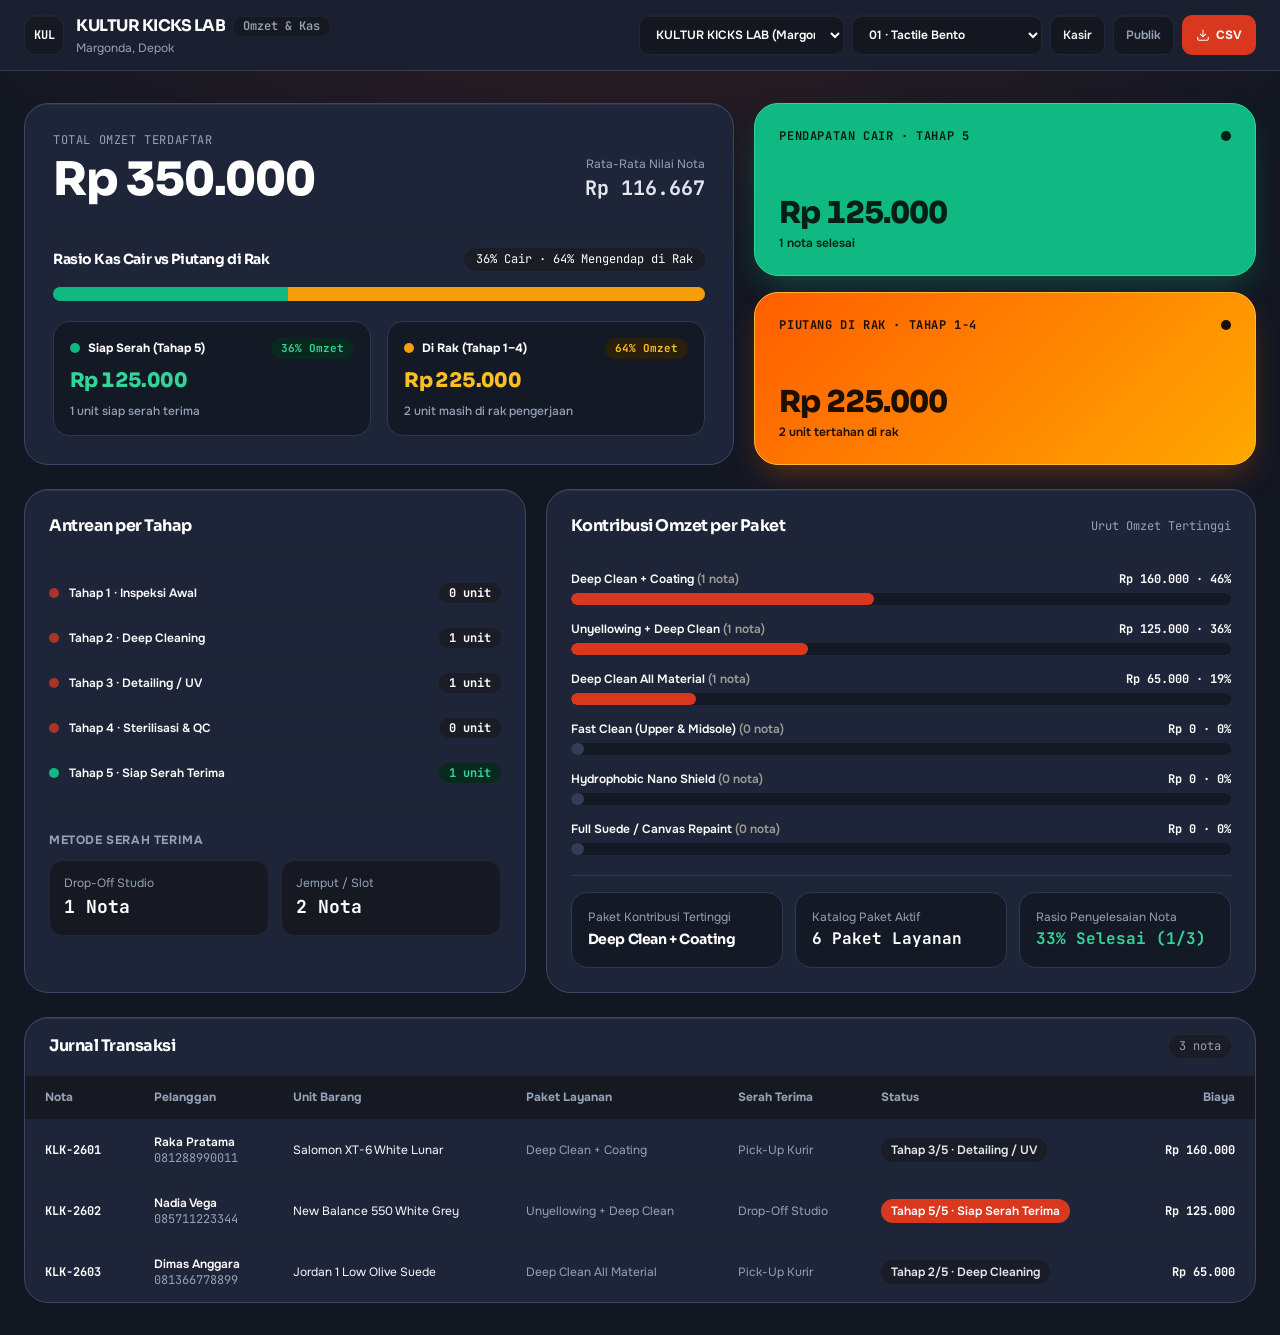
<file: analytics.html>
<!DOCTYPE html>
<html lang="id" class="dark">
<head>
  <meta charset="UTF-8" />
  <meta name="viewport" content="width=device-width, initial-scale=1.0" />
  <title id="analyticsPageTitle">Laporan Omzet Studio</title>
  <link rel="stylesheet" href="style.css" />
  <link rel="preconnect" href="https://fonts.googleapis.com">
  <link rel="preconnect" href="https://fonts.gstatic.com" crossorigin>
  <link href="https://fonts.googleapis.com/css2?family=JetBrains+Mono:wght@400;500;600;700&family=Onest:wght@400;500;600;700&family=Playfair+Display:ital,wght@0,600;0,700;0,800;1,600&family=Plus+Jakarta+Sans:wght@400;500;600;700;800&family=Sora:wght@600;700;800&family=Space+Grotesk:wght@500;600;700&display=swap" rel="stylesheet">
  <script src="service-config.js"></script>
  <!-- KUNCI LAYAR DARI ATAS AGAR TIDAK BERKEDIP KULTUR KICKS -->
  <style id="ws-instant-cloak">
    html.ws-cloak body { opacity: 0 !important; pointer-events: none !important; }
    body { transition: opacity 0.15s ease-out; }
  </style>
  <script>
    (function () {
      try {
        const params = new URLSearchParams(window.location.search);
        const urlTpl = params.get("template");
        const slug = window.getActiveMitraSlug ? window.getActiveMitraSlug() : "kultur-kicks";
        const t = window.ServiceStore && window.ServiceStore.getTenant ? window.ServiceStore.getTenant(slug) : null;
        const validUrlTpl = urlTpl && window.WORKSHOP_UI_TEMPLATES && window.WORKSHOP_UI_TEMPLATES[urlTpl] ? urlTpl : null;
        const activeTpl = window.resolveValidUiTemplate
          ? window.resolveValidUiTemplate(validUrlTpl || (t && t.uiTemplate))
          : (validUrlTpl || "tactile_bento");
        if (window.applyWorkshopTheme && t) {
          window.applyWorkshopTheme(t.themePreset, t.brandColor, activeTpl);
        } else if (window.applyWorkshopTemplate) {
          window.applyWorkshopTemplate(activeTpl);
        }
      } catch (e) {}
      const slug = window.getActiveMitraSlug ? window.getActiveMitraSlug() : "kultur-kicks";
      if (slug === "kultur-kicks") return;
      document.documentElement.classList.add("ws-cloak");
      function uncloak() { document.documentElement.classList.remove("ws-cloak"); }
      window.addEventListener("ws-cloud-synced", () => setTimeout(uncloak, 30), { once: true });
      window.addEventListener("DOMContentLoaded", () => {
        const raw = localStorage.getItem("atelier_service_engine_v4_tenants");
        const map = raw ? JSON.parse(raw) : {};
        if (map[slug]) uncloak();
        else setTimeout(uncloak, 600);
      });
    })();
  </script>
  <style>
    :root {
      --op-canvas: #08090C;
      --op-surface: #12141A;
      --op-elevated: #1A1D26;
      --op-border: #232734;
      --op-text: #F8FAFC;
      --op-muted: #94A3B8;
      --op-dim: #64748B;
      --brand: #D9381E;
      --font-display: 'Sora', 'Onest', -apple-system, sans-serif;
      --font-sans: 'Onest', -apple-system, BlinkMacSystemFont, sans-serif;
      --font-mono: 'JetBrains Mono', monospace;
    }

    * {
      box-sizing: border-box;
    }

    ::selection {
      background-color: var(--brand);
      color: #FFFFFF;
    }

    body {
      background-color: #131722 !important;
      color: #F8FAFC !important;
      font-family: var(--font-sans);
      caret-color: var(--brand);
      -webkit-font-smoothing: antialiased;
      margin: 0;
      min-height: 100vh;
      overflow-x: hidden;
    }

    body > header {
      background-color: #1A2030 !important;
      border-bottom: 1.5px solid #333D58 !important;
    }

    .an-card-surface,
    .bg-\[\#12141A\] {
      background-color: #1E2538 !important;
      border: 1.5px solid #3B4666 !important;
    }

    .an-subcard {
      background-color: #141926 !important;
      border: 1.5px solid #2E3852 !important;
      border-radius: 16px;
      padding: 16px;
    }

    .an-bar-track {
      width: 100%;
      height: 0.75rem;
      border-radius: 9999px;
      background-color: #141926;
      overflow: hidden;
    }
    .an-bar-fill {
      height: 100%;
      border-radius: 9999px;
      transition: width 300ms ease;
      background-color: var(--brand);
    }
    .an-bar-fill.is-zero {
      background-color: #333D58;
    }

    .an-delivery-card {
      border-radius: 14px;
      background-color: #161922;
      border: 1px solid #232734;
      padding: 0.875rem;
    }

    .an-stage-count-badge {
      background-color: #1A1D26;
      color: #FFFFFF;
    }
    .an-stage-count-badge.is-done {
      background-color: #08291D;
      color: #34D399;
    }

    .an-stage-badge {
      background-color: #1A1D26;
      color: #E2E8F0;
    }
    .an-stage-badge.is-done {
      background-color: var(--brand);
      color: #FFFFFF;
    }

    .font-display {
      font-family: var(--font-display);
      letter-spacing: -0.03em;
    }

    .tabular-nums {
      font-variant-numeric: tabular-nums;
    }

    .font-mono-code {
      font-family: var(--font-mono);
      font-variant-numeric: tabular-nums;
    }

    :focus-visible {
      outline: 2px solid var(--brand);
      outline-offset: 2px;
    }

    ::-webkit-scrollbar {
      width: 6px;
      height: 6px;
    }
    ::-webkit-scrollbar-track {
      background: #0B0B0D;
    }
    ::-webkit-scrollbar-thumb {
      background: #2C2C34;
      border-radius: 3px;
    }

    .an-select-tenant,
    .an-select-tpl {
      width: 100%;
      min-width: 0;
    }
    @media (min-width: 640px) {
      .an-select-tenant { width: 205px; }
      .an-select-tpl { width: 190px; }
    }

    /* ===================================================================== */
    /* TEMPLATE 02: SWISS EDITORIAL GRID (swiss_minimal)                     */
    /* Cool Architectural Slate Dark Mode: #0F172A Canvas & Crisp White CTA   */
    /* ===================================================================== */
    html[data-ui-template="swiss_minimal"] body {
      background-color: #0F172A !important;
      color: #F8FAFC !important;
      caret-color: #F8FAFC;
    }
    html[data-ui-template="swiss_minimal"] .kroma-horizon {
      background-image: none !important;
    }
    html[data-ui-template="swiss_minimal"] body > header {
      background-color: #0F172A !important;
      border-bottom: 1px solid #334155 !important;
    }
    html[data-ui-template="swiss_minimal"] .an-card-surface,
    html[data-ui-template="swiss_minimal"] .bg-\[\#12141A\] {
      background-color: #1E293B !important;
      border: 1px solid #475569 !important;
      border-radius: 6px !important;
      box-shadow: none !important;
    }
    html[data-ui-template="swiss_minimal"] .an-subcard,
    html[data-ui-template="swiss_minimal"] .an-delivery-card {
      background-color: #0F172A !important;
      border: 1px solid #475569 !important;
      border-radius: 6px !important;
    }
    html[data-ui-template="swiss_minimal"] .emerald-surface {
      background: #0B2920 !important;
      color: #A7F3D0 !important;
      border: 1px solid #047857 !important;
      border-radius: 6px !important;
      box-shadow: none !important;
    }
    html[data-ui-template="swiss_minimal"] .emerald-surface * {
      color: #A7F3D0 !important;
    }
    html[data-ui-template="swiss_minimal"] .emerald-surface span.bg-\[\#051F17\] {
      background-color: #10B981 !important;
    }
    html[data-ui-template="swiss_minimal"] .bronze-surface {
      background: #2D2011 !important;
      color: #FDE68A !important;
      border: 1px solid #92400E !important;
      border-radius: 6px !important;
      box-shadow: none !important;
    }
    html[data-ui-template="swiss_minimal"] .bronze-surface * {
      color: #FDE68A !important;
    }
    html[data-ui-template="swiss_minimal"] .bronze-surface span.bg-\[\#1C0F00\] {
      background-color: #F59E0B !important;
    }
    html[data-ui-template="swiss_minimal"] .text-white,
    html[data-ui-template="swiss_minimal"] .text-\[\#F8FAFC\],
    html[data-ui-template="swiss_minimal"] .text-\[\#F3F2EE\],
    html[data-ui-template="swiss_minimal"] .text-\[\#E2E8F0\] {
      color: #F8FAFC !important;
    }
    html[data-ui-template="swiss_minimal"] .text-\[\#CBD5E1\],
    html[data-ui-template="swiss_minimal"] .text-\[\#94A3B8\],
    html[data-ui-template="swiss_minimal"] .text-\[\#9E9D98\] {
      color: #CBD5E1 !important;
    }
    html[data-ui-template="swiss_minimal"] #anLogoBox {
      background-color: #1E293B !important;
      border: 1px solid #475569 !important;
      color: #F8FAFC !important;
      border-radius: 6px !important;
    }
    html[data-ui-template="swiss_minimal"] body > header span.rounded-full {
      background-color: #1E293B !important;
      color: #CBD5E1 !important;
      border: 1px solid #475569 !important;
      border-radius: 4px !important;
    }
    html[data-ui-template="swiss_minimal"] #anTenantSelector,
    html[data-ui-template="swiss_minimal"] #anTemplateSelector,
    html[data-ui-template="swiss_minimal"] #anAdminLink,
    html[data-ui-template="swiss_minimal"] #anPublicLink {
      background-color: #1E293B !important;
      border: 1px solid #475569 !important;
      color: #F8FAFC !important;
      border-radius: 6px !important;
    }
    html[data-ui-template="swiss_minimal"] #anAdminLink:hover,
    html[data-ui-template="swiss_minimal"] #anPublicLink:hover {
      background-color: #334155 !important;
      color: #FFFFFF !important;
    }
    html[data-ui-template="swiss_minimal"] button[onclick="exportAnalyticsCsv()"] {
      background-color: #FFFFFF !important;
      color: #0F172A !important;
      border: 1px solid #FFFFFF !important;
      border-radius: 6px !important;
    }
    html[data-ui-template="swiss_minimal"] button[onclick="exportAnalyticsCsv()"] * {
      color: #0F172A !important;
    }
    html[data-ui-template="swiss_minimal"] button[onclick="exportAnalyticsCsv()"]:hover {
      background-color: #E2E8F0 !important;
    }
    html[data-ui-template="swiss_minimal"] #cashRatioSummaryBadge,
    html[data-ui-template="swiss_minimal"] #ledgerCountBadge {
      background-color: #0F172A !important;
      color: #F8FAFC !important;
      border: 1px solid #475569 !important;
      border-radius: 4px !important;
    }
    html[data-ui-template="swiss_minimal"] .bg-\[\#1A1D26\],
    html[data-ui-template="swiss_minimal"] .an-bar-track {
      background-color: #0F172A !important;
    }
    html[data-ui-template="swiss_minimal"] .an-bar-track {
      border: 1px solid #334155 !important;
      border-radius: 4px !important;
    }
    html[data-ui-template="swiss_minimal"] .an-bar-fill {
      background-color: #FFFFFF !important;
      border-radius: 4px !important;
    }
    html[data-ui-template="swiss_minimal"] .an-bar-fill.is-zero {
      background-color: #334155 !important;
    }
    html[data-ui-template="swiss_minimal"] #ratioDonePctText {
      background-color: #0B2920 !important;
      color: #A7F3D0 !important;
      border: 1px solid #047857 !important;
      border-radius: 4px !important;
    }
    html[data-ui-template="swiss_minimal"] #ratioDoneAmountText,
    html[data-ui-template="swiss_minimal"] #anCompletionRateText {
      color: #34D399 !important;
    }
    html[data-ui-template="swiss_minimal"] #ratioStuckPctText {
      background-color: #2D2011 !important;
      color: #FDE68A !important;
      border: 1px solid #92400E !important;
      border-radius: 4px !important;
    }
    html[data-ui-template="swiss_minimal"] #ratioStuckAmountText {
      color: #FBBF24 !important;
    }
    html[data-ui-template="swiss_minimal"] .an-stage-count-badge {
      background-color: #0F172A !important;
      color: #F8FAFC !important;
      border: 1px solid #475569 !important;
      border-radius: 4px !important;
    }
    html[data-ui-template="swiss_minimal"] .an-stage-count-badge.is-done {
      background-color: #0B2920 !important;
      color: #A7F3D0 !important;
      border-color: #047857 !important;
    }
    html[data-ui-template="swiss_minimal"] .an-stage-badge {
      background-color: #0F172A !important;
      color: #CBD5E1 !important;
      border: 1px solid #475569 !important;
      border-radius: 4px !important;
    }
    html[data-ui-template="swiss_minimal"] .an-stage-badge.is-done {
      background-color: #FFFFFF !important;
      color: #0F172A !important;
      border-color: #FFFFFF !important;
    }
    html[data-ui-template="swiss_minimal"] thead tr {
      background-color: #0F172A !important;
      border-color: #334155 !important;
      color: #CBD5E1 !important;
    }
    html[data-ui-template="swiss_minimal"] .border-\[\#1E222D\],
    html[data-ui-template="swiss_minimal"] .border-\[\#2E3852\],
    html[data-ui-template="swiss_minimal"] .divide-\[\#1E222D\] > :not([hidden]) ~ :not([hidden]) {
      border-color: #334155 !important;
    }
    html[data-ui-template="swiss_minimal"] #auditLedgerBody tr:hover {
      background-color: #263348 !important;
    }

    /* ===================================================================== */
    /* TEMPLATE 03: WARM ATELIER LOOKBOOK (atelier_magazine)                 */
    /* Warm Espresso Dark Mode: #181210 Canvas, #241B17 Cards, #C87D28 Ochre */
    /* ===================================================================== */
    html[data-ui-template="atelier_magazine"] body {
      --font-display: 'Playfair Display', Georgia, 'Times New Roman', serif;
      --font-sans: 'Plus Jakarta Sans', ui-sans-serif, system-ui, sans-serif;
      background-color: #181210 !important;
      color: #FAF7F0 !important;
      caret-color: #FAF7F0;
      font-family: var(--font-sans);
    }
    html[data-ui-template="atelier_magazine"] .kroma-horizon {
      background-image: none !important;
    }
    html[data-ui-template="atelier_magazine"] h1,
    html[data-ui-template="atelier_magazine"] h2,
    html[data-ui-template="atelier_magazine"] h3,
    html[data-ui-template="atelier_magazine"] .font-display,
    html[data-ui-template="atelier_magazine"] .type-kpi-hero {
      font-family: var(--font-display) !important;
    }
    html[data-ui-template="atelier_magazine"] body > header {
      background-color: #241B17 !important;
      border-bottom: 1.5px solid #4A3830 !important;
    }
    html[data-ui-template="atelier_magazine"] .an-card-surface,
    html[data-ui-template="atelier_magazine"] .bg-\[\#12141A\] {
      background-color: #241B17 !important;
      border: 1.5px solid #4A3830 !important;
      border-radius: 8px !important;
      box-shadow: 4px 4px 0 #0D0908 !important;
    }
    html[data-ui-template="atelier_magazine"] .an-subcard,
    html[data-ui-template="atelier_magazine"] .an-delivery-card {
      background-color: #1D1512 !important;
      border: 1px solid #4A3830 !important;
      border-radius: 6px !important;
    }
    html[data-ui-template="atelier_magazine"] .emerald-surface {
      background: #142B1E !important;
      color: #B7E4C7 !important;
      border: 1.5px solid #2D6A4F !important;
      border-radius: 8px !important;
      box-shadow: 4px 4px 0 #0D0908 !important;
    }
    html[data-ui-template="atelier_magazine"] .emerald-surface * {
      color: #B7E4C7 !important;
    }
    html[data-ui-template="atelier_magazine"] .emerald-surface span.bg-\[\#051F17\] {
      background-color: #34D399 !important;
    }
    html[data-ui-template="atelier_magazine"] .bronze-surface {
      background: #332113 !important;
      color: #FDE68A !important;
      border: 1.5px solid #8A5316 !important;
      border-radius: 8px !important;
      box-shadow: 4px 4px 0 #0D0908 !important;
    }
    html[data-ui-template="atelier_magazine"] .bronze-surface * {
      color: #FDE68A !important;
    }
    html[data-ui-template="atelier_magazine"] .bronze-surface span.bg-\[\#1C0F00\] {
      background-color: #FBBF24 !important;
    }
    html[data-ui-template="atelier_magazine"] .text-white,
    html[data-ui-template="atelier_magazine"] .text-\[\#F8FAFC\],
    html[data-ui-template="atelier_magazine"] .text-\[\#F3F2EE\],
    html[data-ui-template="atelier_magazine"] .text-\[\#E2E8F0\] {
      color: #FAF7F0 !important;
    }
    html[data-ui-template="atelier_magazine"] .text-\[\#CBD5E1\],
    html[data-ui-template="atelier_magazine"] .text-\[\#94A3B8\],
    html[data-ui-template="atelier_magazine"] .text-\[\#9E9D98\] {
      color: #D6C8B8 !important;
    }
    html[data-ui-template="atelier_magazine"] #anLogoBox {
      background-color: #C87D28 !important;
      border: 1.5px solid #E6B16A !important;
      color: #181210 !important;
      border-radius: 6px !important;
      font-family: var(--font-display) !important;
    }
    html[data-ui-template="atelier_magazine"] body > header span.rounded-full {
      background-color: #1D1512 !important;
      color: #D6C8B8 !important;
      border: 1px solid #4A3830 !important;
      border-radius: 6px !important;
    }
    html[data-ui-template="atelier_magazine"] #anTenantSelector,
    html[data-ui-template="atelier_magazine"] #anTemplateSelector {
      background-color: #140F0D !important;
      border: 1.5px solid #4A3830 !important;
      color: #FAF7F0 !important;
      border-radius: 6px !important;
    }
    html[data-ui-template="atelier_magazine"] #anAdminLink,
    html[data-ui-template="atelier_magazine"] #anPublicLink {
      background-color: #2E231D !important;
      border: 1.5px solid #4A3830 !important;
      color: #FAF7F0 !important;
      border-radius: 6px !important;
    }
    html[data-ui-template="atelier_magazine"] #anAdminLink:hover,
    html[data-ui-template="atelier_magazine"] #anPublicLink:hover {
      background-color: #3B2D26 !important;
      color: #FFFFFF !important;
    }
    html[data-ui-template="atelier_magazine"] button[onclick="exportAnalyticsCsv()"] {
      background-color: #C87D28 !important;
      border: 1.5px solid #E6B16A !important;
      border-radius: 6px !important;
      box-shadow: 2px 2px 0 #0D0908 !important;
      color: #181210 !important;
    }
    html[data-ui-template="atelier_magazine"] button[onclick="exportAnalyticsCsv()"] * {
      color: #181210 !important;
    }
    html[data-ui-template="atelier_magazine"] button[onclick="exportAnalyticsCsv()"]:hover {
      background-color: #D9933B !important;
    }
    html[data-ui-template="atelier_magazine"] #cashRatioSummaryBadge,
    html[data-ui-template="atelier_magazine"] #ledgerCountBadge {
      background-color: #1D1512 !important;
      color: #FAF7F0 !important;
      border: 1px solid #4A3830 !important;
      border-radius: 6px !important;
    }
    html[data-ui-template="atelier_magazine"] .bg-\[\#1A1D26\] {
      background-color: #1D1512 !important;
    }
    html[data-ui-template="atelier_magazine"] .an-bar-track {
      background-color: #1D1512 !important;
      border: 1px solid #4A3830 !important;
      border-radius: 4px !important;
    }
    html[data-ui-template="atelier_magazine"] .an-bar-fill {
      background-color: #C87D28 !important;
      border-radius: 4px !important;
    }
    html[data-ui-template="atelier_magazine"] .an-bar-fill.is-zero {
      background-color: #4A3830 !important;
    }
    html[data-ui-template="atelier_magazine"] #ratioDonePctText {
      background-color: #142B1E !important;
      color: #B7E4C7 !important;
      border: 1px solid #2D6A4F !important;
      border-radius: 4px !important;
    }
    html[data-ui-template="atelier_magazine"] #ratioDoneAmountText,
    html[data-ui-template="atelier_magazine"] #anCompletionRateText {
      color: #6EE7B7 !important;
    }
    html[data-ui-template="atelier_magazine"] #ratioStuckPctText {
      background-color: #332113 !important;
      color: #FDE68A !important;
      border: 1px solid #8A5316 !important;
      border-radius: 4px !important;
    }
    html[data-ui-template="atelier_magazine"] #ratioStuckAmountText {
      color: #FBBF24 !important;
    }
    html[data-ui-template="atelier_magazine"] .an-stage-count-badge {
      background-color: #1D1512 !important;
      color: #FAF7F0 !important;
      border: 1px solid #4A3830 !important;
      border-radius: 6px !important;
    }
    html[data-ui-template="atelier_magazine"] .an-stage-count-badge.is-done {
      background-color: #142B1E !important;
      color: #B7E4C7 !important;
      border-color: #2D6A4F !important;
    }
    html[data-ui-template="atelier_magazine"] .an-stage-badge {
      background-color: #1D1512 !important;
      color: #D6C8B8 !important;
      border: 1px solid #4A3830 !important;
      border-radius: 6px !important;
    }
    html[data-ui-template="atelier_magazine"] .an-stage-badge.is-done {
      background-color: #C87D28 !important;
      color: #181210 !important;
      border-color: #E6B16A !important;
    }
    html[data-ui-template="atelier_magazine"] thead tr {
      background-color: #1D1512 !important;
      border-color: #4A3830 !important;
      color: #D6C8B8 !important;
    }
    html[data-ui-template="atelier_magazine"] .border-\[\#1E222D\],
    html[data-ui-template="atelier_magazine"] .border-\[\#2E3852\],
    html[data-ui-template="atelier_magazine"] .divide-\[\#1E222D\] > :not([hidden]) ~ :not([hidden]) {
      border-color: #4A3830 !important;
    }
    html[data-ui-template="atelier_magazine"] #auditLedgerBody tr:hover {
      background-color: #2E231D !important;
    }
  </style>
</head>
<body class="kroma-horizon min-h-screen flex flex-col bg-[#08090C] text-[#F8FAFC]">

  <!-- OBSIDIAN ARCHITECTURAL HEADER -->
  <header class="sticky top-0 z-30 border-b border-[#1E222D] bg-[#08090C]/90 backdrop-blur-md">
    <div class="max-w-[1340px] mx-auto px-4 sm:px-6 py-3.5 flex flex-col lg:flex-row lg:items-center justify-between gap-3">
      <div class="flex items-center gap-3 min-w-0">
        <div id="anLogoBox" class="w-10 h-10 rounded-[12px] bg-[#161922] border border-[#232734] font-mono-code font-bold text-xs text-white flex items-center justify-center shrink-0 overflow-hidden">
          KLK
        </div>
        <div class="min-w-0">
          <div class="flex flex-wrap items-center gap-2">
            <h1 id="anBrandTitle" class="font-display font-bold text-sm sm:text-base tracking-tight text-white truncate">KULTUR KICKS LAB</h1>
            <span class="px-2.5 py-0.5 rounded-full text-xs font-mono-code font-semibold bg-[#161922] text-[#94A3B8]">Omzet &amp; Kas</span>
          </div>
          <p id="anBranchText" class="text-xs text-[#94A3B8] mt-0.5 truncate">Margonda, Depok</p>
        </div>
      </div>

      <div class="w-full lg:w-auto flex flex-col sm:flex-row sm:flex-wrap items-stretch sm:items-center gap-2 min-w-0">
        <div class="an-select-tenant min-w-0">
          <label for="anTenantSelector" class="sr-only">Pilih Mitra</label>
          <select
            id="anTenantSelector"
            onchange="switchAnalyticsTenant(this.value)"
            class="w-full min-w-0 max-w-full h-10 px-3 rounded-[10px] bg-[#14171F] border border-[#232734] text-xs font-semibold text-white focus:outline-none cursor-pointer"
          ></select>
        </div>

        <div class="an-select-tpl min-w-0">
          <label for="anTemplateSelector" class="sr-only">Pilih Template UI</label>
          <select
            id="anTemplateSelector"
            onchange="switchAnalyticsTemplate(this.value)"
            class="w-full min-w-0 max-w-full h-10 px-3 rounded-[10px] bg-[#14171F] border border-[#232734] text-xs font-semibold text-white focus:outline-none cursor-pointer"
          >
            <option value="tactile_bento">01 · Tactile Bento</option>
            <option value="swiss_minimal">02 · Swiss Editorial</option>
            <option value="atelier_magazine">03 · Warm Atelier</option>
          </select>
        </div>

        <div class="grid grid-cols-3 sm:flex items-center gap-2">
          <a id="anAdminLink" href="admin.html" class="h-10 px-3 rounded-[10px] bg-[#14171F] hover:bg-[#1E222D] border border-[#232734] text-xs font-semibold text-[#F3F2EE] inline-flex items-center justify-center transition-colors">
            Kasir
          </a>

          <a id="anPublicLink" href="index.html" class="h-10 px-3 rounded-[10px] bg-[#14171F] hover:bg-[#1E222D] border border-[#232734] text-xs font-semibold text-[#94A3B8] hover:text-white inline-flex items-center justify-center transition-colors">
            Publik
          </a>

          <button
            type="button"
            onclick="exportAnalyticsCsv()"
            style="background-color: var(--brand);"
            class="h-10 px-3.5 rounded-[10px] hover:opacity-95 text-white text-xs font-bold inline-flex items-center justify-center gap-1.5 transition-opacity cursor-pointer"
          >
            <svg class="w-3.5 h-3.5 shrink-0" viewBox="0 0 24 24" fill="none" stroke="currentColor" stroke-width="1.75"><path d="M21 15v4a2 2 0 0 1-2 2H5a2 2 0 0 1-2-2v-4"/><polyline points="7 10 12 15 17 10"/><line x1="12" x2="12" y1="15" y2="3"/></svg>
            <span>CSV</span>
          </button>
        </div>
      </div>
    </div>
  </header>

  <main class="flex-1 max-w-[1340px] w-full mx-auto px-4 sm:px-6 py-6 sm:py-8 space-y-6">

    <!-- REF 2 KROMA ASYMMETRIC FINANCIAL TELEMETRY BAND (HERO OMZET + SATURATED SIGNAL PANELS) -->
    <section aria-label="Ringkasan Keuangan Studio" class="grid grid-cols-1 lg:grid-cols-12 gap-5 items-stretch">

      <!-- Left 7 Cols: Hero Total Omzet + Avg Ticket + Cash Ratio Split Bar -->
      <div class="an-card-surface lg:col-span-7 bg-[#12141A] rounded-[24px] border border-[#232734] p-6 sm:p-7 flex flex-col justify-between gap-6 min-w-0">
        <div class="flex flex-col sm:flex-row sm:items-end justify-between gap-4">
          <div class="min-w-0">
            <div class="font-mono-code text-xs uppercase tracking-wider text-[#94A3B8]">Total Omzet Terdaftar</div>
            <div id="metricGrossRev" class="type-kpi-hero text-white mt-2">Rp 0</div>
          </div>
          <div class="sm:text-right shrink-0">
            <div class="text-xs text-[#94A3B8]">Rata-Rata Nilai Nota</div>
            <div id="metricAvgTicket" class="font-mono-code text-lg sm:text-xl font-bold text-[#E2E8F0] mt-0.5 tabular-nums">Rp -</div>
          </div>
        </div>

        <!-- Integrated Kas Cair vs Mengendap Split Track -->
        <div class="pt-5 border-t border-[#1E222D] space-y-4">
          <div class="flex flex-wrap items-center justify-between gap-2">
            <span class="font-display text-sm font-bold text-white">Rasio Kas Cair vs Piutang di Rak</span>
            <span id="cashRatioSummaryBadge" class="font-mono-code text-xs px-3 py-1 rounded-full bg-[#1A1D26] text-white tabular-nums">
              0% Cair · 0% di Rak
            </span>
          </div>

          <div class="w-full h-3.5 rounded-full bg-[#1A1D26] overflow-hidden flex">
            <div id="cashLiquidBar" style="width: 50%; background-color: #10B981;" class="h-full transition-all duration-300"></div>
            <div id="cashStuckBar" style="width: 50%; background-color: #F59E0B;" class="h-full transition-all duration-300"></div>
          </div>

          <div class="grid grid-cols-1 sm:grid-cols-2 gap-4 pt-1">
            <div class="an-subcard flex flex-col justify-between gap-2">
              <div class="flex items-center justify-between gap-2">
                <span class="font-bold text-xs text-white inline-flex items-center gap-2 whitespace-nowrap">
                  <span class="w-2.5 h-2.5 rounded-full bg-[#10B981] shrink-0"></span>
                  <span>Siap Serah (Tahap 5)</span>
                </span>
                <span id="ratioDonePctText" class="font-mono-code text-[11px] font-bold px-2.5 py-0.5 rounded-full bg-[#08291D] text-[#34D399] tabular-nums shrink-0">0% Omzet</span>
              </div>
              <div id="ratioDoneAmountText" class="font-display text-lg sm:text-xl font-extrabold text-[#34D399] tabular-nums">Rp 0</div>
              <div id="ratioDoneCountText" class="text-xs font-medium text-[#94A3B8]">0 unit siap serah terima</div>
            </div>

            <div class="an-subcard flex flex-col justify-between gap-2">
              <div class="flex items-center justify-between gap-2">
                <span class="font-bold text-xs text-white inline-flex items-center gap-2 whitespace-nowrap">
                  <span class="w-2.5 h-2.5 rounded-full bg-[#F59E0B] shrink-0"></span>
                  <span>Di Rak (Tahap 1–4)</span>
                </span>
                <span id="ratioStuckPctText" class="font-mono-code text-[11px] font-bold px-2.5 py-0.5 rounded-full bg-[#2A1F0A] text-[#FBBF24] tabular-nums shrink-0">0% Omzet</span>
              </div>
              <div id="ratioStuckAmountText" class="font-display text-lg sm:text-xl font-extrabold text-[#FBBF24] tabular-nums">Rp 0</div>
              <div id="ratioStuckCountText" class="text-xs font-medium text-[#94A3B8]">0 unit masih di rak pengerjaan</div>
            </div>
          </div>
        </div>
      </div>

      <!-- Right 5 Cols: Saturated Emerald & Warm Bronze Signal Surfaces -->
      <div class="lg:col-span-5 grid grid-cols-1 sm:grid-cols-2 lg:grid-cols-1 gap-4">
        <div class="emerald-surface rounded-[22px] p-6 flex flex-col justify-between gap-3">
          <div class="flex items-center justify-between gap-2">
            <span class="font-mono-code text-xs font-bold uppercase tracking-wider">Pendapatan Cair · Tahap 5</span>
            <span class="w-2.5 h-2.5 rounded-full bg-[#051F17] shrink-0"></span>
          </div>
          <div>
            <div id="metricCompletedRev" class="font-display text-2xl sm:text-3xl font-extrabold tracking-tight tabular-nums">Rp 0</div>
            <div id="metricCompletedSub" class="text-xs font-semibold mt-1">0 nota selesai</div>
          </div>
        </div>

        <div class="bronze-surface rounded-[22px] p-6 flex flex-col justify-between gap-3">
          <div class="flex items-center justify-between gap-2">
            <span class="font-mono-code text-xs font-bold uppercase tracking-wider">Piutang di Rak · Tahap 1-4</span>
            <span class="w-2.5 h-2.5 rounded-full bg-[#1C0F00] shrink-0"></span>
          </div>
          <div>
            <div id="metricPipelineRev" class="font-display text-2xl sm:text-3xl font-extrabold tracking-tight tabular-nums">Rp 0</div>
            <div id="metricPipelineSub" class="text-xs font-semibold mt-1">0 unit aktif</div>
          </div>
        </div>
      </div>

    </section>

    <!-- ASYMMETRIC 5:7 BREAKDOWN PANELS -->
    <div class="grid grid-cols-1 lg:grid-cols-12 gap-5 items-stretch">
      <section class="an-card-surface lg:col-span-5 bg-[#12141A] rounded-[24px] border border-[#232734] p-5 sm:p-6 space-y-5 min-w-0 h-full">
        <div class="pb-3 border-b border-[#1E222D]">
          <h2 class="font-display text-base font-bold tracking-tight text-white">Antrean per Tahap</h2>
        </div>

        <div id="stageDistributionList" class="divide-y divide-[#1E222D]"></div>

        <div class="pt-4 border-t border-[#1E222D]">
          <h3 class="text-xs font-bold uppercase tracking-wider text-[#94A3B8] mb-3">Metode Serah Terima</h3>
          <div id="deliverySplitMount" class="grid grid-cols-1 sm:grid-cols-2 gap-3"></div>
        </div>
      </section>

      <section class="an-card-surface lg:col-span-7 bg-[#12141A] rounded-[24px] border border-[#232734] p-5 sm:p-6 flex flex-col justify-between gap-5 min-w-0 h-full">
        <div class="space-y-5">
          <div class="pb-3 border-b border-[#1E222D] flex items-center justify-between gap-2">
            <h2 class="font-display text-base font-bold tracking-tight text-white">Kontribusi Omzet per Paket</h2>
            <span class="font-mono-code text-xs text-[#94A3B8]">Urut Omzet Tertinggi</span>
          </div>

          <div id="serviceRevenueBars" class="space-y-4"></div>
        </div>

        <div class="pt-4 border-t border-[#2E3852] grid grid-cols-1 sm:grid-cols-3 gap-3">
          <div class="an-subcard min-w-0">
            <div class="text-xs text-[#94A3B8]">Paket Kontribusi Tertinggi</div>
            <div id="anTopServiceLabel" class="font-display text-xs sm:text-sm font-bold text-white mt-1 truncate">-</div>
          </div>
          <div class="an-subcard min-w-0">
            <div class="text-xs text-[#94A3B8]">Katalog Paket Aktif</div>
            <div id="anActiveCatalogCount" class="font-mono-code text-base font-bold text-white mt-0.5 tabular-nums">0 Paket</div>
          </div>
          <div class="an-subcard min-w-0">
            <div class="text-xs text-[#94A3B8]">Rasio Penyelesaian Nota</div>
            <div id="anCompletionRateText" class="font-mono-code text-base font-bold text-[#34D399] mt-0.5 tabular-nums">0% Selesai</div>
          </div>
        </div>
      </section>
    </div>

    <!-- FULL AUDIT LEDGER TABLE -->
    <section class="an-card-surface bg-[#12141A] rounded-[24px] border border-[#232734] overflow-hidden">
      <div class="px-5 sm:px-6 py-4 border-b border-[#1E222D] flex flex-wrap items-center justify-between gap-2">
        <h2 class="font-display text-base font-bold tracking-tight text-white">Jurnal Transaksi</h2>
        <span id="ledgerCountBadge" class="font-mono-code text-xs px-2.5 py-1 rounded-full bg-[#1A1D26] text-[#94A3B8]">0 nota</span>
      </div>

      <div class="overflow-x-auto">
        <table class="w-full text-left border-collapse">
          <thead class="hidden md:table-header-group">
            <tr class="border-b border-[#1E222D] bg-[#161922] text-xs font-semibold text-[#94A3B8]">
              <th class="py-3.5 px-5">Nota</th>
              <th class="py-3.5 px-4">Pelanggan</th>
              <th class="py-3.5 px-4">Unit Barang</th>
              <th class="py-3.5 px-4">Paket Layanan</th>
              <th class="py-3.5 px-4">Serah Terima</th>
              <th class="py-3.5 px-4">Status</th>
              <th class="py-3.5 px-5 text-right">Biaya</th>
            </tr>
          </thead>
          <tbody id="auditLedgerBody" class="divide-y divide-[#1E222D] text-xs"></tbody>
        </table>
      </div>
    </section>

  </main>

  <script>
    let currentSlug = window.getActiveMitraSlug();
    let currentTenant = null;

    function escapeHtml(val) {
      const shared = window.ServiceStore && window.ServiceStore.escapeHtml;
      if (typeof shared === "function" && shared !== escapeHtml) {
        return shared(val);
      }
      return String(val == null ? "" : val)
        .replace(/&/g, "&amp;")
        .replace(/</g, "&lt;")
        .replace(/>/g, "&gt;")
        .replace(/"/g, "&quot;")
        .replace(/'/g, "&#39;");
    }

    function sanitizeUrl(rawUrl, fallbackUrl) {
      const shared = window.ServiceStore && window.ServiceStore.sanitizeUrl;
      if (typeof shared === "function" && shared !== sanitizeUrl) {
        return shared(rawUrl, fallbackUrl);
      }
      const fb = typeof fallbackUrl === "string" ? fallbackUrl : "";
      if (typeof rawUrl !== "string") return fb;
      const trimmed = rawUrl.trim();
      if (!trimmed || /[\u0000-\u001F\u007F]/.test(trimmed)) return fb;
      if (/^data:/i.test(trimmed)) {
        return /^data:image\/(png|jpeg|jpg|webp|gif|avif)(?:;[a-z0-9=._+-]+)*(?:;base64)?,[a-z0-9+/=]+$/i.test(trimmed) ? trimmed : fb;
      }
      if (/^(https?|blob):/i.test(trimmed)) return trimmed;
      if (/^(?:\/\/|\/\\|\\\/|\\)/.test(trimmed) || trimmed.split(/[/?#]/)[0].includes(":")) return fb;
      return /^(?:\/(?!\/)|\.\/|\.\.\/|\?|#|[a-zA-Z0-9_-])/.test(trimmed) ? trimmed : fb;
    }

    function getAnalyticsTemplateSuffix() {
      try {
        const urlTpl = new URLSearchParams(window.location.search).get("template");
        if (urlTpl && window.WORKSHOP_UI_TEMPLATES && window.WORKSHOP_UI_TEMPLATES[urlTpl]) {
          return `&template=${encodeURIComponent(urlTpl)}`;
        }
      } catch (e) {}
      return "";
    }

    function getScopedAnalyticsOrders() {
      const rawOrders = (currentTenant && Array.isArray(currentTenant.orders)) ? currentTenant.orders : [];
      const isTenantAdmin = Boolean(
        window.ServiceStore &&
        window.ServiceStore.isAdminForTenant &&
        window.ServiceStore.isAdminForTenant(currentTenant ? currentTenant.slug : currentSlug)
      );
      if (isTenantAdmin) return rawOrders;
      return rawOrders.filter(o => o && String(o.id || "").startsWith("ord-"));
    }

    function sanitizeCsvCell(val) {
      const s = String(val == null ? "" : val).replace(/"/g, '""');
      const safe = /^[=+\-@\t\r]/.test(s) ? `'${s}` : s;
      return `"${safe}"`;
    }

    let analyticsCloudGuardState = { checked: false, allowed: true };

    function isAnalyticsDemoMode() {
      try {
        const p = new URLSearchParams(window.location.search);
        return p.get("demo") === "1" || p.get("mode") === "demo";
      } catch (e) {
        return false;
      }
    }

    function showAnalyticsAuthLockBanner() {
      const mainEl = document.querySelector("main");
      if (!mainEl) return;
      Array.from(mainEl.children).forEach(ch => {
        if (ch.id !== "anCloudAuthBanner") ch.classList.add("hidden");
      });
      if (document.getElementById("anCloudAuthBanner")) return;
      const box = document.createElement("div");
      box.id = "anCloudAuthBanner";
      box.className = "an-card-surface bg-[#12141A] rounded-[24px] border border-[#232734] p-6 sm:p-8 max-w-lg mx-auto my-8 space-y-4 text-center";
      box.innerHTML = `
        <h2 class="font-display text-lg font-bold text-white">Autentikasi Diperlukan</h2>
        <p class="text-xs text-[#94A3B8] leading-relaxed">
          Laporan omzet dan data kontak pelanggan hanya dapat dibuka setelah login sebagai Kasir atau Super Admin di panel operasional.
        </p>
        <div class="flex flex-wrap items-center justify-center gap-2.5 pt-2">
          <a href="admin.html" class="h-10 px-5 rounded-[10px] bg-[var(--brand)] text-white text-xs font-bold inline-flex items-center justify-center">
            Login via Panel Kasir
          </a>
          <a href="analytics.html?mitra=${encodeURIComponent(currentSlug)}&demo=1" class="h-10 px-4 rounded-[10px] bg-[#14171F] border border-[#232734] text-xs font-semibold text-[#F3F2EE] inline-flex items-center justify-center">
            Buka Mode Demo Sandbox
          </a>
        </div>
      `;
      mainEl.appendChild(box);
    }

    async function initAnalyticsPage() {
      if (
        window.ServiceStore &&
        typeof window.ServiceStore.ensureAdminSessionForTenant === "function" &&
        window.__wsIsAuthenticated !== true
      ) {
        try {
          await window.ServiceStore.ensureAdminSessionForTenant(window.getActiveMitraSlug());
        } catch (e) {}
      }

      const isConfigured = window.isSupabaseConfigured && window.isSupabaseConfigured();
      if (isConfigured && !isAnalyticsDemoMode() && window.__wsIsAuthenticated !== true) {
        analyticsCloudGuardState = { checked: true, allowed: false };
        const prelimTenant = window.ServiceStore.getTenant(window.getActiveMitraSlug());
        if (prelimTenant) {
          const activeTpl = window.resolveValidUiTemplate
            ? window.resolveValidUiTemplate(prelimTenant.uiTemplate)
            : "tactile_bento";
          window.applyWorkshopTheme(prelimTenant.themePreset, prelimTenant.brandColor, activeTpl);
        }
        const tbody = document.getElementById("auditLedgerBody");
        if (tbody) tbody.innerHTML = "";
        showAnalyticsAuthLockBanner();
        return;
      }

      analyticsCloudGuardState = { checked: true, allowed: true };
      document.getElementById("anCloudAuthBanner")?.remove();
      const mainEl = document.querySelector("main");
      if (mainEl) {
        Array.from(mainEl.children).forEach(ch => ch.classList.remove("hidden"));
      }

      if (
        window.__wsIsAuthenticated === true &&
        window.__wsCurrentRole === "owner" &&
        window.__wsCurrentTenantSlug
      ) {
        currentSlug = window.__wsCurrentTenantSlug;
        localStorage.setItem("active_mitra_slug", currentSlug);
      } else {
        currentSlug = window.getActiveMitraSlug();
      }
      currentTenant = window.ServiceStore.getTenant(currentSlug);
      if (!currentTenant) return;

      const params = new URLSearchParams(window.location.search);
      const urlTpl = params.get("template");
      const validUrlTpl = urlTpl && window.WORKSHOP_UI_TEMPLATES && window.WORKSHOP_UI_TEMPLATES[urlTpl] ? urlTpl : null;
      const activeTpl = window.resolveValidUiTemplate
        ? window.resolveValidUiTemplate(validUrlTpl || currentTenant.uiTemplate)
        : (validUrlTpl || "tactile_bento");
      window.applyWorkshopTheme(currentTenant.themePreset, currentTenant.brandColor, activeTpl);
      renderHeaderAndLinks();
      renderMetricsAndCharts();
      renderAuditLedger();
    }

    function renderHeaderAndLinks() {
      const initials = currentTenant.name.replace(/[^A-Za-z]/g, "").slice(0, 3).toUpperCase() || "LAB";
      document.getElementById("analyticsPageTitle").textContent = `Laporan · ${currentTenant.name}`;
      const logoBox = document.getElementById("anLogoBox");
      const safeLogoUrl = sanitizeUrl(currentTenant.logoUrl);
      if (safeLogoUrl) {
        logoBox.innerHTML = `<img src="${escapeHtml(safeLogoUrl)}" alt="${escapeHtml(currentTenant.name)}" class="w-full h-full object-cover" data-initials="${escapeHtml(initials)}" onerror="this.parentElement.textContent=this.getAttribute('data-initials')" />`;
      } else {
        logoBox.textContent = initials;
      }
      document.getElementById("anBrandTitle").textContent = currentTenant.name;
      document.getElementById("anBranchText").textContent = currentTenant.branch;

      const all = window.ServiceStore.getAllTenants();
      const sel = document.getElementById("anTenantSelector");
      sel.innerHTML = all.map(t => `<option value="${escapeHtml(t.slug)}" ${t.slug === currentTenant.slug ? "selected" : ""}>${escapeHtml(t.name)} (${escapeHtml(t.branch)})</option>`).join("");
      if (
        sel &&
        window.__wsIsAuthenticated === true &&
        window.__wsCurrentRole === "owner" &&
        window.__wsCurrentTenantSlug
      ) {
        sel.classList.add("hidden");
      } else if (sel) {
        sel.classList.remove("hidden");
      }

      const params = new URLSearchParams(window.location.search);
      const urlTpl = params.get("template");
      const validUrlTpl = urlTpl && window.WORKSHOP_UI_TEMPLATES && window.WORKSHOP_UI_TEMPLATES[urlTpl] ? urlTpl : null;
      const activeTpl = window.resolveValidUiTemplate
        ? window.resolveValidUiTemplate(validUrlTpl || currentTenant.uiTemplate)
        : (validUrlTpl || "tactile_bento");
      const tplSel = document.getElementById("anTemplateSelector");
      if (tplSel) tplSel.value = activeTpl;

      const q = `?mitra=${encodeURIComponent(currentTenant.slug)}${getAnalyticsTemplateSuffix()}`;
      document.getElementById("anAdminLink").href = sanitizeUrl(`admin.html${q}`, "admin.html");
      document.getElementById("anPublicLink").href = sanitizeUrl(`index.html${q}`, "index.html");
    }

    function switchAnalyticsTenant(newSlug) {
      if (
        window.__wsIsAuthenticated === true &&
        window.__wsCurrentRole === "owner" &&
        window.__wsCurrentTenantSlug &&
        newSlug !== window.__wsCurrentTenantSlug
      ) {
        newSlug = window.__wsCurrentTenantSlug;
      }
      localStorage.setItem("active_mitra_slug", newSlug);
      const url = new URL(window.location.href);
      url.searchParams.set("mitra", newSlug);
      url.searchParams.delete("template");
      window.history.replaceState({}, "", url.toString());
      initAnalyticsPage();
    }

    function switchAnalyticsTemplate(tplKey) {
      if (!currentTenant) return;
      const validTpl = window.resolveValidUiTemplate
        ? window.resolveValidUiTemplate(tplKey, currentTenant.uiTemplate)
        : (tplKey || "tactile_bento");
      window.ServiceStore.saveTenantProfile(currentSlug, { uiTemplate: validTpl });
      const url = new URL(window.location.href);
      if (url.searchParams.has("template")) {
        url.searchParams.delete("template");
        window.history.replaceState({}, "", url.toString());
      }
      initAnalyticsPage();
    }

    function renderMetricsAndCharts() {
      const orders = getScopedAnalyticsOrders();
      const nicheDef = window.NICHE_DEFINITIONS[currentTenant.niche] || window.NICHE_DEFINITIONS.sneakers_care;
      const steps = nicheDef.steps;

      const gross = orders.reduce((s, o) => s + (Number(o.price) || 0), 0);
      const doneOrders = orders.filter(o => Number(o.stepIndex) === 5);
      const pipeOrders = orders.filter(o => Number(o.stepIndex) < 5);

      const doneRev = doneOrders.reduce((s, o) => s + (Number(o.price) || 0), 0);
      const pipeRev = pipeOrders.reduce((s, o) => s + (Number(o.price) || 0), 0);
      const avgTicket = orders.length > 0 ? Math.round(gross / orders.length) : 0;

      document.getElementById("metricGrossRev").textContent = window.formatRupiah(gross);
      document.getElementById("metricCompletedRev").textContent = window.formatRupiah(doneRev);
      document.getElementById("metricCompletedSub").textContent = `${doneOrders.length} nota selesai`;
      document.getElementById("metricPipelineRev").textContent = window.formatRupiah(pipeRev);
      document.getElementById("metricPipelineSub").textContent = `${pipeOrders.length} unit tertahan di rak`;
      document.getElementById("metricAvgTicket").textContent = window.formatRupiah(avgTicket);

      // Fix #6: Visualisasi Rasio Kas Cair vs Piutang Mengendap di Rak
      const donePct = gross > 0 ? Math.round((doneRev / gross) * 100) : 0;
      const stuckPct = gross > 0 ? (100 - donePct) : 0;

      document.getElementById("cashRatioSummaryBadge").textContent = `${donePct}% Cair · ${stuckPct}% Mengendap di Rak`;
      document.getElementById("cashLiquidBar").style.width = `${donePct}%`;
      document.getElementById("cashStuckBar").style.width = `${stuckPct}%`;

      document.getElementById("ratioDoneCountText").textContent = `${doneOrders.length} unit siap serah terima`;
      document.getElementById("ratioDoneAmountText").textContent = window.formatRupiah(doneRev);
      document.getElementById("ratioDonePctText").textContent = `${donePct}% Omzet`;

      document.getElementById("ratioStuckCountText").textContent = `${pipeOrders.length} unit masih di rak pengerjaan`;
      document.getElementById("ratioStuckAmountText").textContent = window.formatRupiah(pipeRev);
      document.getElementById("ratioStuckPctText").textContent = `${stuckPct}% Omzet`;

      const srvMap = {};
      (currentTenant.services || []).forEach(s => {
        if (s && s.name) srvMap[s.name] = { count: 0, rev: 0 };
      });
      orders.forEach(o => {
        const key = o.serviceName || "Layanan Lain";
        if (!srvMap[key]) srvMap[key] = { count: 0, rev: 0 };
        srvMap[key].count += 1;
        srvMap[key].rev += Number(o.price) || 0;
      });

      const srvEntries = Object.entries(srvMap).sort((a, b) => (b[1].rev - a[1].rev) || (b[1].count - a[1].count));
      const barsMount = document.getElementById("serviceRevenueBars");
      if (srvEntries.length === 0) {
        barsMount.innerHTML = `<div class="text-xs text-[#9E9D98]">Belum ada transaksi.</div>`;
      } else {
        barsMount.innerHTML = srvEntries.map(([name, stat]) => {
          const pct = gross > 0 ? Math.round((stat.rev / gross) * 100) : 0;
          const isZero = pct === 0;
          const barWidth = isZero ? "2%" : `${Math.max(pct, 8)}%`;
          return `
            <div class="space-y-1.5">
              <div class="flex flex-wrap items-center justify-between gap-2 text-xs">
                <span class="font-semibold text-white">${escapeHtml(name)} <span class="text-[#9E9D98]">(${stat.count} nota)</span></span>
                <span class="font-mono-code font-bold text-white">${window.formatRupiah(stat.rev)} · ${pct}%</span>
              </div>
              <div class="an-bar-track">
                <div class="an-bar-fill ${isZero ? "is-zero" : ""}" style="width: ${barWidth};"></div>
              </div>
            </div>
          `;
        }).join("");
      }

      const topLabelEl = document.getElementById("anTopServiceLabel");
      const activeCatEl = document.getElementById("anActiveCatalogCount");
      const compRateEl = document.getElementById("anCompletionRateText");
      if (topLabelEl) {
        topLabelEl.textContent = srvEntries[0] && srvEntries[0][1].rev > 0 ? srvEntries[0][0] : "Belum ada transaksi";
      }
      if (activeCatEl) {
        activeCatEl.textContent = `${Object.keys(srvMap).length} Paket Layanan`;
      }
      if (compRateEl) {
        compRateEl.textContent = `${orders.length > 0 ? Math.round((doneOrders.length / orders.length) * 100) : 0}% Selesai (${doneOrders.length}/${orders.length})`;
      }

      const stageMount = document.getElementById("stageDistributionList");
      stageMount.innerHTML = steps.map(s => {
        const stepNum = Math.min(Math.max(Number(s.step) || 1, 1), 5);
        const count = orders.filter(o => Number(o.stepIndex) === stepNum).length;
        const isStage5 = stepNum === 5;
        return `
          <div class="py-3 flex items-center justify-between gap-3">
            <div class="flex items-center gap-2.5 min-w-0">
              <span class="w-2.5 h-2.5 rounded-full shrink-0" style="${isStage5 ? 'background-color: #10B981;' : 'background-color: var(--brand); opacity: 0.75;'}"></span>
              <span class="text-xs font-semibold text-white truncate">Tahap ${stepNum} · ${escapeHtml(s.label)}</span>
            </div>
            <span class="an-stage-count-badge font-mono-code text-xs font-bold px-2.5 py-0.5 rounded-full ${isStage5 ? 'is-done' : ''} shrink-0 tabular-nums">${count} unit</span>
          </div>
        `;
      }).join("");

      const dropCount = orders.filter(o => /drop|antar sendiri|outlet|workshop|walk-in|bengkel/i.test(o.deliveryType || "")).length;
      const pickCount = orders.length - dropCount;
      document.getElementById("deliverySplitMount").innerHTML = `
        <div class="an-delivery-card">
          <div class="text-xs text-[#94A3B8]">Drop-Off Studio</div>
          <div class="font-mono-code text-lg font-bold text-white mt-0.5 tabular-nums">${dropCount} Nota</div>
        </div>
        <div class="an-delivery-card">
          <div class="text-xs text-[#94A3B8]">Jemput / Slot</div>
          <div class="font-mono-code text-lg font-bold text-white mt-0.5 tabular-nums">${pickCount} Nota</div>
        </div>
      `;
    }

    function renderAuditLedger() {
      const orders = getScopedAnalyticsOrders();
      const nicheDef = window.NICHE_DEFINITIONS[currentTenant.niche] || window.NICHE_DEFINITIONS.sneakers_care;
      document.getElementById("ledgerCountBadge").textContent = `${orders.length} nota`;

      const tbody = document.getElementById("auditLedgerBody");
      tbody.innerHTML = orders.map(o => {
        const curStep = Math.min(Math.max(Number(o.stepIndex) || 1, 1), 5);
        const stepMeta = nicheDef.steps[curStep - 1] || nicheDef.steps[0];
        const isDone = curStep === 5;
        return `
          <tr class="block md:table-row p-4 md:p-0 space-y-2 md:space-y-0 hover:bg-[#1A1D26]/60 transition-colors">
            <td class="block md:table-cell p-0 md:py-3.5 md:px-5 font-mono-code font-bold text-white md:whitespace-nowrap">
              <div class="flex items-center justify-between md:block gap-2">
                <span>${escapeHtml(o.orderId)}</span>
                <span class="md:hidden font-mono-code font-bold text-white">${window.formatRupiah(o.price)}</span>
              </div>
            </td>
            <td class="block md:table-cell p-0 md:py-3.5 md:px-4">
              <div class="flex items-center justify-between md:block gap-2">
                <div class="font-semibold text-white">${escapeHtml(o.customerName)}</div>
                <div class="font-mono-code text-xs text-[#94A3B8]">${escapeHtml(o.phone)}</div>
              </div>
            </td>
            <td class="block md:table-cell p-0 md:py-3.5 md:px-4 text-[#F8FAFC] font-medium md:font-normal">${escapeHtml(o.itemName)}</td>
            <td class="block md:table-cell p-0 md:py-3.5 md:px-4 text-[#94A3B8]">${escapeHtml(o.serviceName)}</td>
            <td class="hidden md:table-cell py-3.5 px-4 text-[#94A3B8]">${escapeHtml(o.deliveryType || "-")}</td>
            <td class="block md:table-cell p-0 pt-1 md:pt-3.5 md:py-3.5 md:px-4 md:whitespace-nowrap">
              <div class="flex items-center justify-between md:block gap-2">
                <span class="an-stage-badge px-2.5 py-1 rounded-full text-xs font-semibold ${
                  isDone ? "is-done" : ""
                }">Tahap ${curStep}/5 · ${escapeHtml(stepMeta.label)}</span>
                <span class="md:hidden text-xs text-[#94A3B8]">${escapeHtml(o.deliveryType || "-")}</span>
              </div>
            </td>
            <td class="hidden md:table-cell py-3.5 px-5 text-right font-mono-code font-bold text-white whitespace-nowrap">${window.formatRupiah(o.price)}</td>
          </tr>
        `;
      }).join("");
    }

    function exportAnalyticsCsv() {
      if (!analyticsCloudGuardState.allowed || !currentTenant) return;
      const orders = getScopedAnalyticsOrders();
      const headers = ["Order_ID", "Customer_Name", "Phone", "Item_Name", "Service_Package", "Stage_1_to_5", "Delivery_Type", "ETA", "Price_IDR", "Technician_Note"];
      const rows = orders.map(o => [
        sanitizeCsvCell(o.orderId),
        sanitizeCsvCell(o.customerName || ""),
        sanitizeCsvCell(o.phone || ""),
        sanitizeCsvCell(o.itemName || ""),
        sanitizeCsvCell(o.serviceName || ""),
        Number(o.stepIndex) || 1,
        sanitizeCsvCell(o.deliveryType || ""),
        sanitizeCsvCell(o.etaDate || ""),
        Number(o.price) || 0,
        sanitizeCsvCell(o.techNote || "")
      ]);

      const csvContent = [headers.join(","), ...rows.map(r => r.join(","))].join("\n");
      const blob = new Blob([csvContent], { type: "text/csv;charset=utf-8;" });
      const url = URL.createObjectURL(blob);
      const a = document.createElement("a");
      a.href = sanitizeUrl(url, "#");
      const safeFileSlug = String(currentTenant.slug || "studio").replace(/[^a-z0-9-]/gi, "");
      a.download = `laporan-${safeFileSlug}-${new Date().toISOString().slice(0, 10)}.csv`;
      document.body.appendChild(a);
      a.click();
      document.body.removeChild(a);
      URL.revokeObjectURL(url);
    }

    window.addEventListener("storage", (e) => {
      if (!e.key || e.key === "atelier_service_engine_v4_tenants" || e.key === "active_mitra_slug") {
        initAnalyticsPage();
      }
    });
    window.addEventListener("message", (e) => {
      if (window.isSameOriginMessage && !window.isSameOriginMessage(e)) return;
      if (e.data && e.data.type === "ATELIER_STORE_SYNC") {
        initAnalyticsPage();
      }
    });
    window.addEventListener("ws-cloud-synced", initAnalyticsPage);
    document.addEventListener("DOMContentLoaded", initAnalyticsPage);
  </script>
</body>
</html>
</file>
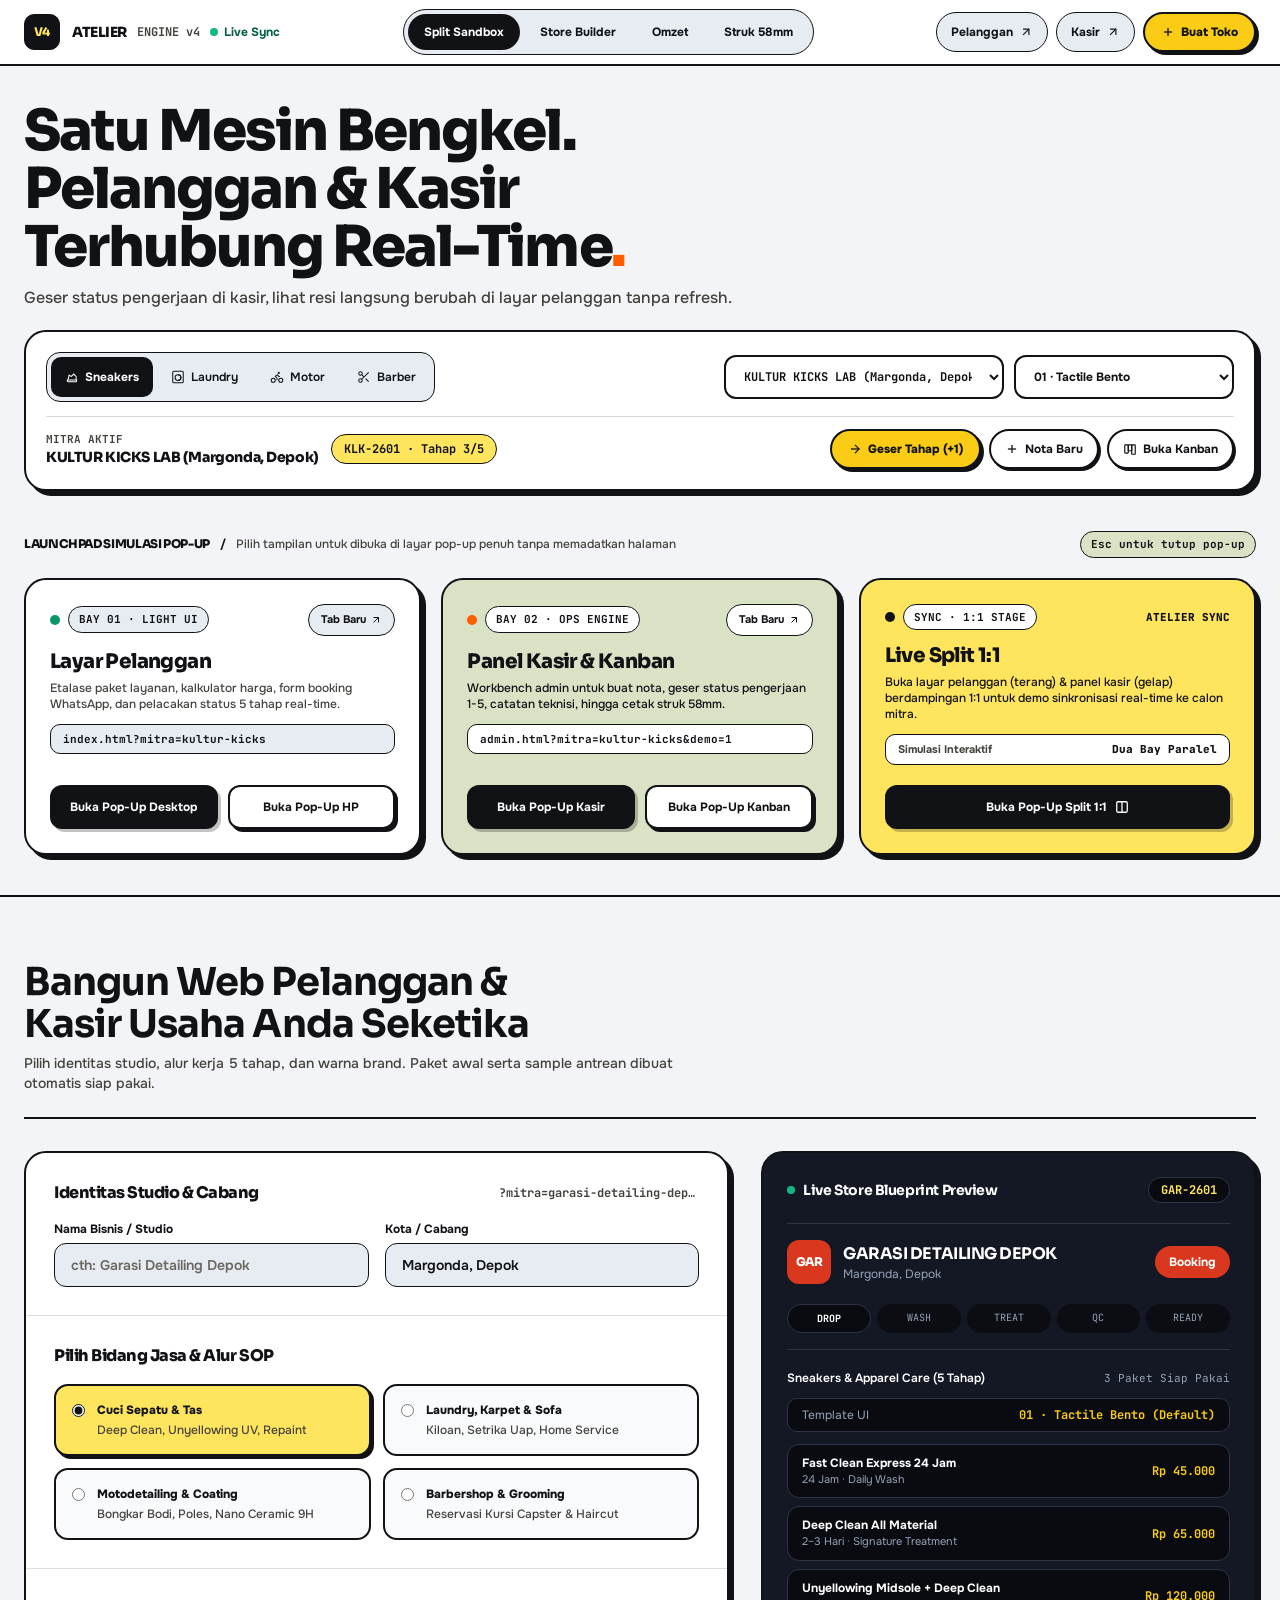
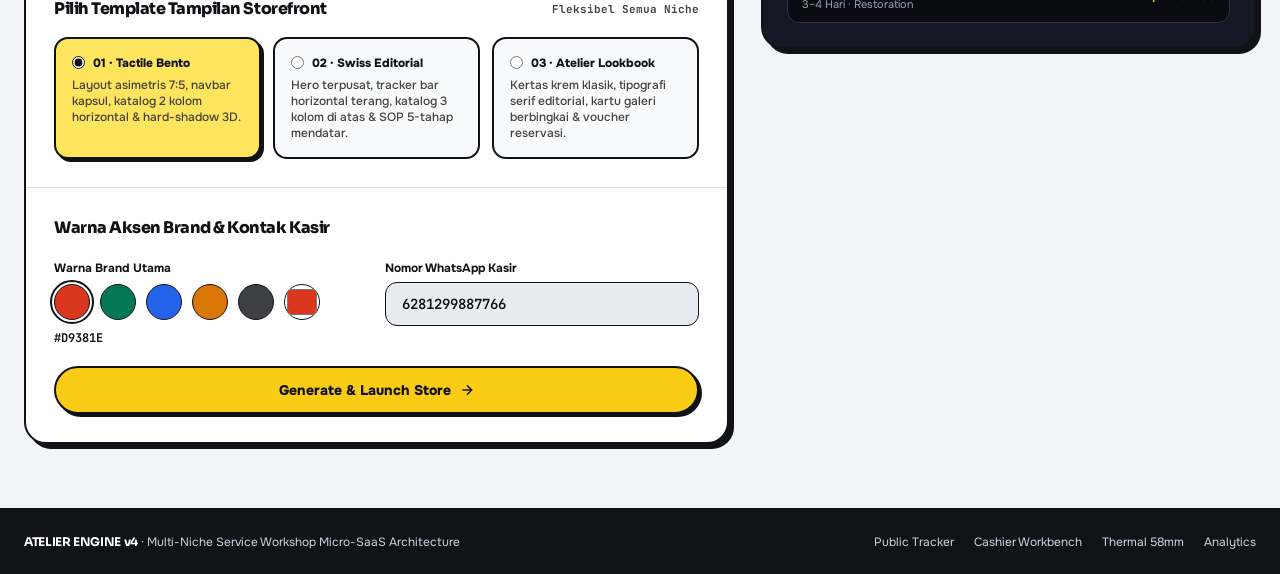
<file: platform.html>
<!DOCTYPE html>
<html lang="id" class="scroll-smooth">
<head>
  <meta charset="UTF-8" />
  <meta name="viewport" content="width=device-width, initial-scale=1.0" />
  <meta name="description" content="ATELIER SaaS Engine v4: Multi-Niche Service Workshop Micro-SaaS Engine, Live Split-Screen Sandbox & 30-Second Self-Serve Store Builder." />
  <title>ATELIER // SAAS ENGINE v4 · Interactive Sandbox & Store Builder</title>
  <link rel="stylesheet" href="style.css" />
  <link rel="preconnect" href="https://fonts.googleapis.com">
  <link rel="preconnect" href="https://fonts.gstatic.com" crossorigin>
  <link href="https://fonts.googleapis.com/css2?family=JetBrains+Mono:wght@400;500;600;700&family=Onest:wght@400;500;600;700&family=Playfair+Display:ital,wght@0,600;0,700;0,800;1,600&family=Plus+Jakarta+Sans:wght@400;500;600;700;800&family=Sora:wght@600;700;800&family=Space+Grotesk:wght@500;600;700&display=swap" rel="stylesheet">
  <script src="service-config.js"></script>
  <style>
    :root {
      --op-canvas: #08090C;
      --op-surface: #12141A;
      --op-elevated: #1A1D26;
      --op-border: #232734;
      --op-border-strong: #32384A;
      --brand: #D9381E;
      --brand-hover: #B82B14;
      --brand-rgb: 217, 56, 30;
      --font-sans: 'Onest', -apple-system, BlinkMacSystemFont, sans-serif;
      --font-display: 'Sora', 'Onest', sans-serif;
      --font-mono: 'JetBrains Mono', monospace;
    }

    * {
      box-sizing: border-box;
    }

    ::selection {
      background-color: var(--brand);
      color: #FFFFFF;
    }

    body {
      background-color: #F2F4F7 !important;
      color: #111216 !important;
      font-family: var(--font-sans);
      caret-color: var(--brand);
      margin: 0;
      -webkit-font-smoothing: antialiased;
      overflow-x: hidden;
    }

    .plat-header {
      background-color: rgba(255, 255, 255, 0.96) !important;
      border-bottom: 2px solid #111216 !important;
      color: #111216 !important;
      backdrop-filter: blur(10px);
    }

    .plat-no-hover-shift:hover {
      transform: none !important;
      box-shadow: 5px 5px 0px #111216 !important;
    }

    .plat-form-divide > * + * {
      border-top: 1.5px solid rgba(17, 18, 22, 0.14);
    }

    .plat-nav-track {
      background-color: #E7EBF2;
      border: 1.5px solid #111216;
    }

    .plat-nav-active {
      background-color: #111216;
      color: #FFFFFF !important;
    }

    .plat-nav-link {
      color: #111216;
    }
    .plat-nav-link:hover {
      background-color: #FFFFFF;
      color: #111216;
    }

    .plat-pill-muted {
      background-color: #E7EBF2;
      border: 1.5px solid #111216;
      color: #111216;
    }
    .plat-pill-muted:hover {
      background-color: #FFE45E;
      color: #111216;
    }

    .plat-live-status {
      color: #065F46;
      font-weight: 700;
    }

    .plat-niche-track {
      background-color: #E7EBF2;
      border: 1.5px solid #111216;
    }

    .niche-pill.is-active {
      background-color: #111216 !important;
      color: #FFFFFF !important;
      font-weight: 700;
    }

    .niche-pill.is-inactive {
      background-color: transparent !important;
      color: #111216 !important;
      font-weight: 600;
    }
    .niche-pill.is-inactive:hover {
      background-color: #FFFFFF !important;
      color: #111216 !important;
    }

    .plat-select {
      background-color: #FFFFFF;
      border: 2px solid #111216;
      color: #111216;
      font-weight: 700;
      height: 44px;
      line-height: 40px;
      padding: 0 14px;
    }
    .plat-select:focus {
      outline: none;
      box-shadow: 3px 3px 0px #111216;
    }

    .plat-select-sm {
      height: 36px;
      line-height: 32px;
      padding: 0 12px;
    }

    .plat-order-badge {
      background-color: #FFE45E !important;
      color: #111216 !important;
      border: 1.5px solid #111216 !important;
      font-weight: 700;
    }

    .plat-dock-divider {
      border-top: 1.5px solid rgba(17, 18, 22, 0.16);
    }

    .plat-dock-btn {
      background-color: #FFFFFF;
      border: 2px solid #111216;
      color: #111216;
      font-weight: 700;
      box-shadow: 2px 2px 0px #111216;
    }
    .plat-dock-btn:hover {
      background-color: #E7EBF2;
      transform: translate(-1px, -1px);
      box-shadow: 3px 3px 0px #111216;
    }

    .plat-card-line-y {
      border-top: 1.5px solid rgba(17, 18, 22, 0.14);
      border-bottom: 1.5px solid rgba(17, 18, 22, 0.14);
    }

    .plat-card-line-top {
      border-top: 1.5px solid rgba(17, 18, 22, 0.14);
    }

    .plat-btn-dark {
      background-color: #111216;
      color: #FFFFFF !important;
      border: 2px solid #111216;
      font-weight: 700;
      box-shadow: 3px 3px 0px rgba(17, 18, 22, 0.25);
    }
    .plat-btn-dark:hover {
      background-color: #27272A;
      transform: translate(-1px, -1px);
    }

    .plat-btn-light {
      background-color: #FFFFFF;
      color: #111216 !important;
      border: 2px solid #111216;
      font-weight: 700;
      box-shadow: 3px 3px 0px #111216;
    }
    .plat-btn-light:hover {
      background-color: #FFE45E;
      transform: translate(-1px, -1px);
    }

    .plat-badge-mint {
      background-color: #D9E2C4;
      color: #111216;
      border: 1.5px solid #111216;
    }

    .plat-badge-white {
      background-color: #FFFFFF;
      color: #111216;
      border: 1.5px solid #111216;
    }

    .plat-modal-shell {
      border: 2px solid #111216 !important;
      box-shadow: 10px 10px 0px #111216;
    }

    .plat-modal-topbar {
      background-color: #FFFFFF !important;
      color: #111216 !important;
      border-bottom: 2px solid #111216 !important;
    }

    .plat-mode-track {
      background-color: #E7EBF2;
      border: 1.5px solid #111216;
    }

    .plat-mode-btn.is-active {
      background-color: #111216 !important;
      color: #FFFFFF !important;
      font-weight: 700;
    }

    .plat-mode-btn.is-inactive {
      background-color: transparent !important;
      color: #111216 !important;
      font-weight: 600;
    }
    .plat-mode-btn.is-inactive:hover {
      background-color: #FFFFFF !important;
    }

    .plat-close-x {
      background-color: #D9381E !important;
      color: #FFFFFF !important;
      border: 2px solid #111216 !important;
      box-shadow: 2px 2px 0px #111216;
    }
    .plat-close-x:hover {
      background-color: #B91C1C !important;
    }

    .plat-builder-section {
      background-color: #F2F4F7;
      border-top: 2px solid #111216;
    }

    .plat-input {
      background-color: #E7EBF2;
      border: 1.5px solid #111216;
      color: #111216;
      font-weight: 600;
    }
    .plat-input::placeholder {
      color: #6B6961;
    }
    .plat-input:focus {
      background-color: #FFFFFF;
      outline: none;
      box-shadow: 3px 3px 0px #111216;
    }

    .niche-radio-card {
      background-color: #F8FAFC;
      border: 2px solid #111216;
      color: #111216;
    }
    .niche-radio-card:hover {
      background-color: #FFFFFF;
    }
    .niche-radio-card.is-selected,
    .niche-radio-card.is-selected:hover {
      background-color: #FFE45E !important;
      border-color: #111216 !important;
      color: #111216 !important;
      box-shadow: 3px 3px 0px #111216;
    }

    .template-radio-card {
      background-color: #F8FAFC;
      border: 2px solid #111216;
      color: #111216;
    }
    .template-radio-card:hover {
      background-color: #FFFFFF;
    }
    .template-radio-card.is-selected,
    .template-radio-card.is-selected:hover {
      background-color: #FFE45E !important;
      border-color: #111216 !important;
      color: #111216 !important;
      box-shadow: 3px 3px 0px #111216;
    }

    .plat-blueprint-obsidian {
      background-color: #141824 !important;
      color: #FFFFFF !important;
      border: 2px solid #111216 !important;
      box-shadow: 5px 5px 0px #111216 !important;
      border-radius: 22px;
    }

    .plat-v4-badge {
      background-color: #111216;
      color: #FFE45E;
      border: 1.5px solid #111216;
    }

    .plat-esc-badge {
      display: inline-flex;
      width: fit-content;
      align-self: flex-start;
    }
    @media (min-width: 640px) {
      .plat-esc-badge {
        align-self: auto;
      }
    }

    .plat-builder-head {
      padding-bottom: 1.5rem;
      border-bottom: 2px solid #111216;
    }

    .plat-prefix-badge {
      background-color: #090B10;
      border: 1px solid #2E3446;
      color: #FFE45E;
    }

    .plat-toast-dot {
      background-color: #FFE45E;
    }

    .plat-footer {
      background-color: #111216 !important;
      color: #E2E8F0 !important;
      border-top: 2px solid #111216 !important;
    }

    .font-display {
      font-family: var(--font-display);
      letter-spacing: -0.03em;
    }

    .font-mono-code {
      font-family: var(--font-mono);
      font-variant-numeric: tabular-nums;
    }

    .tabular-nums {
      font-variant-numeric: tabular-nums;
    }

    a {
      text-underline-offset: 3px;
      text-decoration-thickness: 1px;
    }

    :focus-visible {
      outline: 2px solid var(--brand);
      outline-offset: 2px;
    }

    @media (max-width: 1023px) {
      .axtriq-split-bg {
        background: #0F1117;
      }
    }

    ::-webkit-scrollbar {
      width: 6px;
      height: 6px;
    }
    ::-webkit-scrollbar-track {
      background: #E7EBF2;
    }
    ::-webkit-scrollbar-thumb {
      background: #94A3B8;
      border-radius: 3px;
    }
    ::-webkit-scrollbar-thumb:hover {
      background: #43423D;
    }

    /* ===================================================================== */
    /* TEMPLATE 02: SWISS EDITORIAL GRID (swiss_minimal)                     */
    /* ===================================================================== */
    html[data-ui-template="swiss_minimal"] body {
      background-color: #F8FAFC !important;
      color: #0F172A !important;
    }
    html[data-ui-template="swiss_minimal"] .plat-header {
      background-color: rgba(255, 255, 255, 0.96) !important;
      border-bottom: 1px solid #CBD5E1 !important;
    }
    html[data-ui-template="swiss_minimal"] .tactile-card,
    html[data-ui-template="swiss_minimal"] .plat-modal-shell {
      background-color: #FFFFFF !important;
      border: 1px solid #CBD5E1 !important;
      border-radius: 8px !important;
      box-shadow: 0 4px 16px -6px rgba(15, 23, 42, 0.08) !important;
    }
    html[data-ui-template="swiss_minimal"] .tactile-card:hover:not(.plat-no-hover-shift) {
      border-color: #0F172A !important;
      transform: none !important;
      box-shadow: 0 10px 24px -10px rgba(15, 23, 42, 0.14) !important;
    }
    html[data-ui-template="swiss_minimal"] .plat-no-hover-shift:hover {
      box-shadow: 0 4px 16px -6px rgba(15, 23, 42, 0.08) !important;
    }
    html[data-ui-template="swiss_minimal"] .sage-surface {
      background-color: #F1F5F9 !important;
      border: 1px solid #CBD5E1 !important;
      border-radius: 8px !important;
      box-shadow: none !important;
    }
    html[data-ui-template="swiss_minimal"] .bento-yellow-card {
      background-color: #FFFBEB !important;
      border: 1px solid #FCD34D !important;
      border-radius: 8px !important;
      box-shadow: none !important;
    }
    html[data-ui-template="swiss_minimal"] .plat-nav-track,
    html[data-ui-template="swiss_minimal"] .plat-niche-track,
    html[data-ui-template="swiss_minimal"] .plat-mode-track {
      background-color: #F1F5F9 !important;
      border: 1px solid #CBD5E1 !important;
      border-radius: 8px !important;
    }
    html[data-ui-template="swiss_minimal"] .plat-nav-active,
    html[data-ui-template="swiss_minimal"] .niche-pill.is-active,
    html[data-ui-template="swiss_minimal"] .plat-mode-btn.is-active {
      background-color: #0F172A !important;
      color: #FFFFFF !important;
      border-radius: 6px !important;
    }
    html[data-ui-template="swiss_minimal"] .plat-v4-badge {
      background-color: #0F172A !important;
      color: #FFFFFF !important;
      border: 1px solid #0F172A !important;
      border-radius: 6px !important;
    }
    html[data-ui-template="swiss_minimal"] .plat-pill-muted,
    html[data-ui-template="swiss_minimal"] .plat-dock-btn,
    html[data-ui-template="swiss_minimal"] .plat-btn-light,
    html[data-ui-template="swiss_minimal"] .plat-select,
    html[data-ui-template="swiss_minimal"] .plat-input {
      background-color: #FFFFFF !important;
      border: 1px solid #CBD5E1 !important;
      color: #0F172A !important;
      border-radius: 6px !important;
      box-shadow: none !important;
    }
    html[data-ui-template="swiss_minimal"] .plat-btn-dark {
      background-color: #0F172A !important;
      border: 1px solid #0F172A !important;
      color: #FFFFFF !important;
      border-radius: 6px !important;
      box-shadow: none !important;
    }
    html[data-ui-template="swiss_minimal"] .tactile-btn-yellow {
      background-color: var(--brand) !important;
      color: #FFFFFF !important;
      border: 1px solid var(--brand) !important;
      border-radius: 6px !important;
      box-shadow: none !important;
    }
    html[data-ui-template="swiss_minimal"] .tactile-btn-yellow:hover {
      background-color: #0F172A !important;
      border-color: #0F172A !important;
      color: #FFFFFF !important;
      transform: none !important;
      box-shadow: none !important;
    }
    html[data-ui-template="swiss_minimal"] .plat-order-badge,
    html[data-ui-template="swiss_minimal"] .plat-badge-mint,
    html[data-ui-template="swiss_minimal"] .plat-badge-white {
      background-color: #F1F5F9 !important;
      border: 1px solid #CBD5E1 !important;
      color: #0F172A !important;
      border-radius: 6px !important;
    }
    html[data-ui-template="swiss_minimal"] .niche-radio-card,
    html[data-ui-template="swiss_minimal"] .template-radio-card {
      background-color: #F8FAFC !important;
      border: 1px solid #CBD5E1 !important;
      border-radius: 6px !important;
      box-shadow: none !important;
    }
    html[data-ui-template="swiss_minimal"] .niche-radio-card.is-selected,
    html[data-ui-template="swiss_minimal"] .template-radio-card.is-selected {
      background-color: #EEF2FF !important;
      border: 1.5px solid #0F172A !important;
      box-shadow: none !important;
    }
    html[data-ui-template="swiss_minimal"] .plat-builder-section {
      background-color: #F8FAFC !important;
      border-top: 1px solid #CBD5E1 !important;
    }
    html[data-ui-template="swiss_minimal"] .plat-builder-head,
    html[data-ui-template="swiss_minimal"] .plat-modal-topbar {
      border-color: #CBD5E1 !important;
    }
    html[data-ui-template="swiss_minimal"] .plat-form-divide > * + *,
    html[data-ui-template="swiss_minimal"] .plat-dock-divider {
      border-color: #E2E8F0 !important;
    }
    html[data-ui-template="swiss_minimal"] .plat-blueprint-obsidian {
      border: 1px solid #334155 !important;
      box-shadow: none !important;
      border-radius: 8px !important;
    }

    /* ===================================================================== */
    /* TEMPLATE 03: WARM ATELIER LOOKBOOK (atelier_magazine)                 */
    /* ===================================================================== */
    html[data-ui-template="atelier_magazine"] body {
      --font-display: 'Playfair Display', Georgia, 'Times New Roman', serif;
      --font-sans: 'Plus Jakarta Sans', ui-sans-serif, system-ui, sans-serif;
      background-color: #EFECE6 !important;
      color: #261C16 !important;
      font-family: var(--font-sans);
    }
    html[data-ui-template="atelier_magazine"] h1,
    html[data-ui-template="atelier_magazine"] h2,
    html[data-ui-template="atelier_magazine"] h3,
    html[data-ui-template="atelier_magazine"] .font-display,
    html[data-ui-template="atelier_magazine"] .type-hero,
    html[data-ui-template="atelier_magazine"] .type-display {
      font-family: var(--font-display) !important;
    }
    html[data-ui-template="atelier_magazine"] .plat-header,
    html[data-ui-template="atelier_magazine"] .plat-modal-topbar {
      background-color: #FAF7F0 !important;
      border-bottom: 1.5px solid #3E2F26 !important;
      color: #261C16 !important;
    }
    html[data-ui-template="atelier_magazine"] .tactile-card {
      background-color: #FAF7F0 !important;
      border: 1.5px solid #3E2F26 !important;
      border-radius: 8px !important;
      box-shadow: 4px 4px 0 #3E2F26 !important;
      color: #261C16 !important;
    }
    html[data-ui-template="atelier_magazine"] .plat-no-hover-shift:hover {
      transform: none !important;
      box-shadow: 4px 4px 0 #3E2F26 !important;
    }
    html[data-ui-template="atelier_magazine"] .plat-modal-shell {
      background-color: #FAF7F0 !important;
      border: 1.5px solid #3E2F26 !important;
      border-radius: 10px !important;
      box-shadow: 6px 6px 0 #3E2F26 !important;
    }
    html[data-ui-template="atelier_magazine"] #sandboxStage .sage-surface {
      background-color: #E6E2D3 !important;
      border: 1.5px solid #3E2F26 !important;
      border-radius: 8px !important;
      box-shadow: 4px 4px 0 #3E2F26 !important;
    }
    html[data-ui-template="atelier_magazine"] #sandboxStage .bento-yellow-card {
      background-color: #EFE7DA !important;
      border: 1.5px solid #3E2F26 !important;
      border-radius: 8px !important;
      box-shadow: 4px 4px 0 #3E2F26 !important;
    }
    html[data-ui-template="atelier_magazine"] h1 span.text-\[\#FF5E00\] {
      color: #9A5B13 !important;
    }
    html[data-ui-template="atelier_magazine"] #sandboxSection .text-\[\#43423D\],
    html[data-ui-template="atelier_magazine"] #sandboxStage .text-\[\#43423D\],
    html[data-ui-template="atelier_magazine"] #storeBuilderForm .text-\[\#43423D\],
    html[data-ui-template="atelier_magazine"] .plat-builder-head .text-\[\#43423D\],
    html[data-ui-template="atelier_magazine"] .plat-header .text-\[\#43423D\] {
      color: #5C493E !important;
    }
    html[data-ui-template="atelier_magazine"] .plat-nav-track,
    html[data-ui-template="atelier_magazine"] .plat-niche-track,
    html[data-ui-template="atelier_magazine"] .plat-mode-track {
      background-color: #E6E2D3 !important;
      border: 1.5px solid #3E2F26 !important;
      border-radius: 8px !important;
    }
    html[data-ui-template="atelier_magazine"] .plat-nav-active,
    html[data-ui-template="atelier_magazine"] .niche-pill.is-active,
    html[data-ui-template="atelier_magazine"] .plat-mode-btn.is-active {
      background-color: #231B16 !important;
      color: #FAF7F0 !important;
      border-radius: 6px !important;
    }
    html[data-ui-template="atelier_magazine"] .plat-v4-badge {
      background-color: #9A5B13 !important;
      color: #FAF7F0 !important;
      border: 1.5px solid #3E2F26 !important;
      border-radius: 6px !important;
    }
    html[data-ui-template="atelier_magazine"] .plat-order-badge,
    html[data-ui-template="atelier_magazine"] .plat-badge-mint,
    html[data-ui-template="atelier_magazine"] .plat-badge-white {
      background-color: #E6E2D3 !important;
      color: #261C16 !important;
      border: 1.5px solid #3E2F26 !important;
      border-radius: 6px !important;
    }
    html[data-ui-template="atelier_magazine"] .plat-pill-muted,
    html[data-ui-template="atelier_magazine"] .plat-dock-btn,
    html[data-ui-template="atelier_magazine"] .plat-btn-light {
      background-color: #FAF7F0 !important;
      border: 1.5px solid #3E2F26 !important;
      color: #261C16 !important;
      border-radius: 6px !important;
      box-shadow: 2px 2px 0 #3E2F26 !important;
    }
    html[data-ui-template="atelier_magazine"] .plat-pill-muted:hover,
    html[data-ui-template="atelier_magazine"] .plat-dock-btn:hover,
    html[data-ui-template="atelier_magazine"] .plat-btn-light:hover {
      background-color: #E6E2D3 !important;
      color: #261C16 !important;
      transform: none !important;
    }
    html[data-ui-template="atelier_magazine"] .plat-btn-dark {
      background-color: #231B16 !important;
      border: 1.5px solid #3E2F26 !important;
      color: #FAF7F0 !important;
      border-radius: 6px !important;
      box-shadow: 3px 3px 0 #3E2F26 !important;
    }
    html[data-ui-template="atelier_magazine"] .plat-btn-dark:hover {
      background-color: #9A5B13 !important;
      color: #FAF7F0 !important;
      transform: none !important;
    }
    html[data-ui-template="atelier_magazine"] .tactile-btn-yellow {
      background-color: #9A5B13 !important;
      border: 1.5px solid #3E2F26 !important;
      color: #FAF7F0 !important;
      border-radius: 6px !important;
      box-shadow: 3px 3px 0 #3E2F26 !important;
    }
    html[data-ui-template="atelier_magazine"] .tactile-btn-yellow:hover {
      background-color: #231B16 !important;
      color: #FAF7F0 !important;
      transform: none !important;
    }
    html[data-ui-template="atelier_magazine"] .plat-select,
    html[data-ui-template="atelier_magazine"] .plat-input {
      background-color: #F2ECE1 !important;
      border: 1.5px solid #3E2F26 !important;
      color: #261C16 !important;
      border-radius: 6px !important;
    }
    html[data-ui-template="atelier_magazine"] .plat-select:focus,
    html[data-ui-template="atelier_magazine"] .plat-input:focus {
      border-color: #9A5B13 !important;
      box-shadow: 2px 2px 0 #3E2F26 !important;
    }
    html[data-ui-template="atelier_magazine"] .niche-radio-card,
    html[data-ui-template="atelier_magazine"] .template-radio-card {
      background-color: #FAF7F0 !important;
      border: 1.5px solid #3E2F26 !important;
      color: #261C16 !important;
      border-radius: 8px !important;
    }
    html[data-ui-template="atelier_magazine"] .niche-radio-card.is-selected,
    html[data-ui-template="atelier_magazine"] .niche-radio-card.is-selected:hover,
    html[data-ui-template="atelier_magazine"] .template-radio-card.is-selected,
    html[data-ui-template="atelier_magazine"] .template-radio-card.is-selected:hover {
      background-color: #E6E2D3 !important;
      border: 1.5px solid #3E2F26 !important;
      box-shadow: 3px 3px 0 #3E2F26 !important;
    }
    html[data-ui-template="atelier_magazine"] .plat-builder-section {
      background-color: #EFECE6 !important;
      border-top: 1.5px solid #3E2F26 !important;
    }
    html[data-ui-template="atelier_magazine"] .plat-builder-head {
      border-bottom: 1.5px solid #3E2F26 !important;
    }
    html[data-ui-template="atelier_magazine"] .plat-form-divide > * + *,
    html[data-ui-template="atelier_magazine"] .plat-dock-divider {
      border-color: #D8CEBE !important;
    }
    html[data-ui-template="atelier_magazine"] .plat-blueprint-obsidian {
      background-color: #231B16 !important;
      border: 1.5px solid #3E2F26 !important;
      box-shadow: 4px 4px 0 #3E2F26 !important;
      border-radius: 8px !important;
    }
    html[data-ui-template="atelier_magazine"] .plat-footer {
      background-color: #231B16 !important;
      border-top: 1.5px solid #3E2F26 !important;
    }
    html[data-ui-template="atelier_magazine"] #platformToast {
      background-color: #231B16 !important;
      border: 1.5px solid #3E2F26 !important;
      color: #FAF7F0 !important;
      box-shadow: 3px 3px 0 #3E2F26 !important;
    }
    html[data-ui-template="atelier_magazine"] .plat-toast-dot {
      background-color: #E8B878 !important;
    }
    html[data-ui-template="atelier_magazine"] #sandboxStage .bg-\[\#E7EBF2\],
    html[data-ui-template="atelier_magazine"] #sandboxStage .bg-white {
      background-color: #F2ECE1 !important;
      border-color: #3E2F26 !important;
      color: #261C16 !important;
      border-radius: 6px !important;
    }
    html[data-ui-template="atelier_magazine"] #sandboxStage a.plat-badge-white:hover {
      background-color: #231B16 !important;
      color: #FAF7F0 !important;
    }
    html[data-ui-template="atelier_magazine"] #storeBuilderForm input[type="radio"] {
      accent-color: #9A5B13 !important;
    }
  </style>
</head>
<body class="min-h-screen flex flex-col bg-[#F2F4F7] text-[#111216]">

  <!-- DAYLIGHT ARCHITECTURAL TOP RAIL -->
  <header class="plat-header sticky top-0 z-40">
    <div class="max-w-[1440px] mx-auto px-4 sm:px-6 h-16 flex items-center justify-between gap-3">
      <a href="#top" class="flex items-center gap-3 min-w-0 shrink">
        <div class="plat-v4-badge w-9 h-9 rounded-[10px] font-display font-extrabold text-xs flex items-center justify-center shrink-0">
          V4
        </div>
        <div class="min-w-0 flex items-center gap-2.5">
          <span class="font-display font-extrabold text-sm tracking-tight text-[#111216] truncate">ATELIER</span>
          <span class="hidden sm:inline font-mono-code text-xs font-bold text-[#43423D]">ENGINE v4</span>
          <span class="plat-live-status hidden md:inline-flex items-center gap-1.5 text-xs shrink-0">
            <span class="w-2 h-2 rounded-full bg-[#10B981]"></span>
            <span>Live Sync</span>
          </span>
        </div>
      </a>

      <nav aria-label="Navigasi Platform" class="plat-nav-track hidden lg:flex items-center gap-1 p-1 rounded-full">
        <a href="#sandboxStage" class="plat-nav-active h-9 px-4 rounded-full text-xs font-bold inline-flex items-center">Split Sandbox</a>
        <a href="#builderSection" class="plat-nav-link h-9 px-4 rounded-full text-xs font-bold inline-flex items-center transition-colors">Store Builder</a>
        <a id="headerLinkAnalytics" href="analytics.html?mitra=kultur-kicks" target="_blank" rel="noopener" class="plat-nav-link h-9 px-4 rounded-full text-xs font-bold inline-flex items-center transition-colors">Omzet</a>
        <a id="headerLinkNota" href="nota.html?mitra=kultur-kicks&thermal=1" target="_blank" rel="noopener" class="plat-nav-link h-9 px-4 rounded-full text-xs font-bold inline-flex items-center transition-colors">Struk 58mm</a>
      </nav>

      <div class="flex items-center gap-2 shrink-0">
        <a id="headerLinkPublic" href="index.html?mitra=kultur-kicks" target="_blank" rel="noopener" class="plat-pill-muted hidden md:inline-flex h-10 px-3.5 rounded-full bg-[#E7EBF2] text-xs font-bold text-[#111216] items-center gap-1.5 transition-colors">
          <span>Pelanggan</span>
          <svg aria-hidden="true" class="w-3.5 h-3.5 text-[#111216]" viewBox="0 0 24 24" fill="none" stroke="currentColor" stroke-width="2"><path d="M7 17 17 7"/><path d="M7 7h10v10"/></svg>
        </a>
        <a id="headerLinkAdmin" href="admin.html?mitra=kultur-kicks&demo=1" target="_blank" rel="noopener" class="plat-pill-muted hidden xl:inline-flex h-10 px-3.5 rounded-full bg-[#E7EBF2] text-xs font-bold text-[#111216] items-center gap-1.5 transition-colors">
          <span>Kasir</span>
          <svg aria-hidden="true" class="w-3.5 h-3.5 text-[#111216]" viewBox="0 0 24 24" fill="none" stroke="currentColor" stroke-width="2"><path d="M7 17 17 7"/><path d="M7 7h10v10"/></svg>
        </a>
        <a href="#builderSection" class="tactile-btn-yellow h-11 sm:h-10 px-4 rounded-full text-xs inline-flex items-center gap-1.5">
          <svg aria-hidden="true" class="w-3.5 h-3.5" viewBox="0 0 24 24" fill="none" stroke="currentColor" stroke-width="2.25"><line x1="12" x2="12" y1="5" y2="19"/><line x1="5" x2="19" y1="12" y2="12"/></svg>
          <span>Buat Toko</span>
        </a>
      </div>
    </div>
  </header>

  <main id="top" class="flex-1">
    <!-- COMPACT SANDBOX HERO + UNIFIED CONTROL DOCK -->
    <section id="sandboxSection" class="pt-6 pb-8 sm:pt-9 sm:pb-10">
      <div class="max-w-[1440px] mx-auto px-4 sm:px-6 space-y-5">

        <!-- Concise Editorial Hero Statement -->
        <div class="space-y-2.5 max-w-[70ch]">
          <h1 class="type-hero text-[#111216] [text-wrap:balance]">
            Satu Mesin Bengkel. Pelanggan &amp; Kasir Terhubung Real-Time<span class="text-[#FF5E00]">.</span>
          </h1>
          <p class="text-sm sm:text-base font-medium text-[#43423D] leading-relaxed">
            Geser status pengerjaan di kasir, lihat resi langsung berubah di layar pelanggan tanpa refresh.
          </p>
        </div>

        <!-- Unified Two-Row Control Dock (Daylight Tactile Contrast) -->
        <div class="tactile-card plat-no-hover-shift p-4 sm:p-5 space-y-3.5">
          <!-- Row 1: 4 Niche Buttons + Store Selector Dropdown -->
          <div class="flex flex-col lg:flex-row lg:items-center justify-between gap-3">
            <div class="plat-niche-track grid grid-cols-2 sm:inline-flex items-center gap-1 p-1 rounded-[14px] shrink-0">
              <button
                type="button"
                data-niche-slug="kultur-kicks"
                onclick="switchSandboxMitra('kultur-kicks')"
                class="niche-pill is-active h-11 sm:h-10 px-3.5 rounded-[10px] text-xs font-bold transition-colors cursor-pointer inline-flex items-center justify-center gap-1.5"
              >
                <svg aria-hidden="true" class="w-3.5 h-3.5 shrink-0" viewBox="0 0 24 24" fill="none" stroke="currentColor" stroke-width="1.75"><path d="M4 17h16v2a1 1 0 0 1-1 1H5a1 1 0 0 1-1-1v-2Z"/><path d="M5 17 7 9l4 2 4-4 4 4v6"/></svg>
                <span>Sneakers</span>
              </button>
              <button
                type="button"
                data-niche-slug="lume-laundry"
                onclick="switchSandboxMitra('lume-laundry')"
                class="niche-pill is-inactive h-11 sm:h-10 px-3.5 rounded-[10px] text-xs font-semibold transition-colors cursor-pointer inline-flex items-center justify-center gap-1.5"
              >
                <svg aria-hidden="true" class="w-3.5 h-3.5 shrink-0" viewBox="0 0 24 24" fill="none" stroke="currentColor" stroke-width="1.75"><rect width="18" height="20" x="3" y="2" rx="2"/><circle cx="12" cy="13" r="5"/><path d="M12 18a5 5 0 0 0 0-10"/></svg>
                <span>Laundry</span>
              </button>
              <button
                type="button"
                data-niche-slug="apex-motoworks"
                onclick="switchSandboxMitra('apex-motoworks')"
                class="niche-pill is-inactive h-11 sm:h-10 px-3.5 rounded-[10px] text-xs font-semibold transition-colors cursor-pointer inline-flex items-center justify-center gap-1.5"
              >
                <svg aria-hidden="true" class="w-3.5 h-3.5 shrink-0" viewBox="0 0 24 24" fill="none" stroke="currentColor" stroke-width="1.75"><circle cx="5.5" cy="17.5" r="3.5"/><circle cx="18.5" cy="17.5" r="3.5"/><path d="M15 6a1 1 0 1 0 0-2 1 1 0 0 0 0 2zm-3 11.5V14l-3-3 4-3 2 3h2"/></svg>
                <span>Motor</span>
              </button>
              <button
                type="button"
                data-niche-slug="monarch-barber"
                onclick="switchSandboxMitra('monarch-barber')"
                class="niche-pill is-inactive h-11 sm:h-10 px-3.5 rounded-[10px] text-xs font-semibold transition-colors cursor-pointer inline-flex items-center justify-center gap-1.5"
              >
                <svg aria-hidden="true" class="w-3.5 h-3.5 shrink-0" viewBox="0 0 24 24" fill="none" stroke="currentColor" stroke-width="1.75"><circle cx="6" cy="6" r="3"/><path d="M8.12 8.12 12 12"/><path d="M20 4 8.12 15.88"/><circle cx="6" cy="18" r="3"/><path d="M14.8 14.8 20 20"/></svg>
                <span>Barber</span>
              </button>
            </div>

            <div class="flex flex-col sm:flex-row sm:items-center gap-2.5 w-full lg:w-auto min-w-0">
              <div class="w-full sm:flex-1 lg:w-[248px] xl:w-[280px] min-w-0">
                <label for="sandboxAllStoresSelect" class="sr-only">Pilih Semua Mitra</label>
                <select
                  id="sandboxAllStoresSelect"
                  onchange="switchSandboxMitra(this.value)"
                  class="plat-select w-full h-11 px-3.5 rounded-[12px] text-xs font-mono-code cursor-pointer"
                ></select>
              </div>
              <div class="w-full sm:w-[220px] shrink-0">
                <label for="sandboxTemplateSelect" class="sr-only">Pilih Template Storefront</label>
                <select
                  id="sandboxTemplateSelect"
                  onchange="switchSandboxTemplate(this.value)"
                  class="plat-select w-full h-11 px-3.5 rounded-[12px] text-xs font-semibold cursor-pointer"
                >
                  <option value="tactile_bento">01 · Tactile Bento</option>
                  <option value="swiss_minimal">02 · Swiss Editorial</option>
                  <option value="atelier_magazine">03 · Atelier Lookbook</option>
                </select>
              </div>
            </div>
          </div>

          <!-- Row 2: Active Store Telemetry + Action Controls -->
          <div class="plat-dock-divider pt-3 flex flex-col lg:flex-row lg:items-center justify-between gap-3">
            <div class="flex flex-wrap items-center gap-3 min-w-0">
              <div class="min-w-0">
                <div class="text-[11px] font-mono-code font-bold text-[#43423D] uppercase">Mitra Aktif</div>
                <div id="sandboxActiveStoreLabel" class="font-display text-sm font-extrabold text-[#111216] truncate max-w-[280px] sm:max-w-[360px]">KULTUR KICKS LAB (Margonda, Depok)</div>
              </div>
              <span id="sandboxActiveOrderBadge" class="plat-order-badge font-mono-code text-xs px-3 py-1.5 rounded-full shrink-0">KLK-2601 · Tahap 3/5</span>
            </div>

            <div class="flex flex-wrap items-center gap-2 shrink-0">
              <button
                type="button"
                onclick="simulateAdvanceFirstOrderStage()"
                class="tactile-btn-yellow h-10 px-4 text-xs inline-flex items-center justify-center gap-1.5 cursor-pointer"
              >
                <svg aria-hidden="true" class="w-3.5 h-3.5" viewBox="0 0 24 24" fill="none" stroke="currentColor" stroke-width="2.2"><path d="M5 12h14"/><path d="m12 5 7 7-7 7"/></svg>
                <span>Geser Tahap (+1)</span>
              </button>
              <button
                type="button"
                onclick="simulateCreateSampleOrder()"
                class="plat-dock-btn h-10 px-3.5 rounded-full text-xs inline-flex items-center justify-center gap-1.5 transition-colors cursor-pointer"
              >
                <svg aria-hidden="true" class="w-3.5 h-3.5 text-[#111216]" viewBox="0 0 24 24" fill="none" stroke="currentColor" stroke-width="2.2"><line x1="12" x2="12" y1="5" y2="19"/><line x1="5" x2="19" y1="12" y2="12"/></svg>
                <span>Nota Baru</span>
              </button>
              <button
                type="button"
                onclick="openSandboxPopup('kanban')"
                id="sandboxKanbanBtn"
                class="plat-dock-btn h-10 px-3.5 rounded-full text-xs inline-flex items-center justify-center gap-1.5 transition-colors cursor-pointer"
              >
                <svg aria-hidden="true" class="w-3.5 h-3.5 text-[#111216]" viewBox="0 0 24 24" fill="none" stroke="currentColor" stroke-width="2"><rect width="6" height="14" x="3" y="5" rx="1"/><rect width="6" height="10" x="9" y="5" rx="1"/><rect width="6" height="16" x="15" y="5" rx="1"/></svg>
                <span id="sandboxKanbanBtnLabel">Buka Kanban</span>
              </button>
            </div>
          </div>
        </div>

      </div>
    </section>

    <!-- 3 INTERACTIVE SANDBOX LAUNCHPAD CARDS -->
    <section id="sandboxStage" class="pb-10">
      <div class="max-w-[1440px] mx-auto px-4 sm:px-6 space-y-4">
        <div class="flex flex-col sm:flex-row sm:items-center justify-between gap-2 pb-1">
          <div class="flex items-center gap-2.5 text-xs text-[#43423D] font-medium">
            <span class="font-display font-extrabold text-[#111216] uppercase tracking-wider">Launchpad Simulasi Pop-Up</span>
            <span class="hidden sm:inline text-[#111216] font-bold">/</span>
            <span class="hidden sm:inline">Pilih tampilan untuk dibuka di layar pop-up penuh tanpa memadatkan halaman</span>
          </div>
          <span class="plat-badge-mint plat-esc-badge font-mono-code text-[11px] font-bold px-2.5 py-1 rounded-full">Esc untuk tutup pop-up</span>
        </div>

        <div class="grid grid-cols-1 lg:grid-cols-3 gap-4 sm:gap-5">
          <!-- Card 1: Layar Pelanggan (.tactile-card white) -->
          <div class="tactile-card p-5 sm:p-6 flex flex-col justify-between gap-5">
            <div class="space-y-3">
              <div class="flex items-center justify-between gap-2">
                <div class="inline-flex items-center gap-2">
                  <span class="w-2.5 h-2.5 rounded-full bg-[#059669] shrink-0"></span>
                  <span class="font-mono-code text-[11px] font-bold px-2.5 py-1 rounded-full bg-[#E7EBF2] text-[#111216] border-[1.5px] border-[#111216]">BAY 01 · LIGHT UI</span>
                </div>
                <a id="openPublicNewTab" href="index.html?mitra=kultur-kicks" target="_blank" rel="noopener" class="plat-pill-muted h-8 px-3 rounded-full text-[11px] font-bold inline-flex items-center gap-1 transition-colors shrink-0">
                  <span>Tab Baru</span>
                  <svg aria-hidden="true" class="w-3 h-3" viewBox="0 0 24 24" fill="none" stroke="currentColor" stroke-width="2"><path d="M7 17 17 7"/><path d="M7 7h10v10"/></svg>
                </a>
              </div>
              <div>
                <h2 class="font-display font-extrabold text-xl text-[#111216]">Layar Pelanggan</h2>
                <p class="mt-1 text-xs font-medium text-[#43423D] leading-relaxed">Etalase paket layanan, kalkulator harga, form booking WhatsApp, dan pelacakan status 5 tahap real-time.</p>
              </div>
              <div id="publicUrlBadge" class="font-mono-code text-[11px] font-bold text-[#111216] bg-[#E7EBF2] border-[1.5px] border-[#111216] rounded-[10px] px-3 py-1.5 truncate">
                index.html?mitra=kultur-kicks
              </div>
            </div>
            <div class="grid grid-cols-2 gap-2.5 pt-1">
              <button
                type="button"
                onclick="openSandboxPopup('public')"
                class="plat-btn-dark h-11 px-3 rounded-[12px] text-xs inline-flex items-center justify-center gap-1.5 cursor-pointer transition-colors"
              >
                <span>Buka Pop-Up Desktop</span>
              </button>
              <button
                type="button"
                onclick="openSandboxPopup('mobile-public')"
                class="plat-btn-light h-11 px-3 rounded-[12px] text-xs inline-flex items-center justify-center gap-1.5 cursor-pointer transition-colors"
              >
                <span>Buka Pop-Up HP</span>
              </button>
            </div>
          </div>

          <!-- Card 2: Panel Kasir & Kanban (.sage-surface) -->
          <div class="sage-surface p-5 sm:p-6 flex flex-col justify-between gap-5">
            <div class="space-y-3">
              <div class="flex items-center justify-between gap-2">
                <div class="inline-flex items-center gap-2">
                  <span class="w-2.5 h-2.5 rounded-full bg-[#FF5E00] shrink-0"></span>
                  <span class="plat-badge-white font-mono-code text-[11px] font-bold px-2.5 py-1 rounded-full">BAY 02 · OPS ENGINE</span>
                </div>
                <a id="openAdminNewTab" href="admin.html?mitra=kultur-kicks&demo=1" target="_blank" rel="noopener" class="plat-badge-white h-8 px-3 rounded-full text-[11px] font-bold inline-flex items-center gap-1 transition-colors shrink-0 hover:bg-[#111216] hover:text-white">
                  <span>Tab Baru</span>
                  <svg aria-hidden="true" class="w-3 h-3" viewBox="0 0 24 24" fill="none" stroke="currentColor" stroke-width="2"><path d="M7 17 17 7"/><path d="M7 7h10v10"/></svg>
                </a>
              </div>
              <div>
                <h2 class="font-display font-extrabold text-xl text-[#111216]">Panel Kasir &amp; Kanban</h2>
                <p class="mt-1 text-xs font-medium text-[#111216] leading-relaxed">Workbench admin untuk buat nota, geser status pengerjaan 1-5, catatan teknisi, hingga cetak struk 58mm.</p>
              </div>
              <div id="adminUrlBadge" class="font-mono-code text-[11px] font-bold text-[#111216] bg-white border-[1.5px] border-[#111216] rounded-[10px] px-3 py-1.5 truncate">
                admin.html?mitra=kultur-kicks&amp;demo=1
              </div>
            </div>
            <div class="grid grid-cols-2 gap-2.5 pt-1">
              <button
                type="button"
                onclick="openSandboxPopup('admin')"
                class="plat-btn-dark h-11 px-3 rounded-[12px] text-xs inline-flex items-center justify-center gap-1.5 cursor-pointer transition-colors"
              >
                <span>Buka Pop-Up Kasir</span>
              </button>
              <button
                type="button"
                onclick="openSandboxPopup('kanban')"
                class="plat-btn-light h-11 px-3 rounded-[12px] text-xs inline-flex items-center justify-center gap-1.5 cursor-pointer transition-colors"
              >
                <span>Buka Pop-Up Kanban</span>
              </button>
            </div>
          </div>

          <!-- Card 3: Live Split 1:1 (.bento-yellow-card) -->
          <div class="bento-yellow-card p-5 sm:p-6 flex flex-col justify-between gap-5">
            <div class="space-y-3">
              <div class="flex items-center justify-between gap-2">
                <div class="inline-flex items-center gap-2">
                  <span class="w-2.5 h-2.5 rounded-full bg-[#111216] shrink-0"></span>
                  <span class="plat-badge-white font-mono-code text-[11px] font-bold px-2.5 py-1 rounded-full">SYNC · 1:1 STAGE</span>
                </div>
                <span class="font-mono-code text-[11px] text-[#111216] font-extrabold">ATELIER SYNC</span>
              </div>
              <div>
                <h2 class="font-display font-extrabold text-xl text-[#111216]">Live Split 1:1</h2>
                <p class="mt-1 text-xs font-medium text-[#111216] leading-relaxed">Buka layar pelanggan (terang) &amp; panel kasir (gelap) berdampingan 1:1 untuk demo sinkronisasi real-time ke calon mitra.</p>
              </div>
              <div class="rounded-[10px] bg-white border-[1.5px] border-[#111216] px-3 py-1.5 flex items-center justify-between text-[11px]">
                <span class="font-bold text-[#43423D]">Simulasi Interaktif</span>
                <span class="font-mono-code font-extrabold text-[#111216]">Dua Bay Paralel</span>
              </div>
            </div>
            <button
              type="button"
              onclick="openSandboxPopup('dual')"
              class="plat-btn-dark w-full h-11 px-4 rounded-[12px] text-xs inline-flex items-center justify-center gap-2 cursor-pointer transition-colors"
            >
              <span>Buka Pop-Up Split 1:1</span>
              <svg aria-hidden="true" class="w-3.5 h-3.5" viewBox="0 0 24 24" fill="none" stroke="currentColor" stroke-width="2.2"><rect width="18" height="18" x="3" y="3" rx="2"/><line x1="12" x2="12" y1="3" y2="21"/></svg>
            </button>
          </div>
        </div>
      </div>
    </section>

    <!-- FLOATING POP-UP SANDBOX PREVIEW MODAL -->
    <div
      id="sandboxPreviewModal"
      role="dialog"
      aria-modal="true"
      aria-labelledby="modalActiveStoreName"
      onclick="if (event.target === this) closeSandboxPopup();"
      class="fixed inset-0 z-50 bg-black/85 backdrop-blur-md hidden items-center justify-center p-3 sm:p-5"
    >
      <div class="plat-modal-shell w-full max-w-[1440px] bg-white rounded-[24px] overflow-hidden flex flex-col max-h-[94vh]">
        <!-- Pop-Up Modal Top Control Bar -->
        <div class="plat-modal-topbar px-4 py-3 flex flex-wrap items-center justify-between gap-3 shrink-0">
          <div class="flex flex-wrap items-center gap-2.5 min-w-0">
            <span class="w-2.5 h-2.5 rounded-full bg-[#10B981] shrink-0"></span>
            <span id="modalActiveStoreName" class="font-display font-extrabold text-sm text-[#111216] truncate">KULTUR KICKS LAB (Margonda, Depok)</span>
            <span id="modalOrderBadge" class="plat-order-badge font-mono-code text-xs px-3 py-1 rounded-full shrink-0">KLK-2601 · Tahap 3/5</span>
          </div>

          <div class="flex flex-wrap items-center gap-2">
            <button
              type="button"
              onclick="simulateAdvanceFirstOrderStage()"
              class="tactile-btn-yellow h-9 px-3.5 text-xs inline-flex items-center justify-center gap-1.5 cursor-pointer"
            >
              <svg aria-hidden="true" class="w-3.5 h-3.5" viewBox="0 0 24 24" fill="none" stroke="currentColor" stroke-width="2.2"><path d="M5 12h14"/><path d="m12 5 7 7-7 7"/></svg>
              <span>Geser Tahap (+1)</span>
            </button>
            <button
              type="button"
              onclick="simulateCreateSampleOrder()"
              class="plat-dock-btn h-9 px-3 rounded-full text-xs inline-flex items-center justify-center gap-1.5 cursor-pointer transition-colors"
            >
              <span>+ Nota Baru</span>
            </button>
            <label for="modalTemplateSelect" class="sr-only">Ganti Template UI Storefront</label>
            <select
              id="modalTemplateSelect"
              onchange="switchSandboxTemplate(this.value)"
              aria-label="Ganti Template UI Storefront"
              class="plat-select plat-select-sm rounded-full text-xs cursor-pointer max-w-full"
            >
              <option value="tactile_bento">01 · Tactile Bento</option>
              <option value="swiss_minimal">02 · Swiss Editorial</option>
              <option value="atelier_magazine">03 · Atelier Lookbook</option>
            </select>

            <!-- View Mode Switcher -->
            <div role="group" aria-label="Mode Tampilan Preview Pop-Up" class="plat-mode-track inline-flex flex-wrap items-center gap-1 p-1 rounded-full">
              <button type="button" id="layoutBtn-dual" onclick="setDesktopBayLayout('dual')" class="plat-mode-btn is-active h-8 px-3 rounded-full text-xs cursor-pointer transition-colors">Split 1:1</button>
              <button type="button" id="layoutBtn-mobile" onclick="setDesktopBayLayout('mobile')" class="plat-mode-btn is-inactive h-8 px-3 rounded-full text-xs cursor-pointer transition-colors">Mode HP (390px)</button>
              <button type="button" id="layoutBtn-public" onclick="setDesktopBayLayout('public')" class="plat-mode-btn is-inactive h-8 px-3 rounded-full text-xs cursor-pointer transition-colors">Fokus Pelanggan</button>
              <button type="button" id="layoutBtn-admin" onclick="setDesktopBayLayout('admin')" class="plat-mode-btn is-inactive h-8 px-3 rounded-full text-xs cursor-pointer transition-colors">Fokus Kasir</button>
            </div>

            <!-- Red Close X Button -->
            <button
              type="button"
              id="closeSandboxModalBtn"
              onclick="closeSandboxPopup()"
              aria-label="Tutup Pop-Up Preview"
              title="Tutup (Esc)"
              class="plat-close-x w-10 h-10 rounded-full font-extrabold flex items-center justify-center cursor-pointer shrink-0 transition-colors"
            >
              <svg aria-hidden="true" class="w-4 h-4" viewBox="0 0 24 24" fill="none" stroke="currentColor" stroke-width="2.5"><path d="M18 6 6 18"/><path d="m6 6 12 12"/></svg>
            </button>
          </div>
        </div>

        <!-- Modal Viewports Stage -->
        <div class="flex-1 overflow-y-auto bg-[#08090C]">
          <div id="sandboxBaysGrid" class="sandbox-split-active grid grid-cols-1 md:grid-cols-2">
            <!-- LEFT HALF: TRUE DAYLIGHT CANVAS -->
            <figure id="viewportCard-public" class="axtriq-day-stage p-3 sm:p-5 flex flex-col gap-2.5 min-w-0">
              <figcaption class="flex items-center justify-between gap-2 text-[#111216]">
                <div class="flex items-center gap-2 min-w-0">
                  <span class="w-2.5 h-2.5 rounded-full bg-[#059669] shrink-0"></span>
                  <span class="font-mono-code text-[11px] font-bold px-2.5 py-0.5 rounded-full bg-white text-[#111216] border border-[#D6D3CB] shrink-0">BAY 01 · LIGHT UI</span>
                  <span class="text-xs font-bold text-[#111216] truncate">Web Pelanggan</span>
                </div>
              </figcaption>
              <div id="framePublicWrap" class="w-full h-[78vh]">
                <iframe
                  id="framePublic"
                  title="Layar Web Pelanggan"
                  src="index.html?mitra=kultur-kicks&embed=1"
                  class="w-full h-full rounded-[18px] border border-[#D4D7CD] bg-[#F2F4F7] shadow-lg block"
                ></iframe>
              </div>
            </figure>

            <!-- RIGHT HALF: TRUE OBSIDIAN NIGHT CANVAS -->
            <figure id="viewportCard-admin" class="hidden md:flex axtriq-night-stage p-3 sm:p-5 flex-col gap-2.5 min-w-0 md:border-l md:border-[#1E222D]">
              <figcaption class="flex items-center justify-between gap-2 text-[#F8FAFC]">
                <div class="flex items-center gap-2 min-w-0">
                  <span class="w-2.5 h-2.5 rounded-full bg-[var(--brand)] shrink-0"></span>
                  <span class="font-mono-code text-[11px] font-bold px-2.5 py-0.5 rounded-full bg-[#14171F] text-white border border-[#232734] shrink-0">BAY 02 · DARK OPS</span>
                  <span class="text-xs font-bold text-[#E2E8F0] truncate">Panel Kasir &amp; Kanban</span>
                </div>
              </figcaption>
              <div id="frameAdminWrap" class="w-full h-[78vh]">
                <iframe
                  id="frameAdmin"
                  title="Panel Operasional Kasir"
                  src="admin.html?mitra=kultur-kicks&demo=1&embed=1"
                  class="w-full h-full rounded-[18px] border border-[#232734] bg-[#08090C] shadow-2xl block"
                ></iframe>
              </div>
            </figure>
          </div>
        </div>
      </div>
    </div>

    <!-- STORE BUILDER + LIVE BLUEPRINT PREVIEW -->
    <section id="builderSection" class="plat-builder-section py-12 sm:py-16">
      <div class="max-w-[1320px] mx-auto px-4 sm:px-6 space-y-8">
        <div class="plat-builder-head">
          <div class="max-w-[60ch]">
            <h2 class="type-display text-[#111216] [text-wrap:balance]">
              Bangun Web Pelanggan &amp; Kasir Usaha Anda Seketika
            </h2>
            <p class="text-sm font-medium text-[#43423D] mt-2 leading-relaxed">
              Pilih identitas studio, alur kerja 5 tahap, dan warna brand. Paket awal serta sample antrean dibuat otomatis siap pakai.
            </p>
          </div>
        </div>

        <div class="grid grid-cols-1 lg:grid-cols-12 gap-6 lg:gap-8 items-start">

          <!-- Left 7 Cols: Interactive Daylight Builder Form -->
          <form id="storeBuilderForm" onsubmit="event.preventDefault(); handleGenerateCustomStore();" class="lg:col-span-7 tactile-card plat-no-hover-shift plat-form-divide overflow-hidden min-w-0">

            <!-- Identity & Branch -->
            <div class="p-5 sm:p-7 space-y-4">
              <div class="flex items-center justify-between gap-2">
                <span class="font-display text-base font-extrabold text-[#111216]">Identitas Studio &amp; Cabang</span>
                <span id="builderSlugPreview" class="font-mono-code text-xs font-bold text-[#43423D] truncate max-w-[200px]">?mitra=garasi-detailing-depok</span>
              </div>
              <div class="grid grid-cols-1 sm:grid-cols-2 gap-4">
                <div class="min-w-0">
                  <label for="builderStoreName" class="block text-xs font-bold text-[#111216] mb-1.5">Nama Bisnis / Studio</label>
                  <input
                    id="builderStoreName"
                    type="text"
                    required
                    placeholder="cth: Garasi Detailing Depok"
                    oninput="updateBuilderPreview()"
                    class="plat-input w-full min-w-0 h-11 px-4 rounded-[12px] text-sm"
                  />
                </div>
                <div class="min-w-0">
                  <label for="builderStoreBranch" class="block text-xs font-bold text-[#111216] mb-1.5">Kota / Cabang</label>
                  <input
                    id="builderStoreBranch"
                    type="text"
                    required
                    placeholder="cth: Margonda, Depok"
                    value="Margonda, Depok"
                    oninput="updateBuilderPreview()"
                    class="plat-input w-full min-w-0 h-11 px-4 rounded-[12px] text-sm"
                  />
                </div>
              </div>
            </div>

            <!-- Operational Niche Selection -->
            <div class="p-5 sm:p-7 space-y-4">
              <div>
                <span class="font-display text-base font-extrabold text-[#111216]">Pilih Bidang Jasa &amp; Alur SOP</span>
              </div>
              <div class="grid grid-cols-1 sm:grid-cols-2 gap-3">
                <label data-niche-card="sneakers_care" class="niche-radio-card is-selected flex items-start gap-3 p-4 rounded-[14px] cursor-pointer transition-colors">
                  <input type="radio" name="builderNiche" value="sneakers_care" checked onchange="updateBuilderPreview()" class="mt-0.5 accent-[#111216] shrink-0" />
                  <div class="min-w-0">
                    <div class="text-xs font-extrabold text-[#111216]">Cuci Sepatu &amp; Tas</div>
                    <p class="text-xs font-medium text-[#43423D] mt-1">Deep Clean, Unyellowing UV, Repaint</p>
                  </div>
                </label>
                <label data-niche-card="laundry_care" class="niche-radio-card flex items-start gap-3 p-4 rounded-[14px] cursor-pointer transition-colors">
                  <input type="radio" name="builderNiche" value="laundry_care" onchange="updateBuilderPreview()" class="mt-0.5 accent-[#111216] shrink-0" />
                  <div class="min-w-0">
                    <div class="text-xs font-extrabold text-[#111216]">Laundry, Karpet &amp; Sofa</div>
                    <p class="text-xs font-medium text-[#43423D] mt-1">Kiloan, Setrika Uap, Home Service</p>
                  </div>
                </label>
                <label data-niche-card="moto_detailing" class="niche-radio-card flex items-start gap-3 p-4 rounded-[14px] cursor-pointer transition-colors">
                  <input type="radio" name="builderNiche" value="moto_detailing" onchange="updateBuilderPreview()" class="mt-0.5 accent-[#111216] shrink-0" />
                  <div class="min-w-0">
                    <div class="text-xs font-extrabold text-[#111216]">Motodetailing &amp; Coating</div>
                    <p class="text-xs font-medium text-[#43423D] mt-1">Bongkar Bodi, Poles, Nano Ceramic 9H</p>
                  </div>
                </label>
                <label data-niche-card="barber_studio" class="niche-radio-card flex items-start gap-3 p-4 rounded-[14px] cursor-pointer transition-colors">
                  <input type="radio" name="builderNiche" value="barber_studio" onchange="updateBuilderPreview()" class="mt-0.5 accent-[#111216] shrink-0" />
                  <div class="min-w-0">
                    <div class="text-xs font-extrabold text-[#111216]">Barbershop &amp; Grooming</div>
                    <p class="text-xs font-medium text-[#43423D] mt-1">Reservasi Kursi Capster &amp; Haircut</p>
                  </div>
                </label>
              </div>
            </div>

            <!-- Storefront UI Template Selection -->
            <div class="p-5 sm:p-7 space-y-4">
              <div class="flex flex-wrap items-center justify-between gap-2">
                <span class="font-display text-base font-extrabold text-[#111216]">Pilih Template Tampilan Storefront</span>
                <span class="font-mono-code text-[11px] font-bold text-[#43423D]">Fleksibel Semua Niche</span>
              </div>
              <div class="grid grid-cols-1 md:grid-cols-3 gap-3">
                <label data-template-card="tactile_bento" class="template-radio-card is-selected flex flex-col gap-1.5 p-4 rounded-[14px] cursor-pointer transition-colors">
                  <div class="flex items-center gap-2">
                    <input type="radio" name="builderUiTemplate" value="tactile_bento" checked onchange="updateBuilderPreview()" class="accent-[#111216] shrink-0" />
                    <span class="text-xs font-extrabold text-[#111216] leading-snug">01 · Tactile Bento</span>
                  </div>
                  <p class="text-xs font-medium text-[#43423D] leading-relaxed">Layout asimetris 7:5, navbar kapsul, katalog 2 kolom horizontal &amp; hard-shadow 3D.</p>
                </label>
                <label data-template-card="swiss_minimal" class="template-radio-card flex flex-col gap-1.5 p-4 rounded-[14px] cursor-pointer transition-colors">
                  <div class="flex items-center gap-2">
                    <input type="radio" name="builderUiTemplate" value="swiss_minimal" onchange="updateBuilderPreview()" class="accent-[#111216] shrink-0" />
                    <span class="text-xs font-extrabold text-[#111216] leading-snug">02 · Swiss Editorial</span>
                  </div>
                  <p class="text-xs font-medium text-[#43423D] leading-relaxed">Hero terpusat, tracker bar horizontal terang, katalog 3 kolom di atas &amp; SOP 5-tahap mendatar.</p>
                </label>
                <label data-template-card="atelier_magazine" class="template-radio-card flex flex-col gap-1.5 p-4 rounded-[14px] cursor-pointer transition-colors">
                  <div class="flex items-center gap-2">
                    <input type="radio" name="builderUiTemplate" value="atelier_magazine" onchange="updateBuilderPreview()" class="accent-[#111216] shrink-0" />
                    <span class="text-xs font-extrabold text-[#111216] leading-snug">03 · Atelier Lookbook</span>
                  </div>
                  <p class="text-xs font-medium text-[#43423D] leading-relaxed">Kertas krem klasik, tipografi serif editorial, kartu galeri berbingkai &amp; voucher reservasi.</p>
                </label>
              </div>
            </div>

            <!-- Brand Accent & Contact -->
            <div class="p-5 sm:p-7 space-y-5">
              <div>
                <span class="font-display text-base font-extrabold text-[#111216]">Warna Aksen Brand &amp; Kontak Kasir</span>
              </div>
              <div class="grid grid-cols-1 sm:grid-cols-2 gap-4">
                <div class="min-w-0">
                  <label class="block text-xs font-bold text-[#111216] mb-2">Warna Brand Utama</label>
                  <div class="flex flex-wrap items-center gap-2.5">
                    <button type="button" onclick="selectBuilderColor('#D9381E', 'crimson')" data-color="#D9381E" style="outline: 2px solid #111216; outline-offset: 2px;" aria-label="Pilih warna Vermilion #D9381E" class="color-swatch w-9 h-9 rounded-full bg-[#D9381E] border border-[#111216] cursor-pointer" title="Vermilion #D9381E"></button>
                    <button type="button" onclick="selectBuilderColor('#047857', 'emerald')" data-color="#047857" style="outline: none;" aria-label="Pilih warna Lab Teal #047857" class="color-swatch w-9 h-9 rounded-full bg-[#047857] border border-[#111216] cursor-pointer" title="Lab Teal #047857"></button>
                    <button type="button" onclick="selectBuilderColor('#2563EB', 'cobalt')" data-color="#2563EB" style="outline: none;" aria-label="Pilih warna Cobalt #2563EB" class="color-swatch w-9 h-9 rounded-full bg-[#2563EB] border border-[#111216] cursor-pointer" title="Cobalt #2563EB"></button>
                    <button type="button" onclick="selectBuilderColor('#D97706', 'amber')" data-color="#D97706" style="outline: none;" aria-label="Pilih warna Signal Amber #D97706" class="color-swatch w-9 h-9 rounded-full bg-[#D97706] border border-[#111216] cursor-pointer" title="Signal Amber #D97706"></button>
                    <button type="button" onclick="selectBuilderColor('#3F3F46', 'volt')" data-color="#3F3F46" style="outline: none;" aria-label="Pilih warna Carbon Steel #3F3F46" class="color-swatch w-9 h-9 rounded-full bg-[#3F3F46] border border-[#111216] cursor-pointer" title="Carbon Steel #3F3F46"></button>
                    <label for="builderCustomColorPicker" class="sr-only">Pilih Warna Kustom</label>
                    <input
                      id="builderCustomColorPicker"
                      type="color"
                      value="#D9381E"
                      oninput="selectBuilderColor(this.value, 'crimson')"
                      class="w-9 h-9 rounded-full cursor-pointer bg-transparent border border-[#111216] p-0 overflow-hidden"
                    />
                    <span id="builderColorHexLabel" class="font-mono-code text-xs font-bold text-[#111216]">#D9381E</span>
                  </div>
                </div>

                <div class="min-w-0">
                  <label for="builderWhatsapp" class="block text-xs font-bold text-[#111216] mb-1.5">Nomor WhatsApp Kasir</label>
                  <input
                    id="builderWhatsapp"
                    type="tel"
                    required
                    value="6281299887766"
                    placeholder="cth: 6281299887766"
                    class="plat-input w-full min-w-0 h-11 px-4 rounded-[12px] font-mono-code text-sm"
                  />
                </div>
              </div>

              <button
                type="submit"
                class="tactile-btn-yellow w-full h-12 text-sm inline-flex items-center justify-center gap-2 transition-all cursor-pointer"
              >
                <span>Generate &amp; Launch Store</span>
                <svg aria-hidden="true" class="w-4 h-4" viewBox="0 0 24 24" fill="none" stroke="currentColor" stroke-width="2.2"><path d="M5 12h14"/><path d="m12 5 7 7-7 7"/></svg>
              </button>
            </div>
          </form>

          <!-- Right 5 Cols: OBSIDIAN LIVE STORE BLUEPRINT PREVIEW -->
          <div class="lg:col-span-5 space-y-4 min-w-0">

            <div class="plat-blueprint-obsidian p-5 sm:p-6 space-y-5">
              <div class="flex items-center justify-between gap-2">
                <div class="flex items-center gap-2">
                  <span class="w-2 h-2 rounded-full bg-[#10B981]"></span>
                  <span class="font-display text-sm font-bold text-white">Live Store Blueprint Preview</span>
                </div>
                <span id="previewPrefixBadge" class="plat-prefix-badge font-mono-code text-xs font-bold px-3 py-1 rounded-full">GAR-2601</span>
              </div>

              <!-- Store Header Card Preview -->
              <div class="border-y border-[#2E3446] py-4 space-y-4">
                <div class="flex items-center justify-between gap-3">
                  <div class="flex items-center gap-3 min-w-0">
                    <div id="previewMonogramBox" style="background-color: #D9381E;" class="w-11 h-11 rounded-[12px] font-display font-extrabold text-xs text-white flex items-center justify-center shrink-0">GAR</div>
                    <div class="min-w-0">
                      <div id="previewStoreName" class="font-display font-bold text-base text-white truncate">GARASI DETAILING DEPOK</div>
                      <div id="previewBranchLabel" class="text-xs text-[#94A3B8] truncate">Margonda, Depok</div>
                    </div>
                  </div>
                  <span id="previewCtaSample" style="background-color: #D9381E;" class="px-3.5 py-2 rounded-full text-xs font-bold text-white shrink-0">Booking</span>
                </div>

                <!-- 5 SOP Stage Pills -->
                <div id="previewStepsRow" class="grid grid-cols-5 gap-1.5 pt-1 font-mono-code text-[10px] text-center">
                  <span class="py-1.5 rounded-full bg-[#090B10] border border-[#2E3446] text-white font-bold">DROP</span>
                  <span class="py-1.5 rounded-full bg-[#0B0D13] text-[#94A3B8]">WASH</span>
                  <span class="py-1.5 rounded-full bg-[#0B0D13] text-[#94A3B8]">TREAT</span>
                  <span class="py-1.5 rounded-full bg-[#0B0D13] text-[#94A3B8]">QC</span>
                  <span class="py-1.5 rounded-full bg-[#0B0D13] text-[#94A3B8]">READY</span>
                </div>
              </div>

              <!-- Auto-Generated Services With Prices Preview -->
              <div class="space-y-3">
                <div class="flex items-center justify-between gap-3 text-xs">
                  <span id="previewNicheLabel" class="font-semibold text-white">Sneakers &amp; Apparel Care (5 Tahap)</span>
                  <span id="previewServicesSummary" class="font-mono-code text-[11px] text-[#94A3B8]">3 Paket Otomatis</span>
                </div>
                <div class="flex items-center justify-between gap-3 text-xs px-3.5 py-2 rounded-[10px] bg-[#090B10] border border-[#2E3446]">
                  <span class="text-[#94A3B8]">Template UI</span>
                  <span id="previewTemplateLabel" class="font-mono-code font-bold text-[#FACC15] truncate">01 · Tactile Bento (Default)</span>
                </div>
                <div id="previewServicesList" class="space-y-2"></div>
              </div>
            </div>

              <!-- Generated Launch Result Section (Unlocks on Submit) -->
              <div id="builderSuccessBox" class="hidden rounded-[22px] p-5 sm:p-6 bg-[#08291D] border-2 border-[#111216] space-y-3.5" style="box-shadow: 5px 5px 0px #111216;">
                <div class="flex items-center justify-between gap-2">
                  <span class="inline-flex items-center gap-2 text-xs font-bold text-[#6EE7B7]">
                    <span class="w-2 h-2 rounded-full bg-[#10B981]"></span>
                    <span>Toko Berhasil Diterbitkan</span>
                  </span>
                  <span id="launchedSlugBadge" class="font-mono-code text-xs font-bold text-white"></span>
                </div>
                <p class="text-xs text-[#D1FAE5] leading-relaxed">
                  Data tersimpan di <code class="font-mono-code text-white">ServiceStore</code>. Buka di Sandbox atas atau di tab baru:
                </p>
                <div class="space-y-2.5">
                  <button
                    type="button"
                    id="btnLoadInSandbox"
                    class="tactile-btn-yellow w-full h-11 px-4 text-xs inline-flex items-center justify-center gap-2 transition-colors cursor-pointer"
                  >
                    <svg aria-hidden="true" class="w-3.5 h-3.5" viewBox="0 0 24 24" fill="none" stroke="currentColor" stroke-width="2"><polyline points="15 3 21 3 21 9"/><polyline points="9 21 3 21 3 15"/><line x1="21" x2="14" y1="3" y2="10"/><line x1="3" x2="10" y1="21" y2="14"/></svg>
                    <span>Muat di Live Sandbox Atas</span>
                  </button>
                  <div class="grid grid-cols-1 sm:grid-cols-2 gap-2.5">
                    <a
                      id="btnOpenNewPublic"
                      href="index.html"
                      target="_blank"
                      rel="noopener"
                      class="h-10 px-3 rounded-full bg-[#061D15] hover:bg-[#0D2E22] text-white font-semibold text-xs inline-flex items-center justify-center gap-1.5"
                    >
                      <span>Web Pelanggan</span>
                      <svg aria-hidden="true" class="w-3.5 h-3.5 text-[#6EE7B7]" viewBox="0 0 24 24" fill="none" stroke="currentColor" stroke-width="1.75"><path d="M7 17 17 7"/><path d="M7 7h10v10"/></svg>
                    </a>
                    <a
                      id="btnOpenNewAdmin"
                      href="admin.html?demo=1"
                      target="_blank"
                      rel="noopener"
                      class="h-10 px-3 rounded-full bg-[#061D15] hover:bg-[#0D2E22] text-white font-semibold text-xs inline-flex items-center justify-center gap-1.5"
                    >
                      <span>Panel Kasir</span>
                      <svg aria-hidden="true" class="w-3.5 h-3.5 text-[#6EE7B7]" viewBox="0 0 24 24" fill="none" stroke="currentColor" stroke-width="1.75"><path d="M7 17 17 7"/><path d="M7 7h10v10"/></svg>
                    </a>
                  </div>
                </div>
              </div>

          </div>

        </div>
      </div>
    </section>
  </main>

  <footer class="plat-footer py-6 text-xs">
    <div class="max-w-[1440px] mx-auto px-4 sm:px-6 flex flex-col sm:flex-row items-center justify-between gap-3">
      <div>
        <span class="font-display font-bold text-white">ATELIER ENGINE v4</span>
        <span class="text-[#CBD5E1]"> · Multi-Niche Service Workshop Micro-SaaS Architecture</span>
      </div>
      <div class="flex flex-wrap items-center gap-5">
        <a href="index.html" class="text-[#CBD5E1] hover:text-white transition-colors">Public Tracker</a>
        <a href="admin.html?demo=1" class="text-[#CBD5E1] hover:text-white transition-colors">Cashier Workbench</a>
        <a href="nota.html?thermal=1" class="text-[#CBD5E1] hover:text-white transition-colors">Thermal 58mm</a>
        <a href="analytics.html" class="text-[#CBD5E1] hover:text-white transition-colors">Analytics</a>
      </div>
    </div>
  </footer>

  <!-- TOAST NOTIFICATION -->
  <div id="platformToast" role="status" aria-live="polite" class="fixed bottom-5 right-5 z-50 hidden items-center gap-2.5 px-4 py-2.5 rounded-full bg-[#111216] border-2 border-[#111216] text-xs font-bold text-white" style="box-shadow: 4px 4px 0px rgba(17,18,22,0.2);">
    <span class="plat-toast-dot w-2 h-2 rounded-full"></span>
    <span id="platformToastText">Sinkronisasi berhasil</span>
  </div>

  <script>
    let sandboxSlug = "kultur-kicks";
    let sandboxKanbanActive = false;
    let selectedBuilderColor = "#D9381E";
    let selectedBuilderPreset = "crimson";

    function escapeHtml(val) {
      const shared = window.ServiceStore && window.ServiceStore.escapeHtml;
      if (typeof shared === "function" && shared !== escapeHtml) {
        return shared(val);
      }
      return String(val == null ? "" : val)
        .replace(/&/g, "&amp;")
        .replace(/</g, "&lt;")
        .replace(/>/g, "&gt;")
        .replace(/"/g, "&quot;")
        .replace(/'/g, "&#39;");
    }

    function sanitizeUrl(rawUrl, fallbackUrl) {
      const shared = window.ServiceStore && window.ServiceStore.sanitizeUrl;
      if (typeof shared === "function" && shared !== sanitizeUrl) {
        return shared(rawUrl, fallbackUrl);
      }
      const fb = typeof fallbackUrl === "string" ? fallbackUrl : "";
      if (typeof rawUrl !== "string") return fb;
      const trimmed = rawUrl.trim();
      if (!trimmed || /[\u0000-\u001F\u007F]/.test(trimmed)) return fb;
      if (/^data:/i.test(trimmed)) {
        return /^data:image\/(png|jpeg|jpg|webp|gif|avif)(?:;[a-z0-9=._+-]+)*(?:;base64)?,[a-z0-9+/=]+$/i.test(trimmed) ? trimmed : fb;
      }
      if (/^(https?|blob):/i.test(trimmed)) return trimmed;
      if (/^(?:\/\/|\/\\|\\\/|\\)/.test(trimmed) || trimmed.split(/[/?#]/)[0].includes(":")) return fb;
      return /^(?:\/(?!\/)|\.\/|\.\.\/|\?|#|[a-zA-Z0-9_-])/.test(trimmed) ? trimmed : fb;
    }

    const BUILDER_NICHE_TEMPLATES = {
      sneakers_care: {
        serviceMode: "pickup_delivery",
        heroHeadline1: "Restorasi Presisi untuk",
        heroHeadline2: "Koleksi Sepatu & Tas.",
        pickupPolicy: "Gratis jemput-antar kurir area sekitar studio (min. 2 pasang).",
        services: [
          { id: "srv-1", name: "Fast Clean Express 24 Jam", category: "Daily Wash", price: 45000, promoPrice: null, isPromo: false, duration: "24 Jam", badge: "Kilat 24 Jam", available: true, desc: "Cuci cepat bagian luar upper dan midsole untuk pemakaian harian." },
          { id: "srv-2", name: "Deep Clean All Material", category: "Signature Treatment", price: 75000, promoPrice: 65000, isPromo: true, duration: "2–3 Hari", badge: "Terlaris", available: true, desc: "Pembersihan menyeluruh luar-dalam aman untuk Suede, Nubuck, Mesh, dan Leather." },
          { id: "srv-3", name: "Unyellowing Midsole + Deep Clean", category: "Restoration", price: 120000, promoPrice: null, isPromo: false, duration: "3–4 Hari", badge: "UV Chamber", available: true, desc: "Angkat oksidasi kuning pada midsole karet kembali putih bersih + cuci total." }
        ],
        sampleItems: [
          { customerName: "Raka Pratama", phone: "081288990011", itemName: "Salomon XT-6 White Lunar", serviceName: "Deep Clean All Material", price: 65000, stepIndex: 2, deliveryType: "Jemput & Antar Kurir", etaDate: "Besok · 17:00 WIB", techNote: "Pembersihan upper & midsole dengan cairan pH-netral." },
          { customerName: "Nadia Vega", phone: "085711223344", itemName: "New Balance 550 White Grey", serviceName: "Unyellowing Midsole + Deep Clean", price: 120000, stepIndex: 4, deliveryType: "Antar Sendiri ke Workshop", etaDate: "Hari Ini · 19:00 WIB", techNote: "Oksidasi midsole hilang. Sedang sterilisasi ozon & QC akhir." }
        ]
      },
      laundry_care: {
        serviceMode: "pickup_delivery",
        heroHeadline1: "Higienis 1 Mesin 1 Pelanggan",
        heroHeadline2: "untuk Pakaian, Karpet & Sofa.",
        pickupPolicy: "Gratis jemput-antar kurir & kunjungan Home Service cuci sofa.",
        services: [
          { id: "srv-1", name: "Cuci Komplit + Setrika Uap (5 Kg)", category: "Laundry Harian", price: 45000, promoPrice: 40000, isPromo: true, duration: "24 Jam", badge: "1 Mesin 1 Nota", available: true, desc: "Cuci bersih 1 mesin 1 pelanggan, kering higienis & setrika uap boiler." },
          { id: "srv-2", name: "Deep Wash Karpet Permadani", category: "Carpet Care", price: 95000, promoPrice: null, isPromo: false, duration: "2–3 Hari", badge: "Rotary Polisher", available: true, desc: "Pencucian karpet dengan sikat mesin putar & bilas bertekanan tinggi." },
          { id: "srv-3", name: "Hydro-Vacuum Cuci Sofa (3 Dudukan)", category: "Home Service", price: 195000, promoPrice: null, isPromo: false, duration: "3 Jam (Panggilan)", badge: "Panggil ke Rumah", available: true, desc: "Sedot tungau, debu, dan noda membandel langsung di rumah Anda." }
        ],
        sampleItems: [
          { customerName: "Ibu Ratna Sari", phone: "081211223344", itemName: "Pakaian Harian 7 Kg + Bed Cover", serviceName: "Cuci Komplit + Setrika Uap (5 Kg)", price: 85000, stepIndex: 3, deliveryType: "Jemput Kurir / Home Service Sofa", etaDate: "Sore Ini · 17:30 WIB", techNote: "Proses pengeringan higienis di mesin tumbler dryer suhu terkontrol." },
          { customerName: "Hendra Kusuma", phone: "081355667788", itemName: "Karpet Ruang Tamu 2x3m", serviceName: "Deep Wash Karpet Permadani", price: 95000, stepIndex: 2, deliveryType: "Antar Sendiri ke Outlet", etaDate: "Besok · 16:00 WIB", techNote: "Sedang pencucian ekstraksi dengan mesin rotary carpet polisher." }
        ]
      },
      moto_detailing: {
        serviceMode: "studio_slot",
        heroHeadline1: "Koreksi Cat & Proteksi",
        heroHeadline2: "Nano Ceramic Kelas Kontes.",
        pickupPolicy: "Reservasi slot bay tanpa antre untuk matic, vespa, hingga moge 250cc+.",
        services: [
          { id: "srv-1", name: "Signature Detailing Wash", category: "Detailing Wash", price: 115000, promoPrice: null, isPromo: false, duration: "2–3 Jam", badge: "Cuci Detail", available: true, desc: "Cuci detail sela mesin, luruhkan aspal velg, dan proteksi wax kilap." },
          { id: "srv-2", name: "Full Body Dismantle Detailing", category: "Deep Detailing", price: 325000, promoPrice: 285000, isPromo: true, duration: "1 Hari", badge: "Bongkar Bodi", available: true, desc: "Bongkar seluruh bodi halus, degreasing rangka dalam, CVT, dan poles 1-step." },
          { id: "srv-3", name: "2-Stage Polish + Nano Ceramic 9H", category: "Nano Ceramic", price: 650000, promoPrice: null, isPromo: false, duration: "1–2 Hari", badge: "Garansi 1 Thn", available: true, desc: "Koreksi baret halus 90%, bongkar bodi total, dan aplikasi Ceramic 9H." }
        ],
        sampleItems: [
          { customerName: "Kevin Sanjaya", phone: "081233445566", itemName: "Yamaha XMAX 250 Matte Black", serviceName: "2-Stage Polish + Nano Ceramic 9H", price: 650000, stepIndex: 3, deliveryType: "Slot Pagi (09.00 - 12.00 WIB)", etaDate: "Besok · 16:00 WIB", techNote: "Proses paint correction 2-tahap selesai. Persiapan aplikasi Ceramic 9H." },
          { customerName: "Bima Sakti", phone: "081877665544", itemName: "Vespa Sprint 150 I-Get Grey", serviceName: "Full Body Dismantle Detailing", price: 285000, stepIndex: 2, deliveryType: "Slot Siang/Sore (13.00 - 16.00 WIB)", etaDate: "Hari Ini · 19:00 WIB", techNote: "Bodi dilepas. Sedang degreasing blok mesin dan velg." }
        ]
      },
      barber_studio: {
        serviceMode: "studio_slot",
        heroHeadline1: "Potongan Presisi & Grooming",
        heroHeadline2: "Tanpa Antre di Kursi Studio.",
        pickupPolicy: "Datang 10 menit sebelum jadwal booking untuk langsung naik kursi capster.",
        services: [
          { id: "srv-1", name: "Gentlemen Signature Cut & Wash", category: "Haircut & Styling", price: 65000, promoPrice: null, isPromo: false, duration: "45 Menit", badge: "All-In Grooming", available: true, desc: "Potong rambut presisi, keramas hair tonic, hot towel, pijat bahu & pomade." },
          { id: "srv-2", name: "Executive Cut + Beard Sculpting", category: "Complete Package", price: 95000, promoPrice: 85000, isPromo: true, duration: "60 Menit", badge: "Terlaris", available: true, desc: "Paket Gentlemen Cut lengkap ditambah cukur rapi kumis/janggut handuk hangat." },
          { id: "srv-3", name: "Korean Down Perm + Two Block Cut", category: "Chemical & Texture", price: 185000, promoPrice: null, isPromo: false, duration: "90 Menit", badge: "Korean Style", available: true, desc: "Rapikan rambut samping yang mengembang + potongan Two Block." }
        ],
        sampleItems: [
          { customerName: "Bagas Kara", phone: "081244556688", itemName: "Taper Fade + Beard Trim (Capster: Rian)", serviceName: "Executive Cut + Beard Sculpting", price: 85000, stepIndex: 2, deliveryType: "Sesi Malam (17.00 - 21.00)", etaDate: "Hari Ini · 19:00 WIB", techNote: "Pelanggan sudah check-in di kursi #2. Konsultasi potongan dengan Capster Rian." },
          { customerName: "Dion Wiyoko", phone: "081388776655", itemName: "Comma Hair Classic (Capster: Edo)", serviceName: "Gentlemen Signature Cut & Wash", price: 65000, stepIndex: 4, deliveryType: "Sesi Siang / Sore (10.00 - 17.00)", etaDate: "Hari Ini · 16:00 WIB", techNote: "Proses keramas menyegarkan & kompres handuk hangat (hot towel)." }
        ]
      }
    };

    function showPlatformToast(msg) {
      const el = document.getElementById("platformToast");
      document.getElementById("platformToastText").textContent = msg;
      el.classList.remove("hidden");
      el.classList.add("flex");
      clearTimeout(window.__platToastTimer);
      window.__platToastTimer = setTimeout(() => {
        el.classList.add("hidden");
        el.classList.remove("flex");
      }, 2500);
    }

    function slugifyStoreName(raw) {
      return String(raw || "")
        .toLowerCase()
        .trim()
        .replace(/[^a-z0-9]+/g, "-")
        .replace(/^-+|-+$/g, "") || "studio-baru";
    }

    function populateAllStoresDropdown() {
      const sel = document.getElementById("sandboxAllStoresSelect");
      const all = window.ServiceStore.getAllTenants();
      sel.innerHTML = all.map(t => `<option value="${escapeHtml(t.slug)}" ${t.slug === sandboxSlug ? "selected" : ""}>${escapeHtml(t.name)} (${escapeHtml(t.branch)})</option>`).join("");
    }

    let desktopBayLayout = "dual";

    function updateSandboxTelemetry() {
      const tenant = window.ServiceStore.getTenant(sandboxSlug);
      if (!tenant) return;
      const activeTpl = window.resolveValidUiTemplate
        ? window.resolveValidUiTemplate(tenant.uiTemplate)
        : "tactile_bento";
      if (typeof window.applyWorkshopTemplate === "function") {
        window.applyWorkshopTemplate(activeTpl);
      }
      window.applyWorkshopTheme(tenant.themePreset, tenant.brandColor, activeTpl);
      const storeLabel = document.getElementById("sandboxActiveStoreLabel");
      if (storeLabel) storeLabel.textContent = `${tenant.name} (${tenant.branch})`;
      const modalStoreEl = document.getElementById("modalActiveStoreName");
      if (modalStoreEl) modalStoreEl.textContent = `${tenant.name} (${tenant.branch})`;
      const firstOrd = (tenant.orders && tenant.orders[0]) || null;
      const badgeEl = document.getElementById("sandboxActiveOrderBadge");
      const modalBadgeEl = document.getElementById("modalOrderBadge");
      const dotsEl = document.getElementById("sandboxTelemetryDots");
      if (firstOrd) {
        const st = Math.min(Math.max(Number(firstOrd.stepIndex) || 1, 1), 5);
        const badgeText = `${firstOrd.orderId} · Tahap ${st}/5`;
        if (badgeEl) badgeEl.textContent = badgeText;
        if (modalBadgeEl) modalBadgeEl.textContent = badgeText;
        if (dotsEl) {
          const barHeights = ["h-4", "h-6", "h-8", "h-10", "h-12"];
          dotsEl.innerHTML = [1, 2, 3, 4, 5].map((i, idx) =>
            `<span class="flex-1 ${barHeights[idx]} rounded-full transition-colors ${i <= st ? (st === 5 ? "bg-[#10B981]" : "bg-[var(--brand)]") : "bg-[#1E222D]"}"></span>`
          ).join("");
        }
      } else {
        if (badgeEl) badgeEl.textContent = "Belum ada nota";
        if (modalBadgeEl) modalBadgeEl.textContent = "Belum ada nota";
        if (dotsEl) {
          const barHeights = ["h-4", "h-6", "h-8", "h-10", "h-12"];
          dotsEl.innerHTML = barHeights.map(h => `<span class="flex-1 ${h} rounded-full bg-[#1E222D]"></span>`).join("");
        }
      }

      const pubUrl = sanitizeUrl(`index.html?mitra=${encodeURIComponent(sandboxSlug)}`, "index.html");
      const admUrl = sanitizeUrl(`admin.html?mitra=${encodeURIComponent(sandboxSlug)}&demo=1${sandboxKanbanActive ? "&view=kanban" : ""}`, "admin.html");
      const notaUrl = sanitizeUrl(`nota.html?mitra=${encodeURIComponent(sandboxSlug)}&thermal=1`, "nota.html");
      const anaUrl = sanitizeUrl(`analytics.html?mitra=${encodeURIComponent(sandboxSlug)}`, "analytics.html");

      const pubBadge = document.getElementById("publicUrlBadge");
      const admBadge = document.getElementById("adminUrlBadge");
      const openPubBtn = document.getElementById("openPublicNewTab");
      const openAdmBtn = document.getElementById("openAdminNewTab");
      if (pubBadge) pubBadge.textContent = pubUrl;
      if (admBadge) admBadge.textContent = admUrl;
      if (openPubBtn) openPubBtn.href = pubUrl;
      if (openAdmBtn) openAdmBtn.href = admUrl;
      const hPub = document.getElementById("headerLinkPublic");
      const hAdm = document.getElementById("headerLinkAdmin");
      const hNota = document.getElementById("headerLinkNota");
      const hAna = document.getElementById("headerLinkAnalytics");
      if (hPub) hPub.href = pubUrl;
      if (hAdm) hAdm.href = admUrl;
      if (hNota) hNota.href = notaUrl;
      if (hAna) hAna.href = anaUrl;

      document.querySelectorAll(".niche-pill").forEach(btn => {
        const isMatch = btn.getAttribute("data-niche-slug") === sandboxSlug;
        btn.className = isMatch
          ? "niche-pill is-active h-11 sm:h-10 px-3.5 rounded-[10px] text-xs font-bold transition-colors cursor-pointer inline-flex items-center justify-center gap-1.5"
          : "niche-pill is-inactive h-11 sm:h-10 px-3.5 rounded-[10px] text-xs font-semibold transition-colors cursor-pointer inline-flex items-center justify-center gap-1.5";
      });

      const sTplEl = document.getElementById("sandboxTemplateSelect");
      const mTplEl = document.getElementById("modalTemplateSelect");
      if (sTplEl) sTplEl.value = activeTpl;
      if (mTplEl) mTplEl.value = activeTpl;
    }

    function notifySandboxIframes() {
      const fPub = document.getElementById("framePublic");
      const fAdm = document.getElementById("frameAdmin");
      const msg = { type: "ATELIER_STORE_SYNC", key: "atelier_service_engine_v4_tenants" };
      const targetOrigin = window.location && window.location.origin && window.location.origin !== "null"
        ? window.location.origin
        : "*";
      try {
        if (fPub && fPub.contentWindow) fPub.contentWindow.postMessage(msg, targetOrigin);
      } catch (e) {}
      try {
        if (fAdm && fAdm.contentWindow) fAdm.contentWindow.postMessage(msg, targetOrigin);
      } catch (e) {}
      updateSandboxTelemetry();
    }

    function switchSandboxMitra(slug) {
      if (!slug) return;
      sandboxSlug = slug;
      localStorage.setItem("active_mitra_slug", sandboxSlug);
      populateAllStoresDropdown();
      updateSandboxTelemetry();

      const pubUrl = sanitizeUrl(`index.html?mitra=${encodeURIComponent(sandboxSlug)}&embed=1`, "index.html");
      const admUrl = sanitizeUrl(`admin.html?mitra=${encodeURIComponent(sandboxSlug)}&demo=1&embed=1${sandboxKanbanActive ? "&view=kanban" : ""}`, "admin.html");
      document.getElementById("framePublic").src = pubUrl;
      document.getElementById("frameAdmin").src = admUrl;
      showPlatformToast(`Mitra aktif: ${sandboxSlug}`);
    }

    function switchSandboxTemplate(templateKey) {
      if (!sandboxSlug || !window.ServiceStore) return;
      const validKey = window.resolveValidUiTemplate
        ? window.resolveValidUiTemplate(templateKey)
        : (window.WORKSHOP_UI_TEMPLATES && window.WORKSHOP_UI_TEMPLATES[templateKey]
            ? templateKey
            : "tactile_bento");
      if (typeof window.applyWorkshopTemplate === "function") {
        window.applyWorkshopTemplate(validKey);
      }
      window.ServiceStore.saveTenantProfile(sandboxSlug, { uiTemplate: validKey });
      notifySandboxIframes();
      const tplMeta = window.WORKSHOP_UI_TEMPLATES && window.WORKSHOP_UI_TEMPLATES[validKey];
      showPlatformToast(`Template diubah: ${(tplMeta && tplMeta.name) || validKey}`);
    }

    function simulateAdvanceFirstOrderStage() {
      const tenant = window.ServiceStore.getTenant(sandboxSlug);
      if (!tenant || !tenant.orders || tenant.orders.length === 0) {
        simulateCreateSampleOrder();
        return;
      }
      const firstOrd = tenant.orders[0];
      const currentStage = Number(firstOrd.stepIndex) || 1;
      const nextStage = currentStage >= 5 ? 1 : currentStage + 1;
      const nicheDef = window.NICHE_DEFINITIONS[tenant.niche] || window.NICHE_DEFINITIONS.sneakers_care;
      const stepMeta = nicheDef.steps[nextStage - 1] || nicheDef.steps[0];

      window.ServiceStore.updateOrderStage(sandboxSlug, firstOrd.orderId, nextStage, stepMeta.defaultNote);
      notifySandboxIframes();
      showPlatformToast(`Nota ${firstOrd.orderId} digeser ke Tahap ${nextStage}/5 (${stepMeta.label})`);
    }

    function simulateCreateSampleOrder() {
      const tenant = window.ServiceStore.getTenant(sandboxSlug);
      if (!tenant) return;
      const nicheDef = window.NICHE_DEFINITIONS[tenant.niche] || window.NICHE_DEFINITIONS.sneakers_care;
      const prefix = tenant.name.replace(/[^A-Za-z]/g, "").slice(0, 3).toUpperCase() || "ORD";
      const existingOrders = Array.isArray(tenant.orders) ? tenant.orders : [];
      const maxNum = existingOrders.reduce((max, o) => {
        const m = String(o.orderId || "").match(/(\d+)$/);
        return m ? Math.max(max, parseInt(m[1], 10)) : max;
      }, 2600);
      const nextNum = maxNum + 1;
      const newOrderId = `${prefix}-${nextNum}`;
      const sampleNames = ["Aditya Pratama", "Bunga Citra", "Iqbaal Ramadhan", "Maudy Ayunda", "Reza Rahadian"];
      const pickedCustomer = sampleNames[nextNum % sampleNames.length];
      const firstSrv = (tenant.services && tenant.services[0]) || { name: "Signature Treatment", price: 75000, duration: "24 Jam" };

      const payload = {
        orderId: newOrderId,
        customerName: pickedCustomer,
        phone: "08129900" + String(nextNum),
        itemName: nicheDef.itemPlaceholder.split("/")[0].trim(),
        serviceName: firstSrv.name,
        price: firstSrv.promoPrice || firstSrv.price || 75000,
        stepIndex: 1,
        deliveryType: tenant.serviceMode === "studio_slot" ? "Reservasi Slot Studio" : "Jemput & Antar Kurir",
        etaDate: firstSrv.duration || "Besok · 17:00 WIB",
        techNote: nicheDef.steps[0].defaultNote
      };

      window.ServiceStore.addOrder(sandboxSlug, payload);
      notifySandboxIframes();
      showPlatformToast(`Nota baru ${newOrderId} (${pickedCustomer}) ditambahkan & disinkronkan`);
    }

    function applyAdminFrameView(mode) {
      const wantKanban = mode === "kanban";
      sandboxKanbanActive = wantKanban;
      const lbl = document.getElementById("sandboxKanbanBtnLabel");
      if (lbl) {
        lbl.textContent = sandboxKanbanActive ? "Mode Tabel" : "Buka Kanban";
      }
      const fAdm = document.getElementById("frameAdmin");
      if (!fAdm) return;
      try {
        if (fAdm.contentWindow && typeof fAdm.contentWindow.setOrdersViewMode === "function") {
          fAdm.contentWindow.setOrdersViewMode(sandboxKanbanActive ? "kanban" : "table");
          const targetEl = fAdm.contentWindow.document.getElementById(
            sandboxKanbanActive ? "ordersKanbanView" : "tabPanel-orders"
          );
          if (targetEl && wantKanban) {
            targetEl.scrollIntoView({ block: "start", behavior: "auto" });
          } else if (fAdm.contentWindow.scrollTo) {
            fAdm.contentWindow.scrollTo(0, 0);
          }
          return;
        }
      } catch (e) {}
      const targetSrc = sanitizeUrl(`admin.html?mitra=${encodeURIComponent(sandboxSlug)}&demo=1&embed=1${sandboxKanbanActive ? "&view=kanban" : ""}`, "admin.html");
      if (!fAdm.getAttribute("src") || !fAdm.src.endsWith(targetSrc)) {
        fAdm.src = targetSrc;
      }
    }

    function toggleSandboxKanbanView() {
      openSandboxPopup(sandboxKanbanActive ? "admin" : "kanban");
    }

    function openSandboxPopup(preset) {
      const modal = document.getElementById("sandboxPreviewModal");
      if (modal) {
        modal.classList.remove("hidden");
        modal.classList.add("flex");
        document.body.style.overflow = "hidden";
      }
      const p = preset || "dual";
      if (p === "kanban") {
        applyAdminFrameView("kanban");
        setDesktopBayLayout("admin");
      } else if (p === "admin") {
        applyAdminFrameView("table");
        setDesktopBayLayout("admin");
      } else if (p === "mobile" || p === "mobile-public") {
        setDesktopBayLayout("mobile");
      } else if (p === "public") {
        setDesktopBayLayout("public");
      } else {
        setDesktopBayLayout("dual");
      }
      updateSandboxTelemetry();
      requestAnimationFrame(() => notifySandboxIframes());
    }

    function closeSandboxPopup() {
      const modal = document.getElementById("sandboxPreviewModal");
      if (!modal) return;
      modal.classList.add("hidden");
      modal.classList.remove("flex");
      document.body.style.overflow = "";
    }

    function setDesktopBayLayout(mode) {
      desktopBayLayout = mode;
      const grid = document.getElementById("sandboxBaysGrid");
      const cardPub = document.getElementById("viewportCard-public");
      const cardAdm = document.getElementById("viewportCard-admin");
      const wrapPub = document.getElementById("framePublicWrap");
      const wrapAdm = document.getElementById("frameAdminWrap");
      if (!grid || !cardPub || !cardAdm || !wrapPub || !wrapAdm) return;

      ["dual", "mobile", "public", "admin"].forEach(k => {
        const b = document.getElementById(`layoutBtn-${k}`);
        if (b) {
          b.className = k === mode
            ? "plat-mode-btn is-active h-8 px-3 rounded-full text-xs cursor-pointer transition-colors"
            : "plat-mode-btn is-inactive h-8 px-3 rounded-full text-xs cursor-pointer transition-colors";
        }
      });

      wrapPub.removeAttribute("style");
      wrapAdm.removeAttribute("style");

      if (mode === "mobile") {
        grid.className = "grid grid-cols-1 py-4";
        cardPub.className = "axtriq-day-stage p-4 sm:p-6 flex flex-col items-center gap-3 min-w-0";
        cardAdm.className = "hidden";
        wrapPub.className = "overflow-hidden";
        wrapPub.setAttribute("style", "width: 390px; max-width: 100%; height: 76vh; border-radius: 30px; border: 6px solid #333B52; margin: 0 auto;");
        wrapAdm.className = "w-full";
      } else if (mode === "public") {
        grid.className = "grid grid-cols-1";
        cardPub.className = "axtriq-day-stage p-3 sm:p-5 flex flex-col gap-2.5 min-w-0";
        cardAdm.className = "hidden";
        wrapPub.className = "w-full max-w-[1280px] mx-auto h-[78vh]";
        wrapAdm.className = "w-full";
      } else if (mode === "admin") {
        grid.className = "grid grid-cols-1";
        cardPub.className = "hidden";
        cardAdm.className = "axtriq-night-stage p-3 sm:p-5 flex flex-col gap-2.5 min-w-0";
        wrapPub.className = "w-full";
        wrapAdm.className = "w-full max-w-[1360px] mx-auto h-[78vh]";
      } else {
        grid.className = "sandbox-split-active grid grid-cols-1 md:grid-cols-2";
        cardPub.className = "axtriq-day-stage p-3 sm:p-5 flex flex-col gap-2.5 min-w-0";
        cardAdm.className = "flex axtriq-night-stage p-3 sm:p-5 flex-col gap-2.5 min-w-0 md:border-l md:border-[#1E222D]";
        wrapPub.className = "w-full h-[78vh]";
        wrapAdm.className = "w-full h-[78vh]";
      }
    }

    function setMobileSandboxViewport(target) {
      openSandboxPopup(target === "admin" ? "admin" : "mobile-public");
    }

    document.addEventListener("keydown", (e) => {
      if (e.key === "Escape") {
        closeSandboxPopup();
      }
    });

    function selectBuilderColor(hexColor, presetKey) {
      selectedBuilderColor = hexColor;
      selectedBuilderPreset = presetKey || "crimson";
      document.getElementById("builderCustomColorPicker").value = hexColor;
      document.getElementById("builderColorHexLabel").textContent = hexColor.toUpperCase();
      const monoBox = document.getElementById("previewMonogramBox");
      const ctaSample = document.getElementById("previewCtaSample");
      const kromaTile = document.getElementById("kromaBrandTile");
      const kromaHex = document.getElementById("kromaBrandHex");
      if (monoBox) monoBox.style.backgroundColor = hexColor;
      if (ctaSample) ctaSample.style.backgroundColor = hexColor;
      if (kromaTile) kromaTile.style.backgroundColor = hexColor;
      if (kromaHex) kromaHex.textContent = hexColor.toUpperCase();
      document.querySelectorAll(".color-swatch").forEach(btn => {
        const match = btn.getAttribute("data-color").toLowerCase() === hexColor.toLowerCase();
        btn.style.outline = match ? "2px solid #111216" : "none";
        btn.style.outlineOffset = match ? "2px" : "0px";
      });
    }

    function updateBuilderPreview() {
      const rawName = document.getElementById("builderStoreName").value.trim() || "Garasi Detailing Depok";
      const rawBranch = document.getElementById("builderStoreBranch").value.trim() || "Margonda, Depok";
      const slug = slugifyStoreName(rawName);
      const prefix = rawName.replace(/[^A-Za-z]/g, "").slice(0, 3).toUpperCase() || "STD";
      const nicheEl = document.querySelector('input[name="builderNiche"]:checked');
      const nicheKey = nicheEl ? nicheEl.value : "sneakers_care";
      const nicheDef = window.NICHE_DEFINITIONS[nicheKey] || window.NICHE_DEFINITIONS.sneakers_care;
      const tpl = BUILDER_NICHE_TEMPLATES[nicheKey] || BUILDER_NICHE_TEMPLATES.sneakers_care;

      document.getElementById("builderSlugPreview").textContent = `?mitra=${slug}`;
      document.getElementById("previewPrefixBadge").textContent = `${prefix}-2601`;
      document.getElementById("previewMonogramBox").textContent = prefix;
      document.getElementById("previewStoreName").textContent = rawName.toUpperCase();
      document.getElementById("previewBranchLabel").textContent = rawBranch;
      document.getElementById("previewNicheLabel").textContent = `${nicheDef.label} (5 Tahap)`;
      document.getElementById("previewServicesSummary").textContent = `${tpl.services.length} Paket Siap Pakai`;

      const servicesListEl = document.getElementById("previewServicesList");
      if (servicesListEl && Array.isArray(tpl.services)) {
        servicesListEl.innerHTML = tpl.services.slice(0, 3).map(s => {
          const finalPrice = s.isPromo && s.promoPrice ? s.promoPrice : s.price;
          return `
            <div class="flex items-center justify-between gap-3 px-3.5 py-2.5 rounded-[12px] bg-[#090B10] border border-[#2E3446]">
              <div class="min-w-0">
                <div class="text-xs font-bold text-white truncate">${escapeHtml(s.name)}</div>
                <div class="text-[11px] text-[#94A3B8] truncate">${escapeHtml(s.duration)} · ${escapeHtml(s.category)}</div>
              </div>
              <span class="font-mono-code text-xs font-bold text-[#FACC15] shrink-0">${escapeHtml(window.formatRupiah(finalPrice))}</span>
            </div>
          `;
        }).join("");
      }

      const stepsRow = document.getElementById("previewStepsRow");
      if (stepsRow && nicheDef.steps) {
        stepsRow.innerHTML = nicheDef.steps.map((s, idx) =>
          `<span class="py-1.5 rounded-full truncate px-1 ${idx === 0 ? "bg-[#090B10] border border-[#2E3446] text-white font-bold" : "bg-[#0B0D13] text-[#94A3B8]"}">${escapeHtml(s.code)}</span>`
        ).join("");
      }

      document.querySelectorAll(".niche-radio-card").forEach(card => {
        const active = card.getAttribute("data-niche-card") === nicheKey;
        card.className = active
          ? "niche-radio-card is-selected flex items-start gap-3 p-4 rounded-[14px] cursor-pointer transition-colors"
          : "niche-radio-card flex items-start gap-3 p-4 rounded-[14px] cursor-pointer transition-colors";
        card.style.boxShadow = "";
      });

      const uiTplEl = document.querySelector('input[name="builderUiTemplate"]:checked');
      const uiTplKey = window.resolveValidUiTemplate
        ? window.resolveValidUiTemplate(uiTplEl && uiTplEl.value)
        : ((uiTplEl && uiTplEl.value) || "tactile_bento");
      const uiTplMeta =
        (window.WORKSHOP_UI_TEMPLATES && window.WORKSHOP_UI_TEMPLATES[uiTplKey]) || null;
      const previewTplLabel = document.getElementById("previewTemplateLabel");
      if (previewTplLabel) {
        previewTplLabel.textContent = (uiTplMeta && uiTplMeta.name) || uiTplKey;
      }
      document.querySelectorAll(".template-radio-card").forEach(card => {
        const active = card.getAttribute("data-template-card") === uiTplKey;
        card.classList.toggle("is-selected", active);
        card.style.boxShadow = "";
      });
    }

    function handleGenerateCustomStore() {
      const rawName = document.getElementById("builderStoreName").value.trim();
      const rawBranch = document.getElementById("builderStoreBranch").value.trim() || "Cabang Utama";
      const rawWa = document.getElementById("builderWhatsapp").value.trim().replace(/[^0-9]/g, "").replace(/^0/, "62") || "6281299887766";
      if (!rawName) {
        document.getElementById("builderStoreName").focus();
        return;
      }

      const slug = slugifyStoreName(rawName);
      const prefix = rawName.replace(/[^A-Za-z]/g, "").slice(0, 3).toUpperCase() || "STD";
      const nicheEl = document.querySelector('input[name="builderNiche"]:checked');
      const nicheKey = nicheEl ? nicheEl.value : "sneakers_care";
      const uiTplEl = document.querySelector('input[name="builderUiTemplate"]:checked');
      const uiTplKey = window.resolveValidUiTemplate
        ? window.resolveValidUiTemplate(uiTplEl && uiTplEl.value)
        : ((uiTplEl && uiTplEl.value) || "tactile_bento");
      const tpl = BUILDER_NICHE_TEMPLATES[nicheKey] || BUILDER_NICHE_TEMPLATES.sneakers_care;

      const newTenant = {
        slug: slug,
        name: rawName.toUpperCase(),
        branch: rawBranch,
        niche: nicheKey,
        serviceMode: tpl.serviceMode,
        themePreset: selectedBuilderPreset,
        brandColor: selectedBuilderColor,
        uiTemplate: uiTplKey,
        whatsapp: rawWa,
        instagram: "@" + slug.replace(/-/g, "."),
        address: `Studio ${rawName.toUpperCase()}, ${rawBranch}`,
        hours: "Setiap Hari · 09.00 – 21.00 WIB",
        heroHeadline1: tpl.heroHeadline1,
        heroHeadline2: tpl.heroHeadline2,
        heroDesc: `Layanan resmi ${rawName.toUpperCase()} di ${rawBranch}. Lacak tahapan pengerjaan atau jadwal reservasi Anda secara real-time langsung dari HP.`,
        pickupPolicy: tpl.pickupPolicy,
        ratingScore: "5.0",
        services: JSON.parse(JSON.stringify(tpl.services)),
        orders: tpl.sampleItems.map((item, idx) => ({
          id: "ord-" + Date.now() + "-" + idx,
          orderId: `${prefix}-260${idx + 1}`,
          ...item,
          createdAt: new Date().toISOString()
        }))
      };

      window.ServiceStore.saveTenant(slug, newTenant);
      populateAllStoresDropdown();

      const successBox = document.getElementById("builderSuccessBox");
      successBox.classList.remove("hidden");
      document.getElementById("launchedSlugBadge").textContent = `?mitra=${slug}`;
      document.getElementById("btnOpenNewPublic").href = sanitizeUrl(`index.html?mitra=${encodeURIComponent(slug)}`, "index.html");
      document.getElementById("btnOpenNewAdmin").href = sanitizeUrl(`admin.html?mitra=${encodeURIComponent(slug)}&demo=1`, "admin.html");
      document.getElementById("btnLoadInSandbox").onclick = function () {
        switchSandboxMitra(slug);
        document.getElementById("sandboxSection").scrollIntoView({ behavior: "smooth" });
      };

      showPlatformToast(`Toko "${newTenant.name}" berhasil diterbitkan`);
    }

    window.addEventListener("message", (e) => {
      if (window.isSameOriginMessage && !window.isSameOriginMessage(e)) return;
      if (e.data && e.data.type === "ATELIER_STORE_SYNC") {
        notifySandboxIframes();
      }
    });

    window.addEventListener("storage", (e) => {
      if (!e.key || e.key === "atelier_service_engine_v4_tenants") {
        populateAllStoresDropdown();
        updateSandboxTelemetry();
      }
    });

    document.addEventListener("DOMContentLoaded", () => {
      populateAllStoresDropdown();
      updateSandboxTelemetry();
      updateBuilderPreview();
    });
  </script>
</body>
</html>
</file>
<file: style.css>
*,::before,::after{box-sizing:border-box;border-width:0;border-style:solid;border-color:#e5e7eb}::before,::after{--tw-content:''}html,:host{line-height:1.5;-webkit-text-size-adjust:100%;-moz-tab-size:4;tab-size:4;font-family:ui-sans-serif,system-ui,sans-serif,"Apple Color Emoji","Segoe UI Emoji","Segoe UI Symbol","Noto Color Emoji";font-feature-settings:normal;font-variation-settings:normal;-webkit-tap-highlight-color:transparent}body{margin:0;line-height:inherit}hr{height:0;color:inherit;border-top-width:1px}abbr:where([title]){-webkit-text-decoration:underline dotted;text-decoration:underline dotted}h1,h2,h3,h4,h5,h6{font-size:inherit;font-weight:inherit}a{color:inherit;text-decoration:inherit}b,strong{font-weight:bolder}code,kbd,samp,pre{font-family:ui-monospace,SFMono-Regular,Menlo,Monaco,Consolas,"Liberation Mono","Courier New",monospace;font-feature-settings:normal;font-variation-settings:normal;font-size:1em}small{font-size:80%}sub,sup{font-size:75%;line-height:0;position:relative;vertical-align:baseline}sub{bottom:-0.25em}sup{top:-0.5em}table{text-indent:0;border-color:inherit;border-collapse:collapse}button,input,optgroup,select,textarea{font-family:inherit;font-feature-settings:inherit;font-variation-settings:inherit;font-size:100%;font-weight:inherit;line-height:inherit;letter-spacing:inherit;color:inherit;margin:0;padding:0}button,select{text-transform:none}button,input:where([type='button']),input:where([type='reset']),input:where([type='submit']){-webkit-appearance:button;background-color:transparent;background-image:none}:-moz-focusring{outline:auto}:-moz-ui-invalid{box-shadow:none}progress{vertical-align:baseline}::-webkit-inner-spin-button,::-webkit-outer-spin-button{height:auto}[type='search']{-webkit-appearance:textfield;outline-offset:-2px}::-webkit-search-decoration{-webkit-appearance:none}::-webkit-file-upload-button{-webkit-appearance:button;font:inherit}summary{display:list-item}blockquote,dl,dd,h1,h2,h3,h4,h5,h6,hr,figure,p,pre{margin:0}fieldset{margin:0;padding:0}legend{padding:0}ol,ul,menu{list-style:none;margin:0;padding:0}dialog{padding:0}textarea{resize:vertical}input::placeholder,textarea::placeholder{opacity:1;color:#9ca3af}button,[role="button"]{cursor:pointer}:disabled{cursor:default}img,svg,video,canvas,audio,iframe,embed,object{display:block;vertical-align:middle}img,video{max-width:100%;height:auto}[hidden]:where(:not([hidden="until-found"])){display:none}*,::before,::after{--tw-border-spacing-x:0;--tw-border-spacing-y:0;--tw-translate-x:0;--tw-translate-y:0;--tw-rotate:0;--tw-skew-x:0;--tw-skew-y:0;--tw-scale-x:1;--tw-scale-y:1;--tw-pan-x: ;--tw-pan-y: ;--tw-pinch-zoom: ;--tw-scroll-snap-strictness:proximity;--tw-gradient-from-position: ;--tw-gradient-via-position: ;--tw-gradient-to-position: ;--tw-ordinal: ;--tw-slashed-zero: ;--tw-numeric-figure: ;--tw-numeric-spacing: ;--tw-numeric-fraction: ;--tw-ring-inset: ;--tw-ring-offset-width:0px;--tw-ring-offset-color:#fff;--tw-ring-color:rgb(59 130 246 / 0.5);--tw-ring-offset-shadow:0 0 #0000;--tw-ring-shadow:0 0 #0000;--tw-shadow:0 0 #0000;--tw-shadow-colored:0 0 #0000;--tw-blur: ;--tw-brightness: ;--tw-contrast: ;--tw-grayscale: ;--tw-hue-rotate: ;--tw-invert: ;--tw-saturate: ;--tw-sepia: ;--tw-drop-shadow: ;--tw-backdrop-blur: ;--tw-backdrop-brightness: ;--tw-backdrop-contrast: ;--tw-backdrop-grayscale: ;--tw-backdrop-hue-rotate: ;--tw-backdrop-invert: ;--tw-backdrop-opacity: ;--tw-backdrop-saturate: ;--tw-backdrop-sepia: ;--tw-contain-size: ;--tw-contain-layout: ;--tw-contain-paint: ;--tw-contain-style: }::backdrop{--tw-border-spacing-x:0;--tw-border-spacing-y:0;--tw-translate-x:0;--tw-translate-y:0;--tw-rotate:0;--tw-skew-x:0;--tw-skew-y:0;--tw-scale-x:1;--tw-scale-y:1;--tw-pan-x: ;--tw-pan-y: ;--tw-pinch-zoom: ;--tw-scroll-snap-strictness:proximity;--tw-gradient-from-position: ;--tw-gradient-via-position: ;--tw-gradient-to-position: ;--tw-ordinal: ;--tw-slashed-zero: ;--tw-numeric-figure: ;--tw-numeric-spacing: ;--tw-numeric-fraction: ;--tw-ring-inset: ;--tw-ring-offset-width:0px;--tw-ring-offset-color:#fff;--tw-ring-color:rgb(59 130 246 / 0.5);--tw-ring-offset-shadow:0 0 #0000;--tw-ring-shadow:0 0 #0000;--tw-shadow:0 0 #0000;--tw-shadow-colored:0 0 #0000;--tw-blur: ;--tw-brightness: ;--tw-contrast: ;--tw-grayscale: ;--tw-hue-rotate: ;--tw-invert: ;--tw-saturate: ;--tw-sepia: ;--tw-drop-shadow: ;--tw-backdrop-blur: ;--tw-backdrop-brightness: ;--tw-backdrop-contrast: ;--tw-backdrop-grayscale: ;--tw-backdrop-hue-rotate: ;--tw-backdrop-invert: ;--tw-backdrop-opacity: ;--tw-backdrop-saturate: ;--tw-backdrop-sepia: ;--tw-contain-size: ;--tw-contain-layout: ;--tw-contain-paint: ;--tw-contain-style: }.-translate-x-full{--tw-translate-x: -100%; transform: translate(var(--tw-translate-x), var(--tw-translate-y)) rotate(var(--tw-rotate)) skewX(var(--tw-skew-x)) skewY(var(--tw-skew-y)) scaleX(var(--tw-scale-x)) scaleY(var(--tw-scale-y))}.-translate-y-1\/2{--tw-translate-y: -50%; transform: translate(var(--tw-translate-x), var(--tw-translate-y)) rotate(var(--tw-rotate)) skewX(var(--tw-skew-x)) skewY(var(--tw-skew-y)) scaleX(var(--tw-scale-x)) scaleY(var(--tw-scale-y))}.\[text-wrap\:balance\]{text-wrap: balance}.absolute{position: absolute}.accent-\[\#111216\]{accent-color: #111216}.accent-\[\#FF5E00\]{accent-color: #FF5E00}.accent-\[var\(--brand\)\]{accent-color: var(--brand)}.align-top{vertical-align: top}.aspect-\[4\/3\]{aspect-ratio: 4/3}.backdrop-blur-md{--tw-backdrop-blur: blur(12px); -webkit-backdrop-filter: var(--tw-backdrop-blur) var(--tw-backdrop-brightness) var(--tw-backdrop-contrast) var(--tw-backdrop-grayscale) var(--tw-backdrop-hue-rotate) var(--tw-backdrop-invert) var(--tw-backdrop-opacity) var(--tw-backdrop-saturate) var(--tw-backdrop-sepia); backdrop-filter: var(--tw-backdrop-blur) var(--tw-backdrop-brightness) var(--tw-backdrop-contrast) var(--tw-backdrop-grayscale) var(--tw-backdrop-hue-rotate) var(--tw-backdrop-invert) var(--tw-backdrop-opacity) var(--tw-backdrop-saturate) var(--tw-backdrop-sepia)}.backdrop-blur-sm{--tw-backdrop-blur: blur(4px); -webkit-backdrop-filter: var(--tw-backdrop-blur) var(--tw-backdrop-brightness) var(--tw-backdrop-contrast) var(--tw-backdrop-grayscale) var(--tw-backdrop-hue-rotate) var(--tw-backdrop-invert) var(--tw-backdrop-opacity) var(--tw-backdrop-saturate) var(--tw-backdrop-sepia); backdrop-filter: var(--tw-backdrop-blur) var(--tw-backdrop-brightness) var(--tw-backdrop-contrast) var(--tw-backdrop-grayscale) var(--tw-backdrop-hue-rotate) var(--tw-backdrop-invert) var(--tw-backdrop-opacity) var(--tw-backdrop-saturate) var(--tw-backdrop-sepia)}.backdrop-blur-xs{--tw-backdrop-blur: blur(2px); -webkit-backdrop-filter: var(--tw-backdrop-blur) var(--tw-backdrop-brightness) var(--tw-backdrop-contrast) var(--tw-backdrop-grayscale) var(--tw-backdrop-hue-rotate) var(--tw-backdrop-invert) var(--tw-backdrop-opacity) var(--tw-backdrop-saturate) var(--tw-backdrop-sepia); backdrop-filter: var(--tw-backdrop-blur) var(--tw-backdrop-brightness) var(--tw-backdrop-contrast) var(--tw-backdrop-grayscale) var(--tw-backdrop-hue-rotate) var(--tw-backdrop-invert) var(--tw-backdrop-opacity) var(--tw-backdrop-saturate) var(--tw-backdrop-sepia)}.bg-\[\#047857\]{--tw-bg-opacity: 1; background-color: rgb(4 120 87 / var(--tw-bg-opacity))}.bg-\[\#051F17\]{--tw-bg-opacity: 1; background-color: rgb(5 31 23 / var(--tw-bg-opacity))}.bg-\[\#059669\]{--tw-bg-opacity: 1; background-color: rgb(5 150 105 / var(--tw-bg-opacity))}.bg-\[\#061D15\]{--tw-bg-opacity: 1; background-color: rgb(6 29 21 / var(--tw-bg-opacity))}.bg-\[\#08090C\]{--tw-bg-opacity: 1; background-color: rgb(8 9 12 / var(--tw-bg-opacity))}.bg-\[\#08090C\]\/90{background-color: rgb(8 9 12 / 0.9)}.bg-\[\#08291D\]{--tw-bg-opacity: 1; background-color: rgb(8 41 29 / var(--tw-bg-opacity))}.bg-\[\#090B10\]{--tw-bg-opacity: 1; background-color: rgb(9 11 16 / var(--tw-bg-opacity))}.bg-\[\#0B0B0D\]{--tw-bg-opacity: 1; background-color: rgb(11 11 13 / var(--tw-bg-opacity))}.bg-\[\#0B0D12\]\/90{background-color: rgb(11 13 18 / 0.9)}.bg-\[\#0B0D13\]{--tw-bg-opacity: 1; background-color: rgb(11 13 19 / var(--tw-bg-opacity))}.bg-\[\#0B291E\]{--tw-bg-opacity: 1; background-color: rgb(11 41 30 / var(--tw-bg-opacity))}.bg-\[\#0E0E11\]{--tw-bg-opacity: 1; background-color: rgb(14 14 17 / var(--tw-bg-opacity))}.bg-\[\#0E1015\]{--tw-bg-opacity: 1; background-color: rgb(14 16 21 / var(--tw-bg-opacity))}.bg-\[\#0F131D\]{--tw-bg-opacity: 1; background-color: rgb(15 19 29 / var(--tw-bg-opacity))}.bg-\[\#101218\]{--tw-bg-opacity: 1; background-color: rgb(16 18 24 / var(--tw-bg-opacity))}.bg-\[\#10B981\]{--tw-bg-opacity: 1; background-color: rgb(16 185 129 / var(--tw-bg-opacity))}.bg-\[\#111113\]{--tw-bg-opacity: 1; background-color: rgb(17 17 19 / var(--tw-bg-opacity))}.bg-\[\#111216\]{--tw-bg-opacity: 1; background-color: rgb(17 18 22 / var(--tw-bg-opacity))}.bg-\[\#111216\]\/20{background-color: rgb(17 18 22 / 0.2)}.bg-\[\#111216\]\/90{background-color: rgb(17 18 22 / 0.9)}.bg-\[\#121215\]{--tw-bg-opacity: 1; background-color: rgb(18 18 21 / var(--tw-bg-opacity))}.bg-\[\#12141A\]{--tw-bg-opacity: 1; background-color: rgb(18 20 26 / var(--tw-bg-opacity))}.bg-\[\#131722\]{--tw-bg-opacity: 1; background-color: rgb(19 23 34 / var(--tw-bg-opacity))}.bg-\[\#14171F\]{--tw-bg-opacity: 1; background-color: rgb(20 23 31 / var(--tw-bg-opacity))}.bg-\[\#16161A\]{--tw-bg-opacity: 1; background-color: rgb(22 22 26 / var(--tw-bg-opacity))}.bg-\[\#161922\]{--tw-bg-opacity: 1; background-color: rgb(22 25 34 / var(--tw-bg-opacity))}.bg-\[\#161B29\]{--tw-bg-opacity: 1; background-color: rgb(22 27 41 / var(--tw-bg-opacity))}.bg-\[\#18181C\]{--tw-bg-opacity: 1; background-color: rgb(24 24 28 / var(--tw-bg-opacity))}.bg-\[\#181B22\]{--tw-bg-opacity: 1; background-color: rgb(24 27 34 / var(--tw-bg-opacity))}.bg-\[\#181D2B\]{--tw-bg-opacity: 1; background-color: rgb(24 29 43 / var(--tw-bg-opacity))}.bg-\[\#1A1D26\]{--tw-bg-opacity: 1; background-color: rgb(26 29 38 / var(--tw-bg-opacity))}.bg-\[\#1A2030\]{--tw-bg-opacity: 1; background-color: rgb(26 32 48 / var(--tw-bg-opacity))}.bg-\[\#1C0F00\]{--tw-bg-opacity: 1; background-color: rgb(28 15 0 / var(--tw-bg-opacity))}.bg-\[\#1E222D\]{--tw-bg-opacity: 1; background-color: rgb(30 34 45 / var(--tw-bg-opacity))}.bg-\[\#1E222E\]{--tw-bg-opacity: 1; background-color: rgb(30 34 46 / var(--tw-bg-opacity))}.bg-\[\#1E2433\]{--tw-bg-opacity: 1; background-color: rgb(30 36 51 / var(--tw-bg-opacity))}.bg-\[\#1E2538\]{--tw-bg-opacity: 1; background-color: rgb(30 37 56 / var(--tw-bg-opacity))}.bg-\[\#1F2430\]{--tw-bg-opacity: 1; background-color: rgb(31 36 48 / var(--tw-bg-opacity))}.bg-\[\#232734\]{--tw-bg-opacity: 1; background-color: rgb(35 39 52 / var(--tw-bg-opacity))}.bg-\[\#242834\]{--tw-bg-opacity: 1; background-color: rgb(36 40 52 / var(--tw-bg-opacity))}.bg-\[\#242936\]{--tw-bg-opacity: 1; background-color: rgb(36 41 54 / var(--tw-bg-opacity))}.bg-\[\#2563EB\]{--tw-bg-opacity: 1; background-color: rgb(37 99 235 / var(--tw-bg-opacity))}.bg-\[\#2A1F0A\]{--tw-bg-opacity: 1; background-color: rgb(42 31 10 / var(--tw-bg-opacity))}.bg-\[\#3F3F46\]{--tw-bg-opacity: 1; background-color: rgb(63 63 70 / var(--tw-bg-opacity))}.bg-\[\#D9381E\]{--tw-bg-opacity: 1; background-color: rgb(217 56 30 / var(--tw-bg-opacity))}.bg-\[\#D97706\]{--tw-bg-opacity: 1; background-color: rgb(217 119 6 / var(--tw-bg-opacity))}.bg-\[\#DFE4D0\]{--tw-bg-opacity: 1; background-color: rgb(223 228 208 / var(--tw-bg-opacity))}.bg-\[\#E7EBF2\]{--tw-bg-opacity: 1; background-color: rgb(231 235 242 / var(--tw-bg-opacity))}.bg-\[\#F2F4F7\]{--tw-bg-opacity: 1; background-color: rgb(242 244 247 / var(--tw-bg-opacity))}.bg-\[\#F59E0B\]{--tw-bg-opacity: 1; background-color: rgb(245 158 11 / var(--tw-bg-opacity))}.bg-\[\#F5F3EE\]{--tw-bg-opacity: 1; background-color: rgb(245 243 238 / var(--tw-bg-opacity))}.bg-\[\#F7F5F0\]{--tw-bg-opacity: 1; background-color: rgb(247 245 240 / var(--tw-bg-opacity))}.bg-\[\#F8FAFC\]{--tw-bg-opacity: 1; background-color: rgb(248 250 252 / var(--tw-bg-opacity))}.bg-\[\#FACC15\]{--tw-bg-opacity: 1; background-color: rgb(250 204 21 / var(--tw-bg-opacity))}.bg-\[\#FF5E00\]{--tw-bg-opacity: 1; background-color: rgb(255 94 0 / var(--tw-bg-opacity))}.bg-\[var\(--brand\)\]{background-color: var(--brand)}.bg-black{--tw-bg-opacity: 1; background-color: rgb(0 0 0 / var(--tw-bg-opacity))}.bg-black\/60{background-color: rgb(0 0 0 / 0.6)}.bg-black\/75{background-color: rgb(0 0 0 / 0.75)}.bg-black\/80{background-color: rgb(0 0 0 / 0.8)}.bg-black\/85{background-color: rgb(0 0 0 / 0.85)}.bg-red-950\/60{background-color: rgb(69 10 10 / 0.6)}.bg-transparent{background-color: transparent}.bg-white{--tw-bg-opacity: 1; background-color: rgb(255 255 255 / var(--tw-bg-opacity))}.bg-white\/80{background-color: rgb(255 255 255 / 0.8)}.bg-white\/95{background-color: rgb(255 255 255 / 0.95)}.block{display: block}.border{border-width: 1px}.border-0{border-width: 0px}.border-2{border-width: 2px}.border-\[\#10B981\]\/30{border-color: rgb(16 185 129 / 0.3)}.border-\[\#111216\]{--tw-border-opacity: 1; border-color: rgb(17 18 22 / var(--tw-border-opacity))}.border-\[\#18181B\]{--tw-border-opacity: 1; border-color: rgb(24 24 27 / var(--tw-border-opacity))}.border-\[\#1E222D\]{--tw-border-opacity: 1; border-color: rgb(30 34 45 / var(--tw-border-opacity))}.border-\[\#232734\]{--tw-border-opacity: 1; border-color: rgb(35 39 52 / var(--tw-border-opacity))}.border-\[\#242429\]{--tw-border-opacity: 1; border-color: rgb(36 36 41 / var(--tw-border-opacity))}.border-\[\#2E2E36\]{--tw-border-opacity: 1; border-color: rgb(46 46 54 / var(--tw-border-opacity))}.border-\[\#2E3446\]{--tw-border-opacity: 1; border-color: rgb(46 52 70 / var(--tw-border-opacity))}.border-\[\#333D58\]{--tw-border-opacity: 1; border-color: rgb(51 61 88 / var(--tw-border-opacity))}.border-\[\#34343C\]{--tw-border-opacity: 1; border-color: rgb(52 52 60 / var(--tw-border-opacity))}.border-\[\#3B4666\]{--tw-border-opacity: 1; border-color: rgb(59 70 102 / var(--tw-border-opacity))}.border-\[\#455275\]{--tw-border-opacity: 1; border-color: rgb(69 82 117 / var(--tw-border-opacity))}.border-\[\#B4C09B\]{--tw-border-opacity: 1; border-color: rgb(180 192 155 / var(--tw-border-opacity))}.border-\[\#C4C1B6\]{--tw-border-opacity: 1; border-color: rgb(196 193 182 / var(--tw-border-opacity))}.border-\[\#C4CCB0\]{--tw-border-opacity: 1; border-color: rgb(196 204 176 / var(--tw-border-opacity))}.border-\[\#D4D0C5\]{--tw-border-opacity: 1; border-color: rgb(212 208 197 / var(--tw-border-opacity))}.border-\[\#D4D7CD\]{--tw-border-opacity: 1; border-color: rgb(212 215 205 / var(--tw-border-opacity))}.border-\[\#D6D3CB\]{--tw-border-opacity: 1; border-color: rgb(214 211 203 / var(--tw-border-opacity))}.border-\[\#E6E2D8\]{--tw-border-opacity: 1; border-color: rgb(230 226 216 / var(--tw-border-opacity))}.border-\[1\.5px\]{border-width: 1.5px}.border-\[var\(--brand\)\]{border-color: var(--brand)}.border-b{border-bottom-width: 1px}.border-collapse{border-collapse: collapse}.border-r{border-right-width: 1px}.border-red-500\/40{border-color: rgb(239 68 68 / 0.4)}.border-t{border-top-width: 1px}.border-y{border-top-width: 1px; border-bottom-width: 1px}.bottom-3{bottom: 0.75rem}.bottom-5{bottom: 1.25rem}.break-words{overflow-wrap: break-word}.col-span-2{grid-column: span 2 / span 2}.cursor-pointer{cursor: pointer}.decoration-\[\#C4C1B6\]{text-decoration-color: #C4C1B6}.disabled\:opacity-30:disabled{opacity: 0.3}.divide-\[\#1E222D\] > :not([hidden]) ~ :not([hidden]){--tw-divide-opacity: 1; border-color: rgb(30 34 45 / var(--tw-divide-opacity))}.divide-\[\#232734\] > :not([hidden]) ~ :not([hidden]){--tw-divide-opacity: 1; border-color: rgb(35 39 52 / var(--tw-divide-opacity))}.divide-\[\#2E3446\] > :not([hidden]) ~ :not([hidden]){--tw-divide-opacity: 1; border-color: rgb(46 52 70 / var(--tw-divide-opacity))}.divide-\[\#BAC5A0\] > :not([hidden]) ~ :not([hidden]){--tw-divide-opacity: 1; border-color: rgb(186 197 160 / var(--tw-divide-opacity))}.divide-\[\#E6E2D8\] > :not([hidden]) ~ :not([hidden]){--tw-divide-opacity: 1; border-color: rgb(230 226 216 / var(--tw-divide-opacity))}.divide-x > :not([hidden]) ~ :not([hidden]){--tw-divide-x-reverse: 0; border-right-width: calc(1px * var(--tw-divide-x-reverse)); border-left-width: calc(1px * calc(1 - var(--tw-divide-x-reverse)))}.divide-y > :not([hidden]) ~ :not([hidden]){--tw-divide-y-reverse: 0; border-top-width: calc(1px * calc(1 - var(--tw-divide-y-reverse))); border-bottom-width: calc(1px * var(--tw-divide-y-reverse))}.duration-150{transition-duration: 150ms}.duration-200{transition-duration: 200ms}.duration-300{transition-duration: 300ms}.fixed{position: fixed}.flex{display: flex}.flex-1{flex: 1 1 0%}.flex-col{flex-direction: column}.flex-wrap{flex-wrap: wrap}.focus\:bg-\[\#E7E3D9\]:focus{--tw-bg-opacity: 1; background-color: rgb(231 227 217 / var(--tw-bg-opacity))}.focus\:border-\[\#FF5E00\]:focus{--tw-border-opacity: 1; border-color: rgb(255 94 0 / var(--tw-border-opacity))}.focus\:border-white:focus{--tw-border-opacity: 1; border-color: rgb(255 255 255 / var(--tw-border-opacity))}.focus\:outline-none:focus{outline: 2px solid transparent; outline-offset: 2px}.font-bold{font-weight: 700}.font-display{font-family: 'Sora', 'Onest', ui-sans-serif, system-ui, sans-serif}.font-extrabold{font-weight: 800}.font-medium{font-weight: 500}.font-sans{font-family: 'Onest', ui-sans-serif, system-ui, sans-serif}.font-semibold{font-weight: 600}.gap-0\.5{gap: 0.125rem}.gap-1{gap: 0.25rem}.gap-1\.5{gap: 0.375rem}.gap-2{gap: 0.5rem}.gap-2\.5{gap: 0.625rem}.gap-3{gap: 0.75rem}.gap-3\.5{gap: 0.875rem}.gap-4{gap: 1rem}.gap-5{gap: 1.25rem}.gap-6{gap: 1.5rem}.gap-8{gap: 2rem}.grid{display: grid}.grid-cols-1{grid-template-columns: repeat(1, minmax(0, 1fr))}.grid-cols-2{grid-template-columns: repeat(2, minmax(0, 1fr))}.grid-cols-3{grid-template-columns: repeat(3, minmax(0, 1fr))}.grid-cols-5{grid-template-columns: repeat(5, minmax(0, 1fr))}.group:hover .group-hover\:scale-105{--tw-scale-x: 1.05; --tw-scale-y: 1.05; transform: translate(var(--tw-translate-x), var(--tw-translate-y)) rotate(var(--tw-rotate)) skewX(var(--tw-skew-x)) skewY(var(--tw-skew-y)) scaleX(var(--tw-scale-x)) scaleY(var(--tw-scale-y))}.group:hover .group-hover\:text-white{--tw-text-opacity: 1; color: rgb(255 255 255 / var(--tw-text-opacity))}.group[open] .group-open\:rotate-180{--tw-rotate: 180deg; transform: translate(var(--tw-translate-x), var(--tw-translate-y)) rotate(var(--tw-rotate)) skewX(var(--tw-skew-x)) skewY(var(--tw-skew-y)) scaleX(var(--tw-scale-x)) scaleY(var(--tw-scale-y))}.h-1\.5{height: 0.375rem}.h-10{height: 2.5rem}.h-11{height: 2.75rem}.h-12{height: 3rem}.h-14{height: 3.5rem}.h-16{height: 4rem}.h-2{height: 0.5rem}.h-2\.5{height: 0.625rem}.h-24{height: 6rem}.h-3{height: 0.75rem}.h-3\.5{height: 0.875rem}.h-4{height: 1rem}.h-6{height: 1.5rem}.h-7{height: 1.75rem}.h-8{height: 2rem}.h-9{height: 2.25rem}.h-\[180px\]{height: 180px}.h-\[230px\]{height: 230px}.h-\[78vh\]{height: 78vh}.h-full{height: 100%}.hidden{display: none}.hover\:bg-\[\#059669\]:hover{--tw-bg-opacity: 1; background-color: rgb(5 150 105 / var(--tw-bg-opacity))}.hover\:bg-\[\#0D2E22\]:hover{--tw-bg-opacity: 1; background-color: rgb(13 46 34 / var(--tw-bg-opacity))}.hover\:bg-\[\#111216\]:hover{--tw-bg-opacity: 1; background-color: rgb(17 18 22 / var(--tw-bg-opacity))}.hover\:bg-\[\#161922\]:hover{--tw-bg-opacity: 1; background-color: rgb(22 25 34 / var(--tw-bg-opacity))}.hover\:bg-\[\#161922\]\/70:hover{background-color: rgb(22 25 34 / 0.7)}.hover\:bg-\[\#161B29\]:hover{--tw-bg-opacity: 1; background-color: rgb(22 27 41 / var(--tw-bg-opacity))}.hover\:bg-\[\#18181C\]\/50:hover{background-color: rgb(24 24 28 / 0.5)}.hover\:bg-\[\#181D2B\]\/60:hover{background-color: rgb(24 29 43 / 0.6)}.hover\:bg-\[\#1A1D26\]:hover{--tw-bg-opacity: 1; background-color: rgb(26 29 38 / var(--tw-bg-opacity))}.hover\:bg-\[\#1A1D26\]\/60:hover{background-color: rgb(26 29 38 / 0.6)}.hover\:bg-\[\#1E222D\]:hover{--tw-bg-opacity: 1; background-color: rgb(30 34 45 / var(--tw-bg-opacity))}.hover\:bg-\[\#1E2433\]:hover{--tw-bg-opacity: 1; background-color: rgb(30 36 51 / var(--tw-bg-opacity))}.hover\:bg-\[\#1E2538\]:hover{--tw-bg-opacity: 1; background-color: rgb(30 37 56 / var(--tw-bg-opacity))}.hover\:bg-\[\#232734\]:hover{--tw-bg-opacity: 1; background-color: rgb(35 39 52 / var(--tw-bg-opacity))}.hover\:bg-\[\#242429\]:hover{--tw-bg-opacity: 1; background-color: rgb(36 36 41 / var(--tw-bg-opacity))}.hover\:bg-\[\#27272A\]:hover{--tw-bg-opacity: 1; background-color: rgb(39 39 42 / var(--tw-bg-opacity))}.hover\:bg-\[\#2A3142\]:hover{--tw-bg-opacity: 1; background-color: rgb(42 49 66 / var(--tw-bg-opacity))}.hover\:bg-\[\#B82B14\]:hover{--tw-bg-opacity: 1; background-color: rgb(184 43 20 / var(--tw-bg-opacity))}.hover\:bg-\[\#D9381E\]:hover{--tw-bg-opacity: 1; background-color: rgb(217 56 30 / var(--tw-bg-opacity))}.hover\:bg-\[\#E1DDD3\]:hover{--tw-bg-opacity: 1; background-color: rgb(225 221 211 / var(--tw-bg-opacity))}.hover\:bg-\[\#E2E8F0\]:hover{--tw-bg-opacity: 1; background-color: rgb(226 232 240 / var(--tw-bg-opacity))}.hover\:bg-\[\#E4E4E7\]:hover{--tw-bg-opacity: 1; background-color: rgb(228 228 231 / var(--tw-bg-opacity))}.hover\:bg-\[\#E7EBF2\]:hover{--tw-bg-opacity: 1; background-color: rgb(231 235 242 / var(--tw-bg-opacity))}.hover\:bg-\[\#F3F2EE\]:hover{--tw-bg-opacity: 1; background-color: rgb(243 242 238 / var(--tw-bg-opacity))}.hover\:bg-\[\#F5F3EE\]\/60:hover{background-color: rgb(245 243 238 / 0.6)}.hover\:bg-\[\#F5F4F0\]:hover{--tw-bg-opacity: 1; background-color: rgb(245 244 240 / var(--tw-bg-opacity))}.hover\:bg-\[\#F7F5F0\]:hover{--tw-bg-opacity: 1; background-color: rgb(247 245 240 / var(--tw-bg-opacity))}.hover\:bg-\[\#FFA800\]:hover{--tw-bg-opacity: 1; background-color: rgb(255 168 0 / var(--tw-bg-opacity))}.hover\:bg-\[var\(--brand\)\]:hover{background-color: var(--brand)}.hover\:bg-\[var\(--brand-hover\)\]:hover{background-color: var(--brand-hover)}.hover\:bg-red-950\/60:hover{background-color: rgb(69 10 10 / 0.6)}.hover\:border-\[\#111113\]:hover{--tw-border-opacity: 1; border-color: rgb(17 17 19 / var(--tw-border-opacity))}.hover\:border-\[\#475569\]:hover{--tw-border-opacity: 1; border-color: rgb(71 85 105 / var(--tw-border-opacity))}.hover\:border-white:hover{--tw-border-opacity: 1; border-color: rgb(255 255 255 / var(--tw-border-opacity))}.hover\:opacity-90:hover{opacity: 0.9}.hover\:opacity-95:hover{opacity: 0.95}.hover\:text-\[\#111216\]:hover{--tw-text-opacity: 1; color: rgb(17 18 22 / var(--tw-text-opacity))}.hover\:text-\[\#CBD5E1\]:hover{--tw-text-opacity: 1; color: rgb(203 213 225 / var(--tw-text-opacity))}.hover\:text-\[var\(--brand\)\]:hover{color: var(--brand)}.hover\:text-red-200:hover{--tw-text-opacity: 1; color: rgb(254 202 202 / var(--tw-text-opacity))}.hover\:text-white:hover{--tw-text-opacity: 1; color: rgb(255 255 255 / var(--tw-text-opacity))}.inline-block{display: inline-block}.inline-flex{display: inline-flex}.inset-0{inset: 0px}.inset-y-0{top: 0px; bottom: 0px}.items-baseline{align-items: baseline}.items-center{align-items: center}.items-end{align-items: flex-end}.items-start{align-items: flex-start}.items-stretch{align-items: stretch}.justify-between{justify-content: space-between}.justify-center{justify-content: center}.justify-end{justify-content: flex-end}.justify-start{justify-content: flex-start}.leading-\[1\.6\]{line-height: 1.6}.leading-relaxed{line-height: 1.625}.leading-snug{line-height: 1.375}.leading-tight{line-height: 1.25}.left-0{left: 0px}.left-3{left: 0.75rem}.left-3\.5{left: 0.875rem}.line-through{text-decoration-line: line-through}.max-h-\[88vh\]{max-height: 88vh}.max-h-\[94vh\]{max-height: 94vh}.max-w-3xl{max-width: 48rem}.max-w-\[1200px\]{max-width: 1200px}.max-w-\[1280px\]{max-width: 1280px}.max-w-\[1320px\]{max-width: 1320px}.max-w-\[1340px\]{max-width: 1340px}.max-w-\[1360px\]{max-width: 1360px}.max-w-\[1400px\]{max-width: 1400px}.max-w-\[1440px\]{max-width: 1440px}.max-w-\[200px\]{max-width: 200px}.max-w-\[280px\]{max-width: 280px}.max-w-\[440px\]{max-width: 440px}.max-w-\[44ch\]{max-width: 44ch}.max-w-\[54ch\]{max-width: 54ch}.max-w-\[60ch\]{max-width: 60ch}.max-w-\[70ch\]{max-width: 70ch}.max-w-full{max-width: 100%}.max-w-lg{max-width: 32rem}.max-w-sm{max-width: 24rem}.mb-1{margin-bottom: 0.25rem}.mb-1\.5{margin-bottom: 0.375rem}.mb-2{margin-bottom: 0.5rem}.mb-2\.5{margin-bottom: 0.625rem}.mb-3{margin-bottom: 0.75rem}.mb-5{margin-bottom: 1.25rem}.mb-8{margin-bottom: 2rem}.min-h-\[32px\]{min-height: 32px}.min-h-\[360px\]{min-height: 360px}.min-h-\[430px\]{min-height: 430px}.min-h-\[44px\]{min-height: 44px}.min-h-\[56px\]{min-height: 56px}.min-h-screen{min-height: 100vh}.min-w-0{min-width: 0px}.min-w-\[175px\]{min-width: 175px}.min-w-\[220px\]{min-width: 220px}.ml-2{margin-left: 0.5rem}.mt-0\.5{margin-top: 0.125rem}.mt-1{margin-top: 0.25rem}.mt-1\.5{margin-top: 0.375rem}.mt-2{margin-top: 0.5rem}.mt-2\.5{margin-top: 0.625rem}.mt-3{margin-top: 0.75rem}.mt-3\.5{margin-top: 0.875rem}.mt-4{margin-top: 1rem}.mt-6{margin-top: 1.5rem}.mt-8{margin-top: 2rem}.mx-auto{margin-left: auto; margin-right: auto}.object-center{object-position: center}.object-cover{object-fit: cover}.overflow-hidden{overflow-hidden: hidden; overflow: hidden}.overflow-x-auto{overflow-x: auto}.overflow-y-auto{overflow-y: auto}.p-0{padding: 0px}.p-1{padding: 0.25rem}.p-1\.5{padding: 0.375rem}.p-2{padding: 0.5rem}.p-2\.5{padding: 0.625rem}.p-3{padding: 0.75rem}.p-3\.5{padding: 0.875rem}.p-4{padding: 1rem}.p-5{padding: 1.25rem}.p-6{padding: 1.5rem}.pb-1{padding-bottom: 0.25rem}.pb-10{padding-bottom: 2.5rem}.pb-3{padding-bottom: 0.75rem}.pb-4{padding-bottom: 1rem}.pb-6{padding-bottom: 1.5rem}.pb-8{padding-bottom: 2rem}.pl-10{padding-left: 2.5rem}.pl-2\.5{padding-left: 0.625rem}.placeholder\:font-normal::placeholder{font-weight: 400}.placeholder\:font-sans::placeholder{font-family: 'Onest', ui-sans-serif, system-ui, sans-serif}.placeholder\:text-\[\#6B6961\]::placeholder{--tw-text-opacity: 1; color: rgb(107 105 97 / var(--tw-text-opacity))}.placeholder\:text-\[\#94A3B8\]::placeholder{--tw-text-opacity: 1; color: rgb(148 163 184 / var(--tw-text-opacity))}.placeholder\:text-\[\#9E9D98\]::placeholder{--tw-text-opacity: 1; color: rgb(158 157 152 / var(--tw-text-opacity))}.pointer-events-auto{pointer-events: auto}.pointer-events-none{pointer-events: none}.pr-1{padding-right: 0.25rem}.pr-4{padding-right: 1rem}.pt-0\.5{padding-top: 0.125rem}.pt-1{padding-top: 0.25rem}.pt-2{padding-top: 0.5rem}.pt-2\.5{padding-top: 0.625rem}.pt-3{padding-top: 0.75rem}.pt-4{padding-top: 1rem}.pt-5{padding-top: 1.25rem}.pt-6{padding-top: 1.5rem}.px-1{padding-left: 0.25rem; padding-right: 0.25rem}.px-2{padding-left: 0.5rem; padding-right: 0.5rem}.px-2\.5{padding-left: 0.625rem; padding-right: 0.625rem}.px-3{padding-left: 0.75rem; padding-right: 0.75rem}.px-3\.5{padding-left: 0.875rem; padding-right: 0.875rem}.px-4{padding-left: 1rem; padding-right: 1rem}.px-5{padding-left: 1.25rem; padding-right: 1.25rem}.px-6{padding-left: 1.5rem; padding-right: 1.5rem}.py-0\.5{padding-top: 0.125rem; padding-bottom: 0.125rem}.py-1{padding-top: 0.25rem; padding-bottom: 0.25rem}.py-1\.5{padding-top: 0.375rem; padding-bottom: 0.375rem}.py-10{padding-top: 2.5rem; padding-bottom: 2.5rem}.py-12{padding-top: 3rem; padding-bottom: 3rem}.py-2{padding-top: 0.5rem; padding-bottom: 0.5rem}.py-2\.5{padding-top: 0.625rem; padding-bottom: 0.625rem}.py-3{padding-top: 0.75rem; padding-bottom: 0.75rem}.py-3\.5{padding-top: 0.875rem; padding-bottom: 0.875rem}.py-4{padding-top: 1rem; padding-bottom: 1rem}.py-6{padding-top: 1.5rem; padding-bottom: 1.5rem}.py-8{padding-top: 2rem; padding-bottom: 2rem}.relative{position: relative}.resize-none{resize: none}.right-3{right: 0.75rem}.right-5{right: 1.25rem}.ring-2{--tw-ring-offset-shadow: var(--tw-ring-inset) 0 0 0 var(--tw-ring-offset-width) var(--tw-ring-offset-color); --tw-ring-shadow: var(--tw-ring-inset) 0 0 0 calc(2px + var(--tw-ring-offset-width)) var(--tw-ring-color); box-shadow: var(--tw-ring-offset-shadow), var(--tw-ring-shadow), var(--tw-shadow, 0 0 #0000)}.rotate-180{--tw-rotate: 180deg; transform: translate(var(--tw-translate-x), var(--tw-translate-y)) rotate(var(--tw-rotate)) skewX(var(--tw-skew-x)) skewY(var(--tw-skew-y)) scaleX(var(--tw-scale-x)) scaleY(var(--tw-scale-y))}.rounded{border-radius: 0.25rem}.rounded-2xl{border-radius: 1rem}.rounded-\[10px\]{border-radius: 10px}.rounded-\[12px\]{border-radius: 12px}.rounded-\[14px\]{border-radius: 14px}.rounded-\[16px\]{border-radius: 16px}.rounded-\[18px\]{border-radius: 18px}.rounded-\[20px\]{border-radius: 20px}.rounded-\[22px\]{border-radius: 22px}.rounded-\[24px\]{border-radius: 24px}.rounded-\[8px\]{border-radius: 8px}.rounded-full{border-radius: 9999px}.rounded-xl{border-radius: 0.75rem}.scroll-smooth{scroll-behavior: smooth}.select-none{user-select: none}.shadow-2xl{--tw-shadow: 0 25px 50px -12px rgb(0 0 0 / 0.25); box-shadow: var(--tw-ring-offset-shadow, 0 0 #0000), var(--tw-ring-shadow, 0 0 #0000), var(--tw-shadow)}.shadow-lg{--tw-shadow: 0 10px 15px -3px rgb(0 0 0 / 0.1), 0 4px 6px -4px rgb(0 0 0 / 0.1); box-shadow: var(--tw-ring-offset-shadow, 0 0 #0000), var(--tw-ring-shadow, 0 0 #0000), var(--tw-shadow)}.shadow-sm{--tw-shadow: 0 1px 2px 0 rgb(0 0 0 / 0.05); box-shadow: var(--tw-ring-offset-shadow, 0 0 #0000), var(--tw-ring-shadow, 0 0 #0000), var(--tw-shadow)}.shrink{flex-shrink: 1}.shrink-0{flex-shrink: 0}.space-y-1 > :not([hidden]) ~ :not([hidden]){--tw-space-y-reverse: 0; margin-top: calc(0.25rem * calc(1 - var(--tw-space-y-reverse))); margin-bottom: calc(0.25rem * var(--tw-space-y-reverse))}.space-y-1\.5 > :not([hidden]) ~ :not([hidden]){--tw-space-y-reverse: 0; margin-top: calc(0.375rem * calc(1 - var(--tw-space-y-reverse))); margin-bottom: calc(0.375rem * var(--tw-space-y-reverse))}.space-y-2 > :not([hidden]) ~ :not([hidden]){--tw-space-y-reverse: 0; margin-top: calc(0.5rem * calc(1 - var(--tw-space-y-reverse))); margin-bottom: calc(0.5rem * var(--tw-space-y-reverse))}.space-y-2\.5 > :not([hidden]) ~ :not([hidden]){--tw-space-y-reverse: 0; margin-top: calc(0.625rem * calc(1 - var(--tw-space-y-reverse))); margin-bottom: calc(0.625rem * var(--tw-space-y-reverse))}.space-y-3 > :not([hidden]) ~ :not([hidden]){--tw-space-y-reverse: 0; margin-top: calc(0.75rem * calc(1 - var(--tw-space-y-reverse))); margin-bottom: calc(0.75rem * var(--tw-space-y-reverse))}.space-y-3\.5 > :not([hidden]) ~ :not([hidden]){--tw-space-y-reverse: 0; margin-top: calc(0.875rem * calc(1 - var(--tw-space-y-reverse))); margin-bottom: calc(0.875rem * var(--tw-space-y-reverse))}.space-y-4 > :not([hidden]) ~ :not([hidden]){--tw-space-y-reverse: 0; margin-top: calc(1rem * calc(1 - var(--tw-space-y-reverse))); margin-bottom: calc(1rem * var(--tw-space-y-reverse))}.space-y-5 > :not([hidden]) ~ :not([hidden]){--tw-space-y-reverse: 0; margin-top: calc(1.25rem * calc(1 - var(--tw-space-y-reverse))); margin-bottom: calc(1.25rem * var(--tw-space-y-reverse))}.space-y-6 > :not([hidden]) ~ :not([hidden]){--tw-space-y-reverse: 0; margin-top: calc(1.5rem * calc(1 - var(--tw-space-y-reverse))); margin-bottom: calc(1.5rem * var(--tw-space-y-reverse))}.space-y-8 > :not([hidden]) ~ :not([hidden]){--tw-space-y-reverse: 0; margin-top: calc(2rem * calc(1 - var(--tw-space-y-reverse))); margin-bottom: calc(2rem * var(--tw-space-y-reverse))}.sr-only{position: absolute; width: 1px; height: 1px; padding: 0; margin: -1px; overflow: hidden; clip: rect(0, 0, 0, 0); white-space: nowrap; border-width: 0}.sticky{position: sticky}.table{display: table}.tabular-nums{font-variant-numeric: tabular-nums}.text-2xl{font-size: 1.5rem; line-height: 2rem}.text-\[\#051F17\]{--tw-text-opacity: 1; color: rgb(5 31 23 / var(--tw-text-opacity))}.text-\[\#0A0B0E\]{--tw-text-opacity: 1; color: rgb(10 11 14 / var(--tw-text-opacity))}.text-\[\#111113\]{--tw-text-opacity: 1; color: rgb(17 17 19 / var(--tw-text-opacity))}.text-\[\#111216\]{--tw-text-opacity: 1; color: rgb(17 18 22 / var(--tw-text-opacity))}.text-\[\#1F2937\]{--tw-text-opacity: 1; color: rgb(31 41 55 / var(--tw-text-opacity))}.text-\[\#32384A\]{--tw-text-opacity: 1; color: rgb(50 56 74 / var(--tw-text-opacity))}.text-\[\#34D399\]{--tw-text-opacity: 1; color: rgb(52 211 153 / var(--tw-text-opacity))}.text-\[\#374151\]{--tw-text-opacity: 1; color: rgb(55 65 81 / var(--tw-text-opacity))}.text-\[\#43423D\]{--tw-text-opacity: 1; color: rgb(67 66 61 / var(--tw-text-opacity))}.text-\[\#475569\]{--tw-text-opacity: 1; color: rgb(71 85 105 / var(--tw-text-opacity))}.text-\[\#4A4945\]{--tw-text-opacity: 1; color: rgb(74 73 69 / var(--tw-text-opacity))}.text-\[\#525049\]{--tw-text-opacity: 1; color: rgb(82 80 73 / var(--tw-text-opacity))}.text-\[\#52525B\]{--tw-text-opacity: 1; color: rgb(82 82 91 / var(--tw-text-opacity))}.text-\[\#5C5A54\]{--tw-text-opacity: 1; color: rgb(92 90 84 / var(--tw-text-opacity))}.text-\[\#6B6961\]{--tw-text-opacity: 1; color: rgb(107 105 97 / var(--tw-text-opacity))}.text-\[\#6EE7B7\]{--tw-text-opacity: 1; color: rgb(110 231 183 / var(--tw-text-opacity))}.text-\[\#78766F\]{--tw-text-opacity: 1; color: rgb(120 118 111 / var(--tw-text-opacity))}.text-\[\#7A7870\]{--tw-text-opacity: 1; color: rgb(122 120 112 / var(--tw-text-opacity))}.text-\[\#94A3B8\]{--tw-text-opacity: 1; color: rgb(148 163 184 / var(--tw-text-opacity))}.text-\[\#9E9D98\]{--tw-text-opacity: 1; color: rgb(158 157 152 / var(--tw-text-opacity))}.text-\[\#A09F9A\]{--tw-text-opacity: 1; color: rgb(160 159 154 / var(--tw-text-opacity))}.text-\[\#CBD5E1\]{--tw-text-opacity: 1; color: rgb(203 213 225 / var(--tw-text-opacity))}.text-\[\#D1FAE5\]{--tw-text-opacity: 1; color: rgb(209 250 229 / var(--tw-text-opacity))}.text-\[\#D4D4D8\]{--tw-text-opacity: 1; color: rgb(212 212 216 / var(--tw-text-opacity))}.text-\[\#E2E8F0\]{--tw-text-opacity: 1; color: rgb(226 232 240 / var(--tw-text-opacity))}.text-\[\#F3F2EE\]{--tw-text-opacity: 1; color: rgb(243 242 238 / var(--tw-text-opacity))}.text-\[\#F8FAFC\]{--tw-text-opacity: 1; color: rgb(248 250 252 / var(--tw-text-opacity))}.text-\[\#FACC15\]{--tw-text-opacity: 1; color: rgb(250 204 21 / var(--tw-text-opacity))}.text-\[\#FBBF24\]{--tw-text-opacity: 1; color: rgb(251 191 36 / var(--tw-text-opacity))}.text-\[\#FF5E00\]{--tw-text-opacity: 1; color: rgb(255 94 0 / var(--tw-text-opacity))}.text-\[\#FF856B\]{--tw-text-opacity: 1; color: rgb(255 133 107 / var(--tw-text-opacity))}.text-\[10px\]{font-size: 10px}.text-\[11px\]{font-size: 11px}.text-\[var\(--brand\)\]{color: var(--brand)}.text-base{font-size: 1rem; line-height: 1.5rem}.text-center{text-align: center}.text-left{text-align: left}.text-lg{font-size: 1.125rem; line-height: 1.75rem}.text-red-200{--tw-text-opacity: 1; color: rgb(254 202 202 / var(--tw-text-opacity))}.text-right{text-align: right}.text-sm{font-size: 0.875rem; line-height: 1.25rem}.text-white{--tw-text-opacity: 1; color: rgb(255 255 255 / var(--tw-text-opacity))}.text-xl{font-size: 1.25rem; line-height: 1.75rem}.text-xs{font-size: 0.75rem; line-height: 1rem}.top-0{top: 0px}.top-1\/2{top: 50%}.tracking-tight{letter-spacing: -0.025em}.tracking-wider{letter-spacing: 0.05em}.transition-all{transition-property: all; transition-timing-function: cubic-bezier(0.4, 0, 0.2, 1); transition-duration: 150ms}.transition-colors{transition-property: color, background-color, border-color, text-decoration-color, fill, stroke; transition-timing-function: cubic-bezier(0.4, 0, 0.2, 1); transition-duration: 150ms}.transition-opacity{transition-property: opacity; transition-timing-function: cubic-bezier(0.4, 0, 0.2, 1); transition-duration: 150ms}.transition-transform{transition-property: transform; transition-timing-function: cubic-bezier(0.4, 0, 0.2, 1); transition-duration: 150ms}.truncate{overflow: hidden; text-overflow: ellipsis; white-space: nowrap}.underline{text-decoration-line: underline}.uppercase{text-transform: uppercase}.w-1\.5{width: 0.375rem}.w-10{width: 2.5rem}.w-11{width: 2.75rem}.w-12{width: 3rem}.w-2{width: 0.5rem}.w-2\.5{width: 0.625rem}.w-24{width: 6rem}.w-3{width: 0.75rem}.w-3\.5{width: 0.875rem}.w-4{width: 1rem}.w-6{width: 1.5rem}.w-8{width: 2rem}.w-9{width: 2.25rem}.w-\[264px\]{width: 264px}.w-\[60\%\]{width: 60%}.w-full{width: 100%}.whitespace-nowrap{white-space: nowrap}.z-20{z-index: 20}.z-30{z-index: 30}.z-40{z-index: 40}.z-50{z-index: 50}.z-\[9999\]{z-index: 9999}@media (min-width: 640px){.sm\:bg-transparent{background-color: transparent}.sm\:col-span-1{grid-column: span 1 / span 1}.sm\:col-span-2{grid-column: span 2 / span 2}.sm\:flex{display: flex}.sm\:flex-1{flex: 1 1 0%}.sm\:flex-row{flex-direction: row}.sm\:flex-wrap{flex-wrap: wrap}.sm\:gap-2{gap: 0.5rem}.sm\:gap-3{gap: 0.75rem}.sm\:gap-4{gap: 1rem}.sm\:gap-5{gap: 1.25rem}.sm\:grid-cols-2{grid-template-columns: repeat(2, minmax(0, 1fr))}.sm\:grid-cols-3{grid-template-columns: repeat(3, minmax(0, 1fr))}.sm\:grid-cols-4{grid-template-columns: repeat(4, minmax(0, 1fr))}.sm\:h-10{height: 2.5rem}.sm\:h-28{height: 7rem}.sm\:h-9{height: 2.25rem}.sm\:inline{display: inline}.sm\:inline-block{display: inline-block}.sm\:inline-flex{display: inline-flex}.sm\:items-center{align-items: center}.sm\:items-end{align-items: flex-end}.sm\:max-w-\[230px\]{max-width: 230px}.sm\:max-w-\[360px\]{max-width: 360px}.sm\:min-h-\[410px\]{min-height: 410px}.sm\:p-4{padding: 1rem}.sm\:p-5{padding: 1.25rem}.sm\:p-6{padding: 1.5rem}.sm\:p-7{padding: 1.75rem}.sm\:pb-10{padding-bottom: 2.5rem}.sm\:pt-9{padding-top: 2.25rem}.sm\:px-4{padding-left: 1rem; padding-right: 1rem}.sm\:px-5{padding-left: 1.25rem; padding-right: 1.25rem}.sm\:px-6{padding-left: 1.5rem; padding-right: 1.5rem}.sm\:py-12{padding-top: 3rem; padding-bottom: 3rem}.sm\:py-16{padding-top: 4rem; padding-bottom: 4rem}.sm\:py-3\.5{padding-top: 0.875rem; padding-bottom: 0.875rem}.sm\:py-8{padding-top: 2rem; padding-bottom: 2rem}.sm\:rounded-full{border-radius: 9999px}.sm\:text-2xl{font-size: 1.5rem; line-height: 2rem}.sm\:text-3xl{font-size: 1.875rem; line-height: 2.25rem}.sm\:text-base{font-size: 1rem; line-height: 1.5rem}.sm\:text-lg{font-size: 1.125rem; line-height: 1.75rem}.sm\:text-right{text-align: right}.sm\:text-sm{font-size: 0.875rem; line-height: 1.25rem}.sm\:text-xl{font-size: 1.25rem; line-height: 1.75rem}.sm\:w-28{width: 7rem}.sm\:w-\[220px\]{width: 220px}.sm\:w-auto{width: auto}}@media (min-width: 768px){.md\:bg-transparent{background-color: transparent}.md\:block{display: block}.md\:border-\[\#1E222D\]{--tw-border-opacity: 1; border-color: rgb(30 34 45 / var(--tw-border-opacity))}.md\:border-l{border-left-width: 1px}.md\:flex{display: flex}.md\:flex-initial{flex: 0 1 auto}.md\:font-normal{font-weight: 400}.md\:gap-1{gap: 0.25rem}.md\:grid-cols-2{grid-template-columns: repeat(2, minmax(0, 1fr))}.md\:grid-cols-3{grid-template-columns: repeat(3, minmax(0, 1fr))}.md\:grid-cols-4{grid-template-columns: repeat(4, minmax(0, 1fr))}.md\:h-7{height: 1.75rem}.md\:hidden{display: none}.md\:inline-flex{display: inline-flex}.md\:mt-0\.5{margin-top: 0.125rem}.md\:mt-1{margin-top: 0.25rem}.md\:p-0{padding: 0px}.md\:pt-3{padding-top: 0.75rem}.md\:pt-3\.5{padding-top: 0.875rem}.md\:px-2\.5{padding-left: 0.625rem; padding-right: 0.625rem}.md\:px-4{padding-left: 1rem; padding-right: 1rem}.md\:px-5{padding-left: 1.25rem; padding-right: 1.25rem}.md\:py-3{padding-top: 0.75rem; padding-bottom: 0.75rem}.md\:py-3\.5{padding-top: 0.875rem; padding-bottom: 0.875rem}.md\:space-y-0 > :not([hidden]) ~ :not([hidden]){--tw-space-y-reverse: 0; margin-top: calc(0px * calc(1 - var(--tw-space-y-reverse))); margin-bottom: calc(0px * var(--tw-space-y-reverse))}.md\:table-cell{display: table-cell}.md\:table-header-group{display: table-header-group}.md\:table-row{display: table-row}.md\:text-left{text-align: left}.md\:text-right{text-align: right}.md\:text-xs{font-size: 0.75rem; line-height: 1rem}.md\:w-7{width: 1.75rem}.md\:w-auto{width: auto}.md\:whitespace-nowrap{white-space: nowrap}}@media (min-width: 1024px){.lg\:col-span-4{grid-column: span 4 / span 4}.lg\:col-span-5{grid-column: span 5 / span 5}.lg\:col-span-7{grid-column: span 7 / span 7}.lg\:col-span-8{grid-column: span 8 / span 8}.lg\:divide-x > :not([hidden]) ~ :not([hidden]){--tw-divide-x-reverse: 0; border-right-width: calc(1px * var(--tw-divide-x-reverse)); border-left-width: calc(1px * calc(1 - var(--tw-divide-x-reverse)))}.lg\:divide-y-0 > :not([hidden]) ~ :not([hidden]){--tw-divide-y-reverse: 0; border-top-width: calc(0px * calc(1 - var(--tw-divide-y-reverse))); border-bottom-width: calc(0px * var(--tw-divide-y-reverse))}.lg\:flex{display: flex}.lg\:flex-row{flex-direction: row}.lg\:gap-10{gap: 2.5rem}.lg\:gap-8{gap: 2rem}.lg\:grid-cols-1{grid-template-columns: repeat(1, minmax(0, 1fr))}.lg\:grid-cols-12{grid-template-columns: repeat(12, minmax(0, 1fr))}.lg\:grid-cols-2{grid-template-columns: repeat(2, minmax(0, 1fr))}.lg\:grid-cols-3{grid-template-columns: repeat(3, minmax(0, 1fr))}.lg\:grid-cols-4{grid-template-columns: repeat(4, minmax(0, 1fr))}.lg\:h-\[270px\]{height: 270px}.lg\:hidden{display: none}.lg\:items-center{align-items: center}.lg\:items-end{align-items: flex-end}.lg\:items-stretch{align-items: stretch}.lg\:justify-end{justify-content: flex-end}.lg\:px-3{padding-left: 0.75rem; padding-right: 0.75rem}.lg\:static{position: static}.lg\:translate-x-0{--tw-translate-x: 0px; transform: translate(var(--tw-translate-x), var(--tw-translate-y)) rotate(var(--tw-rotate)) skewX(var(--tw-skew-x)) skewY(var(--tw-skew-y)) scaleX(var(--tw-scale-x)) scaleY(var(--tw-scale-y))}.lg\:w-\[248px\]{width: 248px}.lg\:w-\[340px\]{width: 340px}.lg\:w-auto{width: auto}}@media (min-width: 1280px){.xl\:flex-row{flex-direction: row}.xl\:inline-flex{display: inline-flex}.xl\:items-center{align-items: center}.xl\:p-5{padding: 1.25rem}.xl\:w-\[280px\]{width: 280px}}html,body{overflow-x:clip;font-family:'Onest',ui-sans-serif,system-ui,sans-serif;-webkit-font-smoothing:antialiased;}.font-display{font-family:'Sora','Onest',ui-sans-serif,system-ui,sans-serif;letter-spacing:-0.025em;}.font-mono-code{font-family:'JetBrains Mono',ui-monospace,SFMono-Regular,Menlo,monospace;font-variant-numeric:tabular-nums;}.type-hero{font-family:'Sora','Onest',ui-sans-serif,system-ui,sans-serif;font-size:clamp(2.35rem,4.4vw,3.9rem);font-weight:800;line-height:1.03;letter-spacing:-0.035em;}.type-display{font-family:'Sora','Onest',ui-sans-serif,system-ui,sans-serif;font-size:clamp(1.75rem,3vw,2.65rem);font-weight:700;line-height:1.1;letter-spacing:-0.025em;}.type-kpi-hero{font-family:'Sora','Onest',ui-sans-serif,system-ui,sans-serif;font-size:clamp(2.2rem,3.6vw,3.35rem);font-weight:800;line-height:1;letter-spacing:-0.03em;font-variant-numeric:tabular-nums;}.type-section{font-family:'Sora','Onest',ui-sans-serif,system-ui,sans-serif;font-size:clamp(1.35rem,2.1vw,1.85rem);font-weight:700;line-height:1.18;letter-spacing:-0.02em;}button:not(:disabled),[role='button']:not([aria-disabled='true']),select:not(:disabled),a[href]{cursor:pointer;}button:disabled,select:disabled,input:disabled{cursor:not-allowed;opacity:0.55;}:where(button,a,input,select,textarea,[tabindex]):focus-visible{outline:2px solid var(--brand,#D9381E);outline-offset:2px;}.kroma-horizon{background-image:radial-gradient(ellipse 80% 440px at 50% -60px, rgb(var(--brand-rgb,217 56 30) / 0.16), transparent 72%);background-repeat:no-repeat;}.axtriq-day-stage{background-color:#F1F3EE;color:#111216;background-image:radial-gradient(circle at 18% 22%, rgba(255,255,255,0.85), transparent 54%);}.axtriq-night-stage{background-color:#07090E;color:#F5F6F8;background-image:radial-gradient(circle at 82% 24%, rgb(var(--brand-rgb,217 56 30) / 0.15), transparent 50%);}.bay-light-bezel{background-color:#EBE7DE;box-shadow:inset 0 1px 0 rgba(255,255,255,0.85), 0 18px 40px -18px rgba(0,0,0,0.45);}.bay-dark-bezel{background-color:#101218;box-shadow:inset 0 1px 0 rgba(255,255,255,0.08), 0 18px 40px -18px rgba(0,0,0,0.75);}.bg-\[\#121215\],.bg-\[\#12141A\],.bg-\[\#131722\],.bg-\[\#14171F\]{box-shadow:inset 0 1px 0 0 rgba(255,255,255,0.065);}.bg-\[\#18181C\],.bg-\[\#1A1D26\],.bg-\[\#161922\]{box-shadow:inset 0 1px 0 0 rgba(255,255,255,0.045);}@media (min-width:768px){.sandbox-split-active #framePublicWrap,.sandbox-split-active #frameAdminWrap{overflow:hidden;border-radius:18px;height:78vh;}.sandbox-split-active #framePublicWrap{border:1px solid #D4D7CD;background-color:#F2F4F7;box-shadow:0 10px 15px -3px rgb(0 0 0 / 0.1),0 4px 6px -4px rgb(0 0 0 / 0.1);}.sandbox-split-active #frameAdminWrap{border:1px solid #2E3446;background-color:#08090C;box-shadow:0 25px 50px -12px rgb(0 0 0 / 0.25);}.sandbox-split-active #framePublicWrap iframe,.sandbox-split-active #frameAdminWrap iframe{width:128%;height:calc(78vh / 0.78125);transform:scale(0.78125);transform-origin:top left;max-width:none;border:0;border-radius:0;box-shadow:none;}}@media (prefers-reduced-motion:no-preference){button:not(:disabled),a[class*='rounded-']{transition:transform 150ms cubic-bezier(0.22,1,0.36,1),background-color 150ms ease,border-color 150ms ease,color 150ms ease;}button:not(:disabled):active,a[class*='rounded-']:active{transform:scale(0.985);}}
/* === NEO-BRUTALIST TACTILE & BENTO GRID (GAMBAR 1 & 2) === */
.tactile-card {
  background-color: #FFFFFF !important;
  border: 2px solid #111216 !important;
  border-radius: 22px !important;
  box-shadow: 5px 5px 0px #111216 !important;
  transition: transform 140ms ease, box-shadow 140ms ease !important;
}
.tactile-card:hover {
  transform: translate(-2px, -2px) !important;
  box-shadow: 7px 7px 0px #111216 !important;
}
.tactile-plate-blue {
  background-color: #5BC0EB !important;
  border: 2px solid #111216 !important;
  border-radius: 24px !important;
  padding: 10px !important;
  box-shadow: 5px 5px 0px #111216 !important;
}
.tactile-btn-yellow {
  background-color: #FACC15 !important;
  color: #111216 !important;
  border: 2px solid #111216 !important;
  border-radius: 9999px !important;
  font-weight: 800 !important;
  box-shadow: 3px 3px 0px #111216 !important;
}
.tactile-btn-yellow:hover {
  background-color: #FDE047 !important;
  transform: translate(-1px, -1px) !important;
  box-shadow: 4px 4px 0px #111216 !important;
}
.tactile-btn-orange {
  background-color: #FF6B4A !important;
  color: #FFFFFF !important;
  border: 2px solid #111216 !important;
  border-radius: 9999px !important;
  font-weight: 800 !important;
  box-shadow: 3px 3px 0px #111216 !important;
}
.sage-surface {
  background-color: #D9E2C4 !important;
  color: #111216 !important;
  border: 2px solid #111216 !important;
  border-radius: 22px !important;
  box-shadow: 5px 5px 0px #111216 !important;
}
.bento-yellow-card {
  background-color: #FFE45E !important;
  color: #111216 !important;
  border: 2px solid #111216 !important;
  border-radius: 22px !important;
  box-shadow: 5px 5px 0px #111216 !important;
}
.bento-lavender-card {
  background-color: #DCD6F7 !important;
  color: #111216 !important;
  border: 2px solid #111216 !important;
  border-radius: 22px !important;
  box-shadow: 5px 5px 0px #111216 !important;
}
.bento-pill-outline {
  display: inline-flex;
  align-items: center;
  padding: 2px 10px;
  border-radius: 9999px;
  border: 1.5px solid #111216;
  font-family: 'JetBrains Mono', monospace;
  font-size: 10px;
  font-weight: 700;
  text-transform: uppercase;
  letter-spacing: 0.04em;
}
.bento-arrow-circle {
  width: 28px;
  height: 28px;
  border-radius: 9999px;
  background-color: #111216;
  color: #FFFFFF;
  display: inline-flex;
  align-items: center;
  justify-content: center;
  flex-shrink: 0;
}

/* === KROMA FINTECH SATURATED CARDS (GAMBAR 3) === */
.emerald-surface {
  background: #10B981 !important;
  color: #06281E !important;
  border: 1.5px solid #34D399 !important;
  border-radius: 24px !important;
  box-shadow: 0 14px 32px -10px rgba(16, 185, 129, 0.4) !important;
}
.emerald-surface * {
  color: #051F17 !important;
}
.bronze-surface {
  background-color: #FF8800 !important;
  background-image: linear-gradient(135deg, #FF5E00 0%, #FFA800 100%) !important;
  color: #1F1100 !important;
  border: 1.5px solid #FFB732 !important;
  border-radius: 24px !important;
  box-shadow: 0 14px 32px -10px rgba(255, 94, 0, 0.4) !important;
}
.bronze-surface * {
  color: #1C0F00 !important;
}

.h-\[200px\]{height:200px}
@media (min-width:640px){.sm\:h-\[215px\]{height:215px}}
.bg-\[\#181C26\]{background-color:#181C26}
.border-\[\#262C3A\]{border-color:#262C3A}
.pt-3\.5{padding-top:0.875rem}
.bg-\[\#161B28\]{background-color:#161B28}
.border-\[\#2A334B\]{border-color:#2A334B}
.bg-\[\#141926\]{background-color:#141926}
.border-\[\#2E3852\]{border-color:#2E3852}
.border-\[\#3B4666\]{border-color:#3B4666}
.an-card-surface{background-color:#1E2538 !important;border:1.5px solid #3B4666 !important}
.an-subcard{background-color:#141926 !important;border:1.5px solid #2E3852 !important;border-radius:16px;padding:16px}

/* ============================================================================ */
/* === UNIVERSAL MULTI-LAYOUT & MULTI-STYLE UI TEMPLATES (4 STOREFRONT MODES) === */
/* ============================================================================ */

/* TEMPLATE 01: html[data-ui-template="tactile_bento"] -> Default Saat Ini (100% Untouched) */

/* ---------------------------------------------------------------------------- */
/* TEMPLATE 02: SWISS EDITORIAL GRID (swiss_minimal)                            */
/* Monochrome Architectural UI: Centered Display Hero + Split Showcase/Search + */
/* Full-Width Light Horizontal Spec Tracker + Borderless Ledger Stats +         */
/* Catalog-First Section Flow + 3-Col Gallery + 5-Col Horizontal SOP Matrix     */
/* ---------------------------------------------------------------------------- */
html[data-ui-template="swiss_minimal"] body.ws-public-page {
  --font-sans: 'Plus Jakarta Sans', ui-sans-serif, system-ui, sans-serif;
  --font-display: 'Space Grotesk', 'Plus Jakarta Sans', ui-sans-serif, system-ui, sans-serif;
  background-color: #FFFFFF !important;
  color: #0F172A !important;
  font-family: var(--font-sans) !important;
}

html[data-ui-template="swiss_minimal"] body.ws-public-page .font-display,
html[data-ui-template="swiss_minimal"] body.ws-public-page .type-hero,
html[data-ui-template="swiss_minimal"] body.ws-public-page .type-display,
html[data-ui-template="swiss_minimal"] body.ws-public-page .type-section {
  font-family: var(--font-display) !important;
  letter-spacing: -0.035em !important;
}

/* Reorder Major Sections: Hero -> Catalog First -> SOP -> Booking -> FAQ */
html[data-ui-template="swiss_minimal"] body.ws-public-page main#top {
  display: flex !important;
  flex-direction: column !important;
}
html[data-ui-template="swiss_minimal"] body.ws-public-page #trackerSection {
  order: 1 !important;
  background-color: #F8FAFC !important;
  border-bottom: 1px solid #E2E8F0 !important;
}
html[data-ui-template="swiss_minimal"] body.ws-public-page #catalogSection {
  order: 2 !important;
  background-color: #FFFFFF !important;
  border-bottom: 1px solid #E2E8F0 !important;
}
html[data-ui-template="swiss_minimal"] body.ws-public-page #sopSection {
  order: 3 !important;
  background-color: #F8FAFC !important;
  border-bottom: 1px solid #E2E8F0 !important;
}
html[data-ui-template="swiss_minimal"] body.ws-public-page #bookingSection {
  order: 4 !important;
  background-color: #FFFFFF !important;
  border-bottom: 1px solid #E2E8F0 !important;
}
html[data-ui-template="swiss_minimal"] body.ws-public-page #faqSection {
  order: 5 !important;
  background-color: #F8FAFC !important;
}

/* Architectural Flat Full-Width Navbar (Zero Floating Capsule) */
html[data-ui-template="swiss_minimal"] body.ws-public-page > header {
  padding: 0 !important;
  background-color: #FFFFFF !important;
  border-bottom: 1px solid #E2E8F0 !important;
  pointer-events: auto !important;
}
html[data-ui-template="swiss_minimal"] body.ws-public-page > header > div:first-child {
  max-width: 1200px !important;
  border-radius: 0 !important;
  border: 0 !important;
  box-shadow: none !important;
  background-color: transparent !important;
  height: 4.25rem !important;
  padding-left: 1rem !important;
  padding-right: 1rem !important;
}
@media (min-width: 640px) {
  html[data-ui-template="swiss_minimal"] body.ws-public-page > header > div:first-child {
    padding-left: 1.5rem !important;
    padding-right: 1.5rem !important;
  }
}
html[data-ui-template="swiss_minimal"] body.ws-public-page #navLogoBox {
  border-radius: 4px !important;
  background-color: #0F172A !important;
}
html[data-ui-template="swiss_minimal"] body.ws-public-page #navNicheBadge {
  border-radius: 2px !important;
  background-color: #F1F5F9 !important;
  border: 1px solid #CBD5E1 !important;
  color: #334155 !important;
  font-family: var(--font-mono) !important;
  font-size: 11px !important;
  text-transform: uppercase !important;
}
html[data-ui-template="swiss_minimal"] body.ws-public-page header nav {
  background-color: transparent !important;
  padding: 0 !important;
  border-radius: 0 !important;
  gap: 0.25rem !important;
}
html[data-ui-template="swiss_minimal"] body.ws-public-page header nav a {
  border-radius: 0 !important;
  height: 2.5rem !important;
  padding-left: 0.75rem !important;
  padding-right: 0.75rem !important;
  border-bottom: 2px solid transparent !important;
  color: #475569 !important;
}
html[data-ui-template="swiss_minimal"] body.ws-public-page header nav a:hover {
  color: #0F172A !important;
}
html[data-ui-template="swiss_minimal"] body.ws-public-page header nav a.bg-white {
  background-color: transparent !important;
  color: #0F172A !important;
  border-bottom-color: #0F172A !important;
}
html[data-ui-template="swiss_minimal"] body.ws-public-page header > div:first-child > div:last-child a {
  border-radius: 4px !important;
  background-color: #0F172A !important;
  color: #FFFFFF !important;
}
html[data-ui-template="swiss_minimal"] body.ws-public-page header > div:first-child > div:last-child a:hover {
  background-color: var(--brand) !important;
}
html[data-ui-template="swiss_minimal"] body.ws-public-page header button[onclick="toggleMobileNav()"] {
  border-radius: 4px !important;
  background-color: #0F172A !important;
}
html[data-ui-template="swiss_minimal"] body.ws-public-page #mobileNavDrawer {
  border: 1px solid #CBD5E1 !important;
  border-radius: 4px !important;
  box-shadow: 0 18px 36px -14px rgba(15, 23, 42, 0.14) !important;
  margin-left: 1rem !important;
  margin-right: 1rem !important;
  margin-bottom: 0.75rem !important;
}
html[data-ui-template="swiss_minimal"] body.ws-public-page #mobileNavDrawer a {
  border-radius: 4px !important;
}

/* Swiss Hero Composition: Stacked Centered Headline + Split Photo/Search + Full-Width Horizontal Spec Tracker */
html[data-ui-template="swiss_minimal"] body.ws-public-page #heroMainGrid {
  display: grid !important;
  grid-template-columns: minmax(0, 1fr) !important;
  gap: 1.75rem !important;
}
html[data-ui-template="swiss_minimal"] body.ws-public-page #heroPrimaryCol {
  grid-column: 1 / -1 !important;
}
html[data-ui-template="swiss_minimal"] body.ws-public-page #heroTrackerCol {
  grid-column: 1 / -1 !important;
}

@media (min-width: 1024px) {
  html[data-ui-template="swiss_minimal"] body.ws-public-page #heroPrimaryCol {
    display: grid !important;
    grid-template-columns: repeat(12, minmax(0, 1fr)) !important;
    gap: 1.75rem 2rem !important;
    align-items: stretch !important;
  }
  html[data-ui-template="swiss_minimal"] body.ws-public-page #heroHeadlineBlock {
    grid-column: 1 / -1 !important;
    text-align: center !important;
    max-width: 780px !important;
    margin: 0 auto 0.25rem auto !important;
  }
  html[data-ui-template="swiss_minimal"] body.ws-public-page #heroDescText {
    margin-left: auto !important;
    margin-right: auto !important;
  }
  html[data-ui-template="swiss_minimal"] body.ws-public-page #dynamicHeroImgWrap {
    grid-column: 1 / span 7 !important;
    height: 250px !important;
  }
  html[data-ui-template="swiss_minimal"] body.ws-public-page #heroSearchDock {
    grid-column: 8 / span 5 !important;
    display: flex !important;
    align-items: stretch !important;
  }
}

html[data-ui-template="swiss_minimal"] body.ws-public-page #dynamicHeroImgWrap {
  border: 1px solid #CBD5E1 !important;
  border-radius: 4px !important;
  box-shadow: none !important;
}
html[data-ui-template="swiss_minimal"] body.ws-public-page #dynamicHeroImgWrap figcaption {
  border-radius: 4px !important;
  background-color: rgba(15, 23, 42, 0.92) !important;
}

html[data-ui-template="swiss_minimal"] body.ws-public-page .tactile-plate-blue {
  background-color: #FFFFFF !important;
  border: 1px solid #0F172A !important;
  border-top: 3px solid #0F172A !important;
  box-shadow: none !important;
  border-radius: 4px !important;
  padding: 0 !important;
  width: 100% !important;
}
html[data-ui-template="swiss_minimal"] body.ws-public-page .tactile-plate-blue > div {
  background-color: #FFFFFF !important;
  border: 0 !important;
  border-radius: 0 !important;
  width: 100% !important;
  height: 100% !important;
  display: flex !important;
  flex-direction: column !important;
  justify-content: space-between !important;
}
html[data-ui-template="swiss_minimal"] body.ws-public-page .tactile-plate-blue form {
  flex-direction: column !important;
  background-color: transparent !important;
  border: 0 !important;
  border-radius: 0 !important;
  padding: 0 !important;
  gap: 0.625rem !important;
}
html[data-ui-template="swiss_minimal"] body.ws-public-page #resiSearchInput {
  flex: none !important;
  width: 100% !important;
  height: 2.75rem !important;
  min-height: 2.75rem !important;
  background-color: #F8FAFC !important;
  border: 1px solid #CBD5E1 !important;
  border-radius: 4px !important;
  color: #0F172A !important;
}
html[data-ui-template="swiss_minimal"] body.ws-public-page #resiSearchInput:focus {
  border-color: #0F172A !important;
  background-color: #FFFFFF !important;
}
html[data-ui-template="swiss_minimal"] body.ws-public-page #heroSearchDock form button[type="submit"] {
  width: 100% !important;
}
html[data-ui-template="swiss_minimal"] body.ws-public-page #sampleResiChips button {
  border-radius: 3px !important;
}

/* Light Horizontal Telemetry Tracker Console (Zero Dark Vertical Box Lookalike) */
html[data-ui-template="swiss_minimal"] body.ws-public-page #heroTrackerCol > div {
  background-color: #FFFFFF !important;
  color: #0F172A !important;
  border: 1px solid #CBD5E1 !important;
  border-top: 3px solid var(--brand) !important;
  border-radius: 4px !important;
  box-shadow: none !important;
}
html[data-ui-template="swiss_minimal"] body.ws-public-page #heroTrackerCol > div > div:first-child {
  background-color: #F8FAFC !important;
  border-bottom: 1px solid #E2E8F0 !important;
}
html[data-ui-template="swiss_minimal"] body.ws-public-page #heroTrackerCol .text-white,
html[data-ui-template="swiss_minimal"] body.ws-public-page #heroTrackerCol .text-\[\#F8FAFC\] {
  color: #0F172A !important;
}
html[data-ui-template="swiss_minimal"] body.ws-public-page #heroTrackerCol .text-\[\#94A3B8\],
html[data-ui-template="swiss_minimal"] body.ws-public-page #heroTrackerCol .text-\[\#9E9D98\],
html[data-ui-template="swiss_minimal"] body.ws-public-page #heroTrackerCol .text-\[\#A09F9A\] {
  color: #475569 !important;
}
html[data-ui-template="swiss_minimal"] body.ws-public-page #heroTrackerCol .text-\[\#CBD5E1\] {
  color: #1E293B !important;
}
html[data-ui-template="swiss_minimal"] body.ws-public-page #heroTrackerCol .border-\[\#232734\],
html[data-ui-template="swiss_minimal"] body.ws-public-page #heroTrackerCol .border-\[\#262C3A\],
html[data-ui-template="swiss_minimal"] body.ws-public-page #heroTrackerCol .divide-\[\#232734\] > :not([hidden]) ~ :not([hidden]) {
  border-color: #E2E8F0 !important;
}
html[data-ui-template="swiss_minimal"] body.ws-public-page #heroTrackerCol .bg-\[\#181C26\],
html[data-ui-template="swiss_minimal"] body.ws-public-page #heroTrackerCol .bg-\[\#181B22\],
html[data-ui-template="swiss_minimal"] body.ws-public-page #heroTrackerCol .bg-\[\#1A1D26\],
html[data-ui-template="swiss_minimal"] body.ws-public-page #heroTrackerCol .bg-\[\#16161A\] {
  background-color: #F1F5F9 !important;
  color: #0F172A !important;
  border-color: #E2E8F0 !important;
}
html[data-ui-template="swiss_minimal"] body.ws-public-page #heroTrackerCol ol {
  border: 1px solid #CBD5E1 !important;
  border-radius: 4px !important;
}
html[data-ui-template="swiss_minimal"] body.ws-public-page #heroTrackerCol ol li.bg-\[var\(--brand\)\],
html[data-ui-template="swiss_minimal"] body.ws-public-page #heroTrackerCol ol li.bg-\[var\(--brand\)\] * {
  background-color: var(--brand) !important;
  color: #FFFFFF !important;
}
html[data-ui-template="swiss_minimal"] body.ws-public-page #heroTrackerCol span.bg-\[\#10B981\] {
  color: #064E3B !important;
}
html[data-ui-template="swiss_minimal"] body.ws-public-page #heroTrackerCol a[href^="nota.html"] {
  background-color: #0F172A !important;
  color: #FFFFFF !important;
  border-radius: 4px !important;
  border: 1px solid #0F172A !important;
}
html[data-ui-template="swiss_minimal"] body.ws-public-page #heroTrackerCol a[href^="nota.html"]:hover {
  background-color: var(--brand) !important;
  border-color: var(--brand) !important;
}
html[data-ui-template="swiss_minimal"] body.ws-public-page #heroTrackerCol a[href^="https://wa.me"] {
  background-color: #FFFFFF !important;
  color: #0F172A !important;
  border-radius: 4px !important;
  border: 1px solid #CBD5E1 !important;
}
html[data-ui-template="swiss_minimal"] body.ws-public-page #heroTrackerCol a[href^="https://wa.me"] svg {
  color: #0F172A !important;
}
html[data-ui-template="swiss_minimal"] body.ws-public-page #heroTrackerCol a[href^="https://wa.me"]:hover {
  background-color: #F8FAFC !important;
  border-color: #0F172A !important;
}

@media (min-width: 1024px) {
  html[data-ui-template="swiss_minimal"] body.ws-public-page #trackerResultMount > div.flex-1 {
    display: grid !important;
    grid-template-columns: 1.05fr 1.25fr 0.85fr !important;
    gap: 1rem 1.75rem !important;
    align-items: stretch !important;
  }
  html[data-ui-template="swiss_minimal"] body.ws-public-page #trackerResultMount > div.flex-1 > div:nth-child(1) {
    grid-column: 1 !important;
    grid-row: 1 !important;
    padding-bottom: 0.75rem !important;
  }
  html[data-ui-template="swiss_minimal"] body.ws-public-page #trackerResultMount > div.flex-1 > div:nth-child(2) {
    grid-column: 1 !important;
    grid-row: 2 !important;
    border-bottom: 0 !important;
    padding-bottom: 0 !important;
  }
  html[data-ui-template="swiss_minimal"] body.ws-public-page #trackerResultMount > div.flex-1 > div:nth-child(3) {
    grid-column: 2 !important;
    grid-row: 1 !important;
  }
  html[data-ui-template="swiss_minimal"] body.ws-public-page #trackerResultMount > div.flex-1 > div:nth-child(4) {
    grid-column: 2 !important;
    grid-row: 2 !important;
    align-self: end !important;
  }
  html[data-ui-template="swiss_minimal"] body.ws-public-page #trackerResultMount > div.flex-1 > div:nth-child(3)[style*="none"] + div {
    grid-row: 1 / span 2 !important;
    align-self: stretch !important;
    display: flex !important;
    flex-direction: column !important;
    justify-content: center !important;
  }
  html[data-ui-template="swiss_minimal"] body.ws-public-page #trackerResultMount > div.flex-1 > div:nth-child(5) {
    grid-column: 3 !important;
    grid-row: 1 / span 2 !important;
    display: flex !important;
    flex-direction: column !important;
    justify-content: center !important;
    border-left: 1px solid #E2E8F0 !important;
    padding-left: 1.5rem !important;
  }
  html[data-ui-template="swiss_minimal"] body.ws-public-page #trackerResultMount > div.flex-1 > div:nth-child(5) > .grid-cols-2 {
    grid-template-columns: 1fr !important;
  }
}

/* Stats Strip Merged into Single Seamless Hairline Ledger Bar */
html[data-ui-template="swiss_minimal"] body.ws-public-page #heroStatsStrip {
  gap: 0 !important;
  background-color: #FFFFFF !important;
  border: 1px solid #CBD5E1 !important;
  border-radius: 4px !important;
  overflow: hidden !important;
}
html[data-ui-template="swiss_minimal"] body.ws-public-page #heroStatsStrip > div {
  background-color: #FFFFFF !important;
  border: 0 !important;
  border-radius: 0 !important;
  box-shadow: none !important;
  border-right: 1px solid #E2E8F0 !important;
  border-bottom: 1px solid #E2E8F0 !important;
}
@media (min-width: 1024px) {
  html[data-ui-template="swiss_minimal"] body.ws-public-page #heroStatsStrip > div {
    border-bottom: 0 !important;
  }
  html[data-ui-template="swiss_minimal"] body.ws-public-page #heroStatsStrip > div:last-child {
    border-right: 0 !important;
  }
}
html[data-ui-template="swiss_minimal"] body.ws-public-page #heroStatsStrip .bento-arrow-circle {
  display: none !important;
}
html[data-ui-template="swiss_minimal"] body.ws-public-page #heroStatsStrip .bento-pill-outline {
  border: 0 !important;
  padding: 0 !important;
  color: #64748B !important;
  font-size: 10px !important;
}

/* Catalog Section: Minimalist Architectural 3-Column Sharp Photo Gallery */
html[data-ui-template="swiss_minimal"] body.ws-public-page #serviceCategoryPills button {
  border-radius: 4px !important;
}
html[data-ui-template="swiss_minimal"] body.ws-public-page #serviceCategoryPills button.bg-white {
  border: 1px solid #CBD5E1 !important;
  color: #475569 !important;
}
html[data-ui-template="swiss_minimal"] body.ws-public-page #serviceCategoryPills button.bg-\[\#111216\] {
  background-color: #0F172A !important;
  border: 1px solid #0F172A !important;
  color: #FFFFFF !important;
}
@media (min-width: 1024px) {
  html[data-ui-template="swiss_minimal"] body.ws-public-page #serviceCatalogMount {
    grid-template-columns: repeat(3, minmax(0, 1fr)) !important;
    gap: 1.25rem !important;
  }
}
html[data-ui-template="swiss_minimal"] body.ws-public-page #serviceCatalogMount .tactile-card {
  padding: 0 !important;
  border-radius: 4px !important;
  border: 1px solid #CBD5E1 !important;
  box-shadow: none !important;
  overflow: hidden !important;
  background-color: #FFFFFF !important;
}
html[data-ui-template="swiss_minimal"] body.ws-public-page #serviceCatalogMount .tactile-card:hover {
  border-color: #0F172A !important;
  transform: none !important;
  box-shadow: 0 12px 24px -12px rgba(15, 23, 42, 0.14) !important;
}
html[data-ui-template="swiss_minimal"] body.ws-public-page #serviceCatalogMount .tactile-card > div:first-child {
  flex-direction: column !important;
  align-items: stretch !important;
  gap: 0 !important;
}
html[data-ui-template="swiss_minimal"] body.ws-public-page #serviceCatalogMount .tactile-card > div:first-child > .flex-1 {
  width: 100% !important;
  padding: 1.25rem 1.25rem 0.5rem 1.25rem !important;
}
html[data-ui-template="swiss_minimal"] body.ws-public-page #serviceCatalogMount .tactile-card img {
  width: 100% !important;
  height: 195px !important;
  object-fit: cover !important;
  border-radius: 0 !important;
  border-bottom: 1px solid #E2E8F0 !important;
}
html[data-ui-template="swiss_minimal"] body.ws-public-page #serviceCatalogMount .tactile-card > div:last-child {
  padding: 1rem 1.25rem 1.25rem 1.25rem !important;
  border-top: 1px solid #F1F5F9 !important;
}
html[data-ui-template="swiss_minimal"] body.ws-public-page #serviceCatalogMount .bg-\[\#DFE4D0\],
html[data-ui-template="swiss_minimal"] body.ws-public-page #serviceCatalogMount .bg-\[\#E7EBF2\] {
  border-radius: 3px !important;
  background-color: #F1F5F9 !important;
  color: #334155 !important;
}

/* SOP Section: Full-Width Horizontal 5-Column Process Matrix + 4-Col Specs Grid Below */
html[data-ui-template="swiss_minimal"] body.ws-public-page #sopSection .grid.lg\:grid-cols-12 {
  grid-template-columns: minmax(0, 1fr) !important;
  gap: 1.5rem !important;
}
html[data-ui-template="swiss_minimal"] body.ws-public-page #sopSection .grid.lg\:grid-cols-12 > .bg-white,
html[data-ui-template="swiss_minimal"] body.ws-public-page #sopSection .grid.lg\:grid-cols-12 > .sage-surface {
  grid-column: 1 / -1 !important;
  background-color: #FFFFFF !important;
  border: 1px solid #CBD5E1 !important;
  border-radius: 4px !important;
  box-shadow: none !important;
}
html[data-ui-template="swiss_minimal"] body.ws-public-page #sopSection .sage-surface > div:first-child {
  border-color: #E2E8F0 !important;
  background-color: #F8FAFC !important;
}
html[data-ui-template="swiss_minimal"] body.ws-public-page #sopStepsMount > button {
  border-radius: 0 !important;
}
html[data-ui-template="swiss_minimal"] body.ws-public-page #sopStepsMount > button[aria-expanded="true"] {
  background-color: #F8FAFC !important;
  box-shadow: inset 0 3px 0 0 var(--brand) !important;
}
html[data-ui-template="swiss_minimal"] body.ws-public-page #sopStepsMount > button > span:first-child {
  border-radius: 4px !important;
}
html[data-ui-template="swiss_minimal"] body.ws-public-page #sopStepsMount > button .bg-\[\#E7EBF2\] {
  background-color: #F1F5F9 !important;
  color: #334155 !important;
  border-radius: 3px !important;
}
html[data-ui-template="swiss_minimal"] body.ws-public-page #anatomyZonesMount span.bg-white {
  background-color: #F1F5F9 !important;
  color: #334155 !important;
  border: 1px solid #CBD5E1 !important;
  border-radius: 3px !important;
}
@media (min-width: 1024px) {
  html[data-ui-template="swiss_minimal"] body.ws-public-page #sopStepsMount {
    display: grid !important;
    grid-template-columns: repeat(5, minmax(0, 1fr)) !important;
    min-height: 0 !important;
  }
  html[data-ui-template="swiss_minimal"] body.ws-public-page #sopStepsMount > button {
    flex-direction: column !important;
    align-items: flex-start !important;
    gap: 0.75rem !important;
    border-top: 0 !important;
    border-bottom: 0 !important;
    border-right: 1px solid #E2E8F0 !important;
    height: 100% !important;
  }
  html[data-ui-template="swiss_minimal"] body.ws-public-page #sopStepsMount > button:last-child {
    border-right: 0 !important;
  }
  html[data-ui-template="swiss_minimal"] body.ws-public-page #sopStepsMount > button > svg {
    margin-top: auto !important;
    align-self: flex-end !important;
  }
  html[data-ui-template="swiss_minimal"] body.ws-public-page #anatomyZonesMount {
    display: grid !important;
    grid-template-columns: repeat(4, minmax(0, 1fr)) !important;
    min-height: 0 !important;
  }
  html[data-ui-template="swiss_minimal"] body.ws-public-page #anatomyZonesMount > article {
    border-top: 0 !important;
    border-bottom: 0 !important;
    border-right: 1px solid #E2E8F0 !important;
  }
  html[data-ui-template="swiss_minimal"] body.ws-public-page #anatomyZonesMount > article:last-child {
    border-right: 0 !important;
  }
}

/* Booking Section: Light Monochrome Summary Spec Ticket (Left 5) + Sharp Form (Right 7) */
@media (min-width: 1024px) {
  html[data-ui-template="swiss_minimal"] body.ws-public-page #bookingSection #bookingForm + div {
    order: -1 !important;
  }
}
html[data-ui-template="swiss_minimal"] body.ws-public-page #bookingForm {
  background-color: #FFFFFF !important;
  border: 1px solid #CBD5E1 !important;
  border-radius: 4px !important;
  box-shadow: none !important;
}
html[data-ui-template="swiss_minimal"] body.ws-public-page #bookingForm input[type="text"],
html[data-ui-template="swiss_minimal"] body.ws-public-page #bookingForm input[type="tel"],
html[data-ui-template="swiss_minimal"] body.ws-public-page #bookingForm select,
html[data-ui-template="swiss_minimal"] body.ws-public-page #bookingForm textarea {
  background-color: #F8FAFC !important;
  border: 1px solid #CBD5E1 !important;
  border-radius: 4px !important;
}
html[data-ui-template="swiss_minimal"] body.ws-public-page #bookingForm input:focus,
html[data-ui-template="swiss_minimal"] body.ws-public-page #bookingForm select:focus,
html[data-ui-template="swiss_minimal"] body.ws-public-page #bookingForm textarea:focus {
  background-color: #FFFFFF !important;
  border-color: #0F172A !important;
}
html[data-ui-template="swiss_minimal"] body.ws-public-page #bookingForm label.bg-white,
html[data-ui-template="swiss_minimal"] body.ws-public-page #bookingForm .rounded-full.border-\[1\.5px\] {
  border: 1px solid #CBD5E1 !important;
  border-radius: 4px !important;
}
html[data-ui-template="swiss_minimal"] body.ws-public-page #bookingForm .rounded-full.border-\[1\.5px\] > button {
  border-radius: 3px !important;
}

html[data-ui-template="swiss_minimal"] body.ws-public-page #bookingSection #bookingForm + div {
  background-color: #F8FAFC !important;
  color: #0F172A !important;
  border: 1px solid #0F172A !important;
  border-top: 4px solid #0F172A !important;
  border-radius: 4px !important;
  box-shadow: none !important;
}
html[data-ui-template="swiss_minimal"] body.ws-public-page #bookingSection #bookingForm + div .border-\[\#232734\] {
  border-color: #CBD5E1 !important;
}
html[data-ui-template="swiss_minimal"] body.ws-public-page #bookingSection #bookingForm + div .text-white,
html[data-ui-template="swiss_minimal"] body.ws-public-page #bookingSection #bookingForm + div .text-\[\#F8FAFC\] {
  color: #0F172A !important;
}
html[data-ui-template="swiss_minimal"] body.ws-public-page #bookingSection #bookingForm + div .text-\[\#94A3B8\],
html[data-ui-template="swiss_minimal"] body.ws-public-page #bookingSection #bookingForm + div .text-\[\#E2E8F0\] {
  color: #475569 !important;
}
html[data-ui-template="swiss_minimal"] body.ws-public-page #bookingSection #bookingForm + div .bg-\[\#232734\] {
  background-color: #0F172A !important;
  color: #FFFFFF !important;
  border-radius: 2px !important;
  white-space: nowrap !important;
  flex-shrink: 0 !important;
}

/* FAQ Section: Single-Column Editorial Stack w/ Horizontal 3-Col Workshop Contact Strip */
html[data-ui-template="swiss_minimal"] body.ws-public-page #faqSection > div > div.grid {
  grid-template-columns: minmax(0, 1fr) !important;
  gap: 2rem !important;
}
html[data-ui-template="swiss_minimal"] body.ws-public-page #faqSection > div > div.grid > div {
  grid-column: 1 / -1 !important;
}
html[data-ui-template="swiss_minimal"] body.ws-public-page #faqSection .sage-surface {
  background-color: #FFFFFF !important;
  border: 1px solid #CBD5E1 !important;
  border-radius: 4px !important;
  box-shadow: none !important;
}
@media (min-width: 768px) {
  html[data-ui-template="swiss_minimal"] body.ws-public-page #faqSection .sage-surface {
    display: grid !important;
    grid-template-columns: repeat(3, minmax(0, 1fr)) !important;
    gap: 1.25rem !important;
  }
  html[data-ui-template="swiss_minimal"] body.ws-public-page #faqSection .sage-surface > div {
    margin-top: 0 !important;
    padding-top: 0 !important;
    border-top: 0 !important;
    border-left: 1px solid #E2E8F0 !important;
    padding-left: 1.25rem !important;
  }
  html[data-ui-template="swiss_minimal"] body.ws-public-page #faqSection .sage-surface > div:first-child {
    border-left: 0 !important;
    padding-left: 0 !important;
  }
}
html[data-ui-template="swiss_minimal"] body.ws-public-page #faqListMount {
  background-color: #FFFFFF !important;
  border: 1px solid #CBD5E1 !important;
  border-radius: 4px !important;
  box-shadow: none !important;
}

/* Sharp Monochrome Primary Buttons */
html[data-ui-template="swiss_minimal"] body.ws-public-page .tactile-btn-yellow {
  background-color: #0F172A !important;
  color: #FFFFFF !important;
  border: 1px solid #0F172A !important;
  box-shadow: none !important;
  border-radius: 4px !important;
}
html[data-ui-template="swiss_minimal"] body.ws-public-page .tactile-btn-yellow:hover {
  background-color: var(--brand) !important;
  border-color: var(--brand) !important;
  color: #FFFFFF !important;
  transform: none !important;
  box-shadow: none !important;
}

/* ---------------------------------------------------------------------------- */
/* TEMPLATE 03: WARM ATELIER LOOKBOOK (atelier_magazine)                        */
/* Tactile Heritage Editorial: Warm Cream Paper (#EFECE6), Warm Ivory (#FAF7F0),*/
/* Warm Parchment (#E6E2D3), Offset Espresso Borders (#3E2F26), Playfair Display */
/* ---------------------------------------------------------------------------- */
html[data-ui-template="atelier_magazine"] body.ws-public-page {
  --font-sans: 'Plus Jakarta Sans', ui-sans-serif, system-ui, sans-serif;
  --font-display: 'Playfair Display', Georgia, 'Times New Roman', serif;
  overflow-x: clip !important;
  background-color: #EFECE6 !important;
  background-image: none !important;
  color: #261C16 !important;
  font-family: var(--font-sans) !important;
}

html[data-ui-template="atelier_magazine"] body.ws-public-page h1,
html[data-ui-template="atelier_magazine"] body.ws-public-page h2,
html[data-ui-template="atelier_magazine"] body.ws-public-page h3,
html[data-ui-template="atelier_magazine"] body.ws-public-page .font-display,
html[data-ui-template="atelier_magazine"] body.ws-public-page .type-hero,
html[data-ui-template="atelier_magazine"] body.ws-public-page .type-display,
html[data-ui-template="atelier_magazine"] body.ws-public-page .type-section {
  font-family: var(--font-display) !important;
  letter-spacing: -0.02em !important;
}

/* Sticky Masthead Header */
html[data-ui-template="atelier_magazine"] body.ws-public-page > header {
  padding: 0 !important;
  background-color: rgba(250, 247, 240, 0.96) !important;
  backdrop-filter: blur(8px) !important;
  border-bottom: 1.5px solid #3E2F26 !important;
  pointer-events: auto !important;
}
html[data-ui-template="atelier_magazine"] body.ws-public-page > header > div:first-child {
  max-width: 1200px !important;
  height: 4.5rem !important;
  border: 0 !important;
  border-radius: 0 !important;
  box-shadow: none !important;
  background-color: transparent !important;
  padding-left: 1rem !important;
  padding-right: 1rem !important;
}
@media (min-width: 640px) {
  html[data-ui-template="atelier_magazine"] body.ws-public-page > header > div:first-child {
    padding-left: 1.5rem !important;
    padding-right: 1.5rem !important;
  }
}
html[data-ui-template="atelier_magazine"] body.ws-public-page #navLogoBox {
  background-color: #231B16 !important;
  color: #FAF7F0 !important;
  border: 1.5px solid #3E2F26 !important;
  border-radius: 6px !important;
  font-family: var(--font-display) !important;
}
html[data-ui-template="atelier_magazine"] body.ws-public-page #navBrandName {
  color: #261C16 !important;
}
html[data-ui-template="atelier_magazine"] body.ws-public-page #navBranchText {
  color: #5C493E !important;
}
html[data-ui-template="atelier_magazine"] body.ws-public-page #navNicheBadge {
  background-color: #E6E2D3 !important;
  color: #261C16 !important;
  border: 1px solid #3E2F26 !important;
  border-radius: 6px !important;
}
html[data-ui-template="atelier_magazine"] body.ws-public-page header nav {
  background-color: transparent !important;
  border: 0 !important;
  padding: 0 !important;
  border-radius: 0 !important;
  gap: 0.35rem !important;
}
html[data-ui-template="atelier_magazine"] body.ws-public-page header nav a {
  border-radius: 0 !important;
  color: #5C493E !important;
  border-bottom: 2px solid transparent !important;
}
html[data-ui-template="atelier_magazine"] body.ws-public-page header nav a:hover {
  color: #261C16 !important;
  background-color: transparent !important;
}
html[data-ui-template="atelier_magazine"] body.ws-public-page header nav a.bg-white {
  background-color: transparent !important;
  color: #261C16 !important;
  border-bottom-color: #9A5B13 !important;
}
html[data-ui-template="atelier_magazine"] body.ws-public-page header > div:first-child > div:last-child a {
  border-radius: 6px !important;
  background-color: #231B16 !important;
  color: #FAF7F0 !important;
  border: 1.5px solid #3E2F26 !important;
  box-shadow: 2px 2px 0 #3E2F26 !important;
}
html[data-ui-template="atelier_magazine"] body.ws-public-page header > div:first-child > div:last-child a:hover {
  background-color: #9A5B13 !important;
}
html[data-ui-template="atelier_magazine"] body.ws-public-page header button[onclick="toggleMobileNav()"] {
  border-radius: 6px !important;
  background-color: #231B16 !important;
  color: #FAF7F0 !important;
  border: 1.5px solid #3E2F26 !important;
}
html[data-ui-template="atelier_magazine"] body.ws-public-page #mobileNavDrawer {
  background-color: #FAF7F0 !important;
  border: 1.5px solid #3E2F26 !important;
  border-radius: 8px !important;
  box-shadow: 4px 4px 0 #3E2F26 !important;
  margin-left: 1rem !important;
  margin-right: 1rem !important;
  margin-bottom: 0.75rem !important;
}
html[data-ui-template="atelier_magazine"] body.ws-public-page #mobileNavDrawer a.bg-\[\#E7EBF2\] {
  background-color: #E6E2D3 !important;
  color: #261C16 !important;
  border: 1px solid #3E2F26 !important;
  border-radius: 6px !important;
}
html[data-ui-template="atelier_magazine"] body.ws-public-page #mobileNavDrawer > a {
  background-color: #231B16 !important;
  color: #FAF7F0 !important;
  border: 1.5px solid #3E2F26 !important;
  border-radius: 6px !important;
}

/* Section Dividers & Headings */
html[data-ui-template="atelier_magazine"] body.ws-public-page main > section,
html[data-ui-template="atelier_magazine"] body.ws-public-page #sopSection .border-b,
html[data-ui-template="atelier_magazine"] body.ws-public-page #catalogSection .border-b,
html[data-ui-template="atelier_magazine"] body.ws-public-page #faqSection .border-t {
  border-color: #C8BFA8 !important;
}
html[data-ui-template="atelier_magazine"] body.ws-public-page #heroHeadlineBlock h1,
html[data-ui-template="atelier_magazine"] body.ws-public-page #heroHeadlineBlock span,
html[data-ui-template="atelier_magazine"] body.ws-public-page #sopSection h2,
html[data-ui-template="atelier_magazine"] body.ws-public-page #catalogSection h2,
html[data-ui-template="atelier_magazine"] body.ws-public-page #bookingSection h2,
html[data-ui-template="atelier_magazine"] body.ws-public-page #faqSection h2 {
  color: #261C16 !important;
}
html[data-ui-template="atelier_magazine"] body.ws-public-page #heroDescText,
html[data-ui-template="atelier_magazine"] body.ws-public-page #sopSection > div > div:first-child p,
html[data-ui-template="atelier_magazine"] body.ws-public-page #catalogSection > div > div:first-child p,
html[data-ui-template="atelier_magazine"] body.ws-public-page #bookingSection > div > div:first-child p,
html[data-ui-template="atelier_magazine"] body.ws-public-page #footerPickupPolicy {
  color: #5C493E !important;
}

/* Proportional 7:5 Hero & Search Dock */
html[data-ui-template="atelier_magazine"] body.ws-public-page #dynamicHeroImgWrap {
  background-color: #231B16 !important;
  border: 1.5px solid #3E2F26 !important;
  box-shadow: 4px 4px 0 #3E2F26 !important;
  border-radius: 8px !important;
}
html[data-ui-template="atelier_magazine"] body.ws-public-page #dynamicHeroImgWrap figcaption {
  background-color: rgba(35, 27, 22, 0.92) !important;
  border: 1px solid rgba(250, 247, 240, 0.22) !important;
  border-radius: 6px !important;
}
html[data-ui-template="atelier_magazine"] body.ws-public-page .tactile-plate-blue {
  background-color: transparent !important;
  border: 0 !important;
  box-shadow: none !important;
  padding: 0 !important;
}
html[data-ui-template="atelier_magazine"] body.ws-public-page .tactile-plate-blue > div {
  background-color: #FAF7F0 !important;
  border: 1.5px solid #3E2F26 !important;
  border-radius: 8px !important;
  box-shadow: 4px 4px 0 #3E2F26 !important;
}
html[data-ui-template="atelier_magazine"] body.ws-public-page .tactile-plate-blue label,
html[data-ui-template="atelier_magazine"] body.ws-public-page .tactile-plate-blue > div span {
  color: #261C16 !important;
}
html[data-ui-template="atelier_magazine"] body.ws-public-page .tactile-plate-blue .text-\[\#6B6961\] {
  color: #5C493E !important;
}
html[data-ui-template="atelier_magazine"] body.ws-public-page .tactile-plate-blue .border-t {
  border-color: #C8BFA8 !important;
}
html[data-ui-template="atelier_magazine"] body.ws-public-page .tactile-plate-blue form {
  background-color: #F2ECE1 !important;
  border: 1.5px solid #3E2F26 !important;
  border-radius: 6px !important;
  padding: 0.35rem !important;
  gap: 0.5rem !important;
}
html[data-ui-template="atelier_magazine"] body.ws-public-page #resiSearchInput {
  height: 2.65rem !important;
  min-height: 2.65rem !important;
  background-color: transparent !important;
  border: 0 !important;
  border-radius: 4px !important;
  color: #261C16 !important;
}
html[data-ui-template="atelier_magazine"] body.ws-public-page #resiSearchInput::placeholder {
  color: #5C493E !important;
}
html[data-ui-template="atelier_magazine"] body.ws-public-page #sampleResiChips button {
  border-radius: 6px !important;
}
html[data-ui-template="atelier_magazine"] body.ws-public-page #sampleResiChips button:not(.bg-\[var\(--brand\)\]) {
  background-color: #E6E2D3 !important;
  color: #261C16 !important;
  border: 1px solid #3E2F26 !important;
}
html[data-ui-template="atelier_magazine"] body.ws-public-page #sampleResiChips button:not(.bg-\[var\(--brand\)\]):hover {
  background-color: #D9D2BE !important;
}
html[data-ui-template="atelier_magazine"] body.ws-public-page #sampleResiChips button.bg-\[var\(--brand\)\] {
  background-color: #9A5B13 !important;
  color: #FAF7F0 !important;
  border: 1px solid #3E2F26 !important;
}

/* Espresso Live Tracker Panel (Right 5 Cols) */
html[data-ui-template="atelier_magazine"] body.ws-public-page #heroTrackerCol > div {
  background-color: #231B16 !important;
  color: #FAF7F0 !important;
  border: 1.5px solid #3E2F26 !important;
  box-shadow: 4px 4px 0 #3E2F26 !important;
  border-radius: 10px !important;
}
html[data-ui-template="atelier_magazine"] body.ws-public-page #heroTrackerCol .border-\[\#232734\],
html[data-ui-template="atelier_magazine"] body.ws-public-page #heroTrackerCol .border-\[\#262C3A\],
html[data-ui-template="atelier_magazine"] body.ws-public-page #heroTrackerCol .divide-\[\#232734\] > :not([hidden]) ~ :not([hidden]) {
  border-color: #4A392E !important;
}
html[data-ui-template="atelier_magazine"] body.ws-public-page #heroTrackerCol .text-\[\#94A3B8\],
html[data-ui-template="atelier_magazine"] body.ws-public-page #heroTrackerCol .text-\[\#9E9D98\] {
  color: #D6C8B8 !important;
}
html[data-ui-template="atelier_magazine"] body.ws-public-page #heroTrackerCol .text-\[\#CBD5E1\],
html[data-ui-template="atelier_magazine"] body.ws-public-page #heroTrackerCol .text-\[\#E2E8F0\],
html[data-ui-template="atelier_magazine"] body.ws-public-page #heroTrackerCol .text-\[\#D4D4D8\] {
  color: #EFECE6 !important;
}
html[data-ui-template="atelier_magazine"] body.ws-public-page #heroTrackerCol .bg-\[\#181C26\],
html[data-ui-template="atelier_magazine"] body.ws-public-page #heroTrackerCol .bg-\[\#181B22\],
html[data-ui-template="atelier_magazine"] body.ws-public-page #heroTrackerCol .bg-\[\#1A1D26\],
html[data-ui-template="atelier_magazine"] body.ws-public-page #heroTrackerCol .bg-\[\#16161A\] {
  background-color: #2E231D !important;
  border-color: #4D3B31 !important;
}
html[data-ui-template="atelier_magazine"] body.ws-public-page #heroTrackerCol .bg-\[\#181C26\] {
  border-radius: 8px !important;
}
html[data-ui-template="atelier_magazine"] body.ws-public-page #heroTrackerCol ol li.bg-\[var\(--brand\)\],
html[data-ui-template="atelier_magazine"] body.ws-public-page #heroTrackerCol ol li.bg-\[var\(--brand\)\] * {
  background-color: #9A5B13 !important;
  color: #FAF7F0 !important;
}
html[data-ui-template="atelier_magazine"] body.ws-public-page #heroTrackerCol a[href^="nota.html"] {
  background-color: #FAF7F0 !important;
  color: #261C16 !important;
  border: 1.5px solid #3E2F26 !important;
  border-radius: 6px !important;
}
html[data-ui-template="atelier_magazine"] body.ws-public-page #heroTrackerCol a[href^="nota.html"]:hover {
  background-color: #E6E2D3 !important;
}
html[data-ui-template="atelier_magazine"] body.ws-public-page #heroTrackerCol a[href^="https://wa.me"] {
  background-color: #2E231D !important;
  color: #FAF7F0 !important;
  border: 1px solid #5C493E !important;
  border-radius: 6px !important;
}
html[data-ui-template="atelier_magazine"] body.ws-public-page #heroTrackerCol a[href^="https://wa.me"] svg {
  color: #D6C8B8 !important;
}
html[data-ui-template="atelier_magazine"] body.ws-public-page #heroTrackerCol a[href^="https://wa.me"]:hover {
  background-color: #3A2C24 !important;
}
html[data-ui-template="atelier_magazine"] body.ws-public-page #heroTrackerCol span.rounded-full {
  border-radius: 6px !important;
}

/* Warm Ivory & Parchment Stat Strip (4 Cards) */
html[data-ui-template="atelier_magazine"] body.ws-public-page #heroStatsStrip > div.tactile-card,
html[data-ui-template="atelier_magazine"] body.ws-public-page #heroStatsStrip > div.bento-yellow-card {
  background-color: #FAF7F0 !important;
  color: #261C16 !important;
  border: 1.5px solid #3E2F26 !important;
  border-radius: 8px !important;
  box-shadow: 4px 4px 0 #3E2F26 !important;
}
html[data-ui-template="atelier_magazine"] body.ws-public-page #heroStatsStrip > div.sage-surface,
html[data-ui-template="atelier_magazine"] body.ws-public-page #heroStatsStrip > div.bento-lavender-card {
  background-color: #E6E2D3 !important;
  color: #261C16 !important;
  border: 1.5px solid #3E2F26 !important;
  border-radius: 8px !important;
  box-shadow: 4px 4px 0 #3E2F26 !important;
}
html[data-ui-template="atelier_magazine"] body.ws-public-page #heroStatsStrip .text-\[\#111216\] {
  color: #261C16 !important;
}
html[data-ui-template="atelier_magazine"] body.ws-public-page #heroStatsStrip .text-\[\#374151\],
html[data-ui-template="atelier_magazine"] body.ws-public-page #heroStatsStrip .text-\[\#475569\] {
  color: #5C493E !important;
}
html[data-ui-template="atelier_magazine"] body.ws-public-page #heroStatsStrip .bento-pill-outline {
  background-color: #FAF7F0 !important;
  border: 1px solid #3E2F26 !important;
  color: #261C16 !important;
  border-radius: 6px !important;
  padding: 0.18rem 0.55rem !important;
  font-size: 10px !important;
}
html[data-ui-template="atelier_magazine"] body.ws-public-page #heroStatsStrip > div.tactile-card .bento-pill-outline,
html[data-ui-template="atelier_magazine"] body.ws-public-page #heroStatsStrip > div.bento-yellow-card .bento-pill-outline {
  background-color: #E6E2D3 !important;
}
html[data-ui-template="atelier_magazine"] body.ws-public-page #heroStatsStrip .bento-arrow-circle {
  background-color: #231B16 !important;
  color: #FAF7F0 !important;
  border: 1px solid #3E2F26 !important;
  border-radius: 6px !important;
}
html[data-ui-template="atelier_magazine"] body.ws-public-page #heroStatsStrip .bg-\[\#111216\]\/20 {
  background-color: #D8CEBE !important;
}
html[data-ui-template="atelier_magazine"] body.ws-public-page #heroStatsStrip .bg-\[\#111216\] {
  background-color: #9A5B13 !important;
}

/* Open 7:5 SOP Folio Cards (Divided List Items — Zero Heavy Nesting) */
html[data-ui-template="atelier_magazine"] body.ws-public-page #sopStepsCard {
  background-color: #FAF7F0 !important;
  color: #261C16 !important;
  border: 1.5px solid #3E2F26 !important;
  border-radius: 8px !important;
  box-shadow: 4px 4px 0 #3E2F26 !important;
}
html[data-ui-template="atelier_magazine"] body.ws-public-page #sopAnatomyCard {
  background-color: #E6E2D3 !important;
  color: #261C16 !important;
  border: 1.5px solid #3E2F26 !important;
  border-radius: 8px !important;
  box-shadow: 4px 4px 0 #3E2F26 !important;
}
html[data-ui-template="atelier_magazine"] body.ws-public-page #sopStepsCard > div:first-child {
  background-color: #E6E2D3 !important;
  border-bottom: 1.5px solid #3E2F26 !important;
  color: #261C16 !important;
}
html[data-ui-template="atelier_magazine"] body.ws-public-page #sopAnatomyCard > div:first-child {
  background-color: #DCD6C3 !important;
  border-bottom: 1.5px solid #3E2F26 !important;
  color: #261C16 !important;
}
html[data-ui-template="atelier_magazine"] body.ws-public-page #sopHeaderHint,
html[data-ui-template="atelier_magazine"] body.ws-public-page #anatomyUnitTag {
  color: #5C493E !important;
}
html[data-ui-template="atelier_magazine"] body.ws-public-page #sopStepsMount,
html[data-ui-template="atelier_magazine"] body.ws-public-page #anatomyZonesMount {
  min-height: 0 !important;
  border: 0 !important;
}
html[data-ui-template="atelier_magazine"] body.ws-public-page .am-sop-list,
html[data-ui-template="atelier_magazine"] body.ws-public-page .am-zone-list {
  display: flex;
  flex-direction: column;
}
html[data-ui-template="atelier_magazine"] body.ws-public-page .am-sop-item {
  padding: 1.15rem 1.25rem;
  border-bottom: 1px solid #D8CEBE;
  display: flex;
  flex-direction: column;
  gap: 0.45rem;
}
html[data-ui-template="atelier_magazine"] body.ws-public-page .am-sop-item:last-child {
  border-bottom: 0;
}
html[data-ui-template="atelier_magazine"] body.ws-public-page .am-sop-top {
  display: flex;
  align-items: center;
  justify-content: space-between;
  gap: 0.75rem;
}
html[data-ui-template="atelier_magazine"] body.ws-public-page .am-sop-step {
  font-family: var(--font-mono);
  font-size: 11px;
  font-weight: 700;
  padding: 0.2rem 0.55rem;
  border-radius: 6px;
  background-color: #231B16;
  color: #FAF7F0;
}
html[data-ui-template="atelier_magazine"] body.ws-public-page .am-sop-code {
  font-family: var(--font-mono);
  font-size: 11px;
  font-weight: 700;
  padding: 0.18rem 0.55rem;
  border-radius: 6px;
  background-color: #E6E2D3;
  color: #261C16;
  border: 1px solid #3E2F26;
}
html[data-ui-template="atelier_magazine"] body.ws-public-page .am-sop-title {
  font-family: var(--font-display);
  font-size: 1.05rem;
  font-weight: 700;
  color: #261C16;
  line-height: 1.35;
  margin: 0.1rem 0 0 0;
}
html[data-ui-template="atelier_magazine"] body.ws-public-page .am-sop-desc {
  font-size: 0.84rem;
  line-height: 1.58;
  color: #5C493E;
  margin: 0;
}
html[data-ui-template="atelier_magazine"] body.ws-public-page .am-sop-quote {
  margin: 0.2rem 0 0 0;
  padding: 0.55rem 0.8rem;
  background-color: #F2ECE1;
  border-left: 2.5px solid #9A5B13;
  border-radius: 0 6px 6px 0;
  font-size: 0.78rem;
  line-height: 1.5;
  color: #261C16;
}
html[data-ui-template="atelier_magazine"] body.ws-public-page .am-zone-item {
  padding: 1.05rem 1.25rem;
  border-bottom: 1px solid #C8BFA8;
  display: flex;
  flex-direction: column;
  gap: 0.35rem;
}
html[data-ui-template="atelier_magazine"] body.ws-public-page .am-zone-item:last-child {
  border-bottom: 0;
}
html[data-ui-template="atelier_magazine"] body.ws-public-page .am-zone-head {
  display: flex;
  flex-wrap: wrap;
  align-items: center;
  justify-content: space-between;
  gap: 0.5rem;
}
html[data-ui-template="atelier_magazine"] body.ws-public-page .am-zone-tool {
  font-family: var(--font-mono);
  font-size: 11px;
  font-weight: 700;
  padding: 0.18rem 0.55rem;
  border-radius: 6px;
  background-color: #231B16;
  color: #FAF7F0;
}
html[data-ui-template="atelier_magazine"] body.ws-public-page .am-zone-title {
  font-family: var(--font-display);
  font-size: 1rem;
  font-weight: 700;
  color: #261C16;
  margin: 0;
}
html[data-ui-template="atelier_magazine"] body.ws-public-page .am-zone-part {
  font-size: 0.78rem;
  font-weight: 600;
  color: #5C493E;
}
html[data-ui-template="atelier_magazine"] body.ws-public-page .am-zone-detail {
  font-size: 0.82rem;
  line-height: 1.55;
  color: #261C16;
  margin: 0;
}

/* 2-Column Lookbook Service Gallery (#serviceCatalogMount) */
html[data-ui-template="atelier_magazine"] body.ws-public-page #serviceCategoryPills button {
  border-radius: 6px !important;
  font-size: 0.75rem !important;
}
html[data-ui-template="atelier_magazine"] body.ws-public-page #serviceCategoryPills button.bg-white {
  background-color: #FAF7F0 !important;
  color: #261C16 !important;
  border: 1.5px solid #3E2F26 !important;
}
html[data-ui-template="atelier_magazine"] body.ws-public-page #serviceCategoryPills button.bg-white:hover {
  background-color: #E6E2D3 !important;
}
html[data-ui-template="atelier_magazine"] body.ws-public-page #serviceCategoryPills button.bg-\[\#111216\] {
  background-color: #231B16 !important;
  color: #FAF7F0 !important;
  border: 1.5px solid #3E2F26 !important;
  box-shadow: 2px 2px 0 #3E2F26 !important;
}
html[data-ui-template="atelier_magazine"] body.ws-public-page #serviceCatalogMount {
  min-height: 0 !important;
}
html[data-ui-template="atelier_magazine"] body.ws-public-page .am-gallery-card,
html[data-ui-template="atelier_magazine"] body.ws-public-page .tpl-magazine-card {
  background-color: #FAF7F0;
  border: 1.5px solid #3E2F26;
  border-radius: 8px;
  box-shadow: 4px 4px 0 #3E2F26;
  overflow: hidden;
  display: flex;
  flex-direction: column;
  justify-content: space-between;
  transition: transform 150ms ease, box-shadow 150ms ease;
}
html[data-ui-template="atelier_magazine"] body.ws-public-page .am-gallery-card:hover,
html[data-ui-template="atelier_magazine"] body.ws-public-page .tpl-magazine-card:hover {
  transform: translate(-2px, -2px);
  box-shadow: 6px 6px 0 #3E2F26;
}
html[data-ui-template="atelier_magazine"] body.ws-public-page .am-gallery-media {
  width: 100%;
  height: 185px;
  overflow: hidden;
  border-bottom: 1.5px solid #3E2F26;
  background-color: #E6E2D3;
}
html[data-ui-template="atelier_magazine"] body.ws-public-page .am-gallery-img {
  width: 100%;
  height: 100%;
  object-fit: cover;
  object-position: center;
  display: block;
}
html[data-ui-template="atelier_magazine"] body.ws-public-page .am-gallery-body {
  padding: 1.25rem;
  display: flex;
  flex-direction: column;
  gap: 0.65rem;
  flex: 1;
}
html[data-ui-template="atelier_magazine"] body.ws-public-page .am-gallery-meta {
  display: flex;
  flex-wrap: wrap;
  align-items: center;
  gap: 0.45rem;
}
html[data-ui-template="atelier_magazine"] body.ws-public-page .am-gallery-cat {
  font-family: var(--font-mono);
  font-size: 11px;
  font-weight: 700;
  text-transform: uppercase;
  letter-spacing: 0.05em;
  color: #5C493E;
}
html[data-ui-template="atelier_magazine"] body.ws-public-page .am-gallery-badge {
  font-family: var(--font-mono);
  font-size: 10px;
  font-weight: 700;
  padding: 0.16rem 0.5rem;
  background-color: #E6E2D3;
  color: #261C16;
  border: 1px solid #3E2F26;
  border-radius: 4px;
}
html[data-ui-template="atelier_magazine"] body.ws-public-page .am-gallery-promo {
  font-family: var(--font-mono);
  font-size: 10px;
  font-weight: 700;
  padding: 0.16rem 0.5rem;
  background-color: #9A5B13;
  color: #FAF7F0;
  border: 1px solid #3E2F26;
  border-radius: 4px;
}
html[data-ui-template="atelier_magazine"] body.ws-public-page .am-gallery-title {
  font-family: var(--font-display);
  font-size: 1.22rem;
  font-weight: 700;
  color: #261C16;
  line-height: 1.3;
  margin: 0;
}
html[data-ui-template="atelier_magazine"] body.ws-public-page .am-gallery-desc {
  font-size: 0.85rem;
  line-height: 1.58;
  color: #5C493E;
  margin: 0;
}
html[data-ui-template="atelier_magazine"] body.ws-public-page .am-gallery-footer {
  padding: 0.95rem 1.25rem;
  border-top: 1px solid #C8BFA8;
  background-color: #F2ECE1;
  display: flex;
  flex-wrap: wrap;
  align-items: center;
  justify-content: space-between;
  gap: 0.75rem;
}
html[data-ui-template="atelier_magazine"] body.ws-public-page .am-gallery-dur {
  font-family: var(--font-mono);
  font-size: 0.72rem;
  font-weight: 700;
  color: #5C493E;
}
html[data-ui-template="atelier_magazine"] body.ws-public-page .am-gallery-price-row {
  display: flex;
  align-items: baseline;
  gap: 0.45rem;
  margin-top: 0.15rem;
}
html[data-ui-template="atelier_magazine"] body.ws-public-page .am-gallery-price {
  font-family: var(--font-display);
  font-size: 1.22rem;
  font-weight: 800;
  color: #261C16;
  font-variant-numeric: tabular-nums;
}
html[data-ui-template="atelier_magazine"] body.ws-public-page .am-gallery-strike {
  font-family: var(--font-mono);
  font-size: 0.74rem;
  color: #5C493E;
  text-decoration: line-through;
  font-variant-numeric: tabular-nums;
}
html[data-ui-template="atelier_magazine"] body.ws-public-page .am-gallery-cta {
  height: 40px;
  padding: 0 1.25rem;
  border-radius: 9999px;
  background-color: #9A5B13;
  color: #FAF7F0;
  border: 1.5px solid #3E2F26;
  box-shadow: 3px 3px 0 #3E2F26;
  font-family: var(--font-sans);
  font-size: 0.8rem;
  font-weight: 700;
  display: inline-flex;
  align-items: center;
  justify-content: center;
  gap: 0.4rem;
  cursor: pointer;
  white-space: nowrap;
  transition: background-color 150ms ease;
}
html[data-ui-template="atelier_magazine"] body.ws-public-page .am-gallery-cta:hover {
  background-color: #231B16;
  color: #FAF7F0;
}

/* Booking Form & Warm Ivory Reservation Voucher */
html[data-ui-template="atelier_magazine"] body.ws-public-page #bookingForm {
  background-color: #FAF7F0 !important;
  color: #261C16 !important;
  border: 1.5px solid #3E2F26 !important;
  box-shadow: 4px 4px 0 #3E2F26 !important;
  border-radius: 8px !important;
}
html[data-ui-template="atelier_magazine"] body.ws-public-page #bookingForm label,
html[data-ui-template="atelier_magazine"] body.ws-public-page #bookingForm .text-\[\#111216\] {
  color: #261C16 !important;
}
html[data-ui-template="atelier_magazine"] body.ws-public-page #bookingForm .text-\[\#43423D\] {
  color: #5C493E !important;
}
html[data-ui-template="atelier_magazine"] body.ws-public-page #bookingForm input[type="text"],
html[data-ui-template="atelier_magazine"] body.ws-public-page #bookingForm input[type="tel"],
html[data-ui-template="atelier_magazine"] body.ws-public-page #bookingForm select,
html[data-ui-template="atelier_magazine"] body.ws-public-page #bookingForm textarea {
  background-color: #F2ECE1 !important;
  border: 1.5px solid #3E2F26 !important;
  border-radius: 6px !important;
  color: #261C16 !important;
}
html[data-ui-template="atelier_magazine"] body.ws-public-page #bookingForm input:focus,
html[data-ui-template="atelier_magazine"] body.ws-public-page #bookingForm select:focus,
html[data-ui-template="atelier_magazine"] body.ws-public-page #bookingForm textarea:focus {
  background-color: #FFFFFF !important;
  border-color: #9A5B13 !important;
}
html[data-ui-template="atelier_magazine"] body.ws-public-page #bookingForm .rounded-full.border-\[1\.5px\] {
  background-color: #F2ECE1 !important;
  border: 1.5px solid #3E2F26 !important;
  border-radius: 6px !important;
}
html[data-ui-template="atelier_magazine"] body.ws-public-page #bookingForm .rounded-full.border-\[1\.5px\] > button {
  border-radius: 4px !important;
  background-color: #231B16 !important;
  color: #FAF7F0 !important;
}
html[data-ui-template="atelier_magazine"] body.ws-public-page #bookingForm .rounded-full.border-\[1\.5px\] > button:hover {
  background-color: #9A5B13 !important;
}
html[data-ui-template="atelier_magazine"] body.ws-public-page #bookingForm label.bg-white {
  background-color: #FAF7F0 !important;
  border: 1.5px solid #3E2F26 !important;
  border-radius: 6px !important;
}
html[data-ui-template="atelier_magazine"] body.ws-public-page #bookingForm label.bg-white:hover {
  background-color: #E6E2D3 !important;
}
html[data-ui-template="atelier_magazine"] body.ws-public-page #bookingForm input[type="radio"],
html[data-ui-template="atelier_magazine"] body.ws-public-page #bookingForm input[type="checkbox"] {
  accent-color: #9A5B13 !important;
}

html[data-ui-template="atelier_magazine"] body.ws-public-page #bookingSummaryCard {
  background-color: #FAF7F0 !important;
  color: #261C16 !important;
  border: 1.5px solid #3E2F26 !important;
  border-radius: 8px !important;
  box-shadow: 4px 4px 0 #3E2F26 !important;
  overflow: hidden !important;
}
html[data-ui-template="atelier_magazine"] body.ws-public-page .am-voucher-head {
  background-color: #231B16;
  color: #FAF7F0;
  border-bottom: 1.5px solid #3E2F26;
  padding: 1rem 1.25rem;
  display: flex;
  align-items: center;
  justify-content: space-between;
  gap: 0.75rem;
}
html[data-ui-template="atelier_magazine"] body.ws-public-page .am-voucher-title {
  font-family: var(--font-display);
  font-size: 1.05rem;
  font-weight: 700;
  color: #FAF7F0;
}
html[data-ui-template="atelier_magazine"] body.ws-public-page .am-voucher-sub {
  font-size: 0.76rem;
  color: #D6C8B8;
  margin-top: 0.15rem;
}
html[data-ui-template="atelier_magazine"] body.ws-public-page .am-voucher-badge {
  font-family: var(--font-mono);
  font-size: 10px;
  font-weight: 700;
  letter-spacing: 0.06em;
  padding: 0.22rem 0.55rem;
  background-color: #E6E2D3;
  color: #261C16;
  border: 1px solid #3E2F26;
  border-radius: 6px;
  white-space: nowrap;
  flex-shrink: 0;
}
html[data-ui-template="atelier_magazine"] body.ws-public-page .am-voucher-body {
  padding: 1.25rem;
  display: flex;
  flex-direction: column;
  gap: 1.05rem;
}
html[data-ui-template="atelier_magazine"] body.ws-public-page .am-voucher-rows {
  background-color: #F2ECE1;
  border: 1px solid #C8BFA8;
  border-radius: 6px;
  overflow: hidden;
}
html[data-ui-template="atelier_magazine"] body.ws-public-page .am-voucher-row {
  display: flex;
  align-items: baseline;
  justify-content: space-between;
  gap: 0.75rem;
  padding: 0.6rem 0.85rem;
  border-bottom: 1px solid #D8CEBE;
  font-size: 0.82rem;
  color: #261C16;
}
html[data-ui-template="atelier_magazine"] body.ws-public-page .am-voucher-row:last-child {
  border-bottom: 0;
}
html[data-ui-template="atelier_magazine"] body.ws-public-page .am-voucher-label {
  color: #5C493E;
  font-weight: 600;
  flex-shrink: 0;
}
html[data-ui-template="atelier_magazine"] body.ws-public-page .am-voucher-val {
  font-weight: 700;
  color: #261C16;
  text-align: right;
  word-break: break-word;
}
html[data-ui-template="atelier_magazine"] body.ws-public-page .am-voucher-ledger {
  border-top: 1px dashed #3E2F26;
  padding-top: 0.85rem;
  display: flex;
  flex-direction: column;
  gap: 0.45rem;
  font-size: 0.84rem;
  color: #261C16;
}
html[data-ui-template="atelier_magazine"] body.ws-public-page #bookingSummaryCard #summaryAddonsList,
html[data-ui-template="atelier_magazine"] body.ws-public-page #bookingSummaryCard #summaryAddonsList * {
  color: #261C16 !important;
}
html[data-ui-template="atelier_magazine"] body.ws-public-page .am-voucher-total {
  background-color: #E6E2D3;
  border: 1.5px solid #3E2F26;
  border-radius: 6px;
  padding: 0.85rem 1rem;
  display: flex;
  align-items: baseline;
  justify-content: space-between;
  gap: 0.75rem;
}
html[data-ui-template="atelier_magazine"] body.ws-public-page .am-voucher-total-num {
  font-family: var(--font-display);
  font-size: 1.55rem;
  font-weight: 800;
  color: #261C16;
  font-variant-numeric: tabular-nums;
}
html[data-ui-template="atelier_magazine"] body.ws-public-page .am-voucher-cta {
  width: 100%;
  height: 46px;
  border-radius: 6px;
  background-color: #9A5B13;
  border: 1.5px solid #3E2F26;
  box-shadow: 3px 3px 0 #3E2F26;
  color: #FAF7F0 !important;
  font-family: var(--font-sans);
  font-size: 0.875rem;
  font-weight: 700;
  display: inline-flex;
  align-items: center;
  justify-content: center;
  gap: 0.5rem;
  cursor: pointer;
  transition: background-color 150ms ease;
}
html[data-ui-template="atelier_magazine"] body.ws-public-page .am-voucher-cta:hover {
  background-color: #231B16;
}

/* Workshop Info Card & Open Lookbook FAQ Card (#faqSection) */
html[data-ui-template="atelier_magazine"] body.ws-public-page .sage-surface {
  background-color: #E6E2D3 !important;
  color: #261C16 !important;
  border: 1.5px solid #3E2F26 !important;
  box-shadow: 4px 4px 0 #3E2F26 !important;
  border-radius: 8px !important;
}
html[data-ui-template="atelier_magazine"] body.ws-public-page #faqSection .sage-surface .border-\[\#C4CCB0\] {
  border-color: #C8BFA8 !important;
}
html[data-ui-template="atelier_magazine"] body.ws-public-page #faqSection .sage-surface .text-\[\#374151\] {
  color: #5C493E !important;
}
html[data-ui-template="atelier_magazine"] body.ws-public-page #faqSection .sage-surface .text-\[\#111216\] {
  color: #261C16 !important;
}
html[data-ui-template="atelier_magazine"] body.ws-public-page #faqListMount {
  background-color: transparent !important;
  border: 0 !important;
  border-radius: 0 !important;
  box-shadow: none !important;
  overflow: visible !important;
}
html[data-ui-template="atelier_magazine"] body.ws-public-page .am-faq-card {
  background-color: #FAF7F0;
  border: 1.5px solid #3E2F26;
  border-radius: 8px;
  box-shadow: 4px 4px 0 #3E2F26;
  overflow: hidden;
}
html[data-ui-template="atelier_magazine"] body.ws-public-page .am-faq-card-head {
  padding: 0.9rem 1.25rem;
  background-color: #E6E2D3;
  border-bottom: 1.5px solid #3E2F26;
  display: flex;
  align-items: center;
  justify-content: space-between;
  gap: 0.75rem;
}
html[data-ui-template="atelier_magazine"] body.ws-public-page .am-faq-item {
  padding: 1.15rem 1.25rem;
  border-bottom: 1px solid #D8CEBE;
  display: flex;
  flex-direction: column;
  gap: 0.4rem;
}
html[data-ui-template="atelier_magazine"] body.ws-public-page .am-faq-item:last-child {
  border-bottom: 0;
}
html[data-ui-template="atelier_magazine"] body.ws-public-page .am-faq-kicker {
  font-family: var(--font-mono);
  font-size: 11px;
  font-weight: 700;
  color: #9A5B13;
}
html[data-ui-template="atelier_magazine"] body.ws-public-page .am-faq-q {
  font-family: var(--font-display);
  font-size: 1.05rem;
  font-weight: 700;
  color: #261C16;
  line-height: 1.35;
  margin: 0;
}
html[data-ui-template="atelier_magazine"] body.ws-public-page .am-faq-a {
  font-size: 0.85rem;
  line-height: 1.62;
  color: #5C493E;
  margin: 0;
}

/* Footer & Global Accent Button */
html[data-ui-template="atelier_magazine"] body.ws-public-page footer {
  background-color: #231B16 !important;
  border-color: #3E2F26 !important;
  color: #D6C8B8 !important;
}
html[data-ui-template="atelier_magazine"] body.ws-public-page .tactile-btn-yellow {
  background-color: #9A5B13 !important;
  color: #FAF7F0 !important;
  border: 1.5px solid #3E2F26 !important;
  box-shadow: 3px 3px 0 #3E2F26 !important;
  border-radius: 6px !important;
  font-weight: 700 !important;
}
html[data-ui-template="atelier_magazine"] body.ws-public-page .tactile-btn-yellow:hover {
  background-color: #231B16 !important;
  border-color: #3E2F26 !important;
  transform: none !important;
  box-shadow: 3px 3px 0 #3E2F26 !important;
}

/* Sticky-Header Clearance for Section Anchor Jumps & Smooth Booking Scroll */
body.ws-public-page #sopSection,
body.ws-public-page #catalogSection,
body.ws-public-page #bookingSection,
body.ws-public-page #faqSection {
  scroll-margin-top: 84px;
}

html[data-ui-template="atelier_magazine"] body.ws-public-page .am-voucher-total-sub {
  font-size: 0.75rem;
  font-weight: 500;
  color: #5C493E;
  margin-top: 0.125rem;
}
html[data-ui-template="atelier_magazine"] body.ws-public-page .am-faq-head-title {
  font-family: var(--font-display);
  font-weight: 700;
  font-size: 0.875rem;
  color: #261C16;
}
html[data-ui-template="atelier_magazine"] body.ws-public-page .am-faq-head-meta {
  font-family: var(--font-mono);
  font-size: 11px;
  font-weight: 700;
  color: #5C493E;
}
</file>
